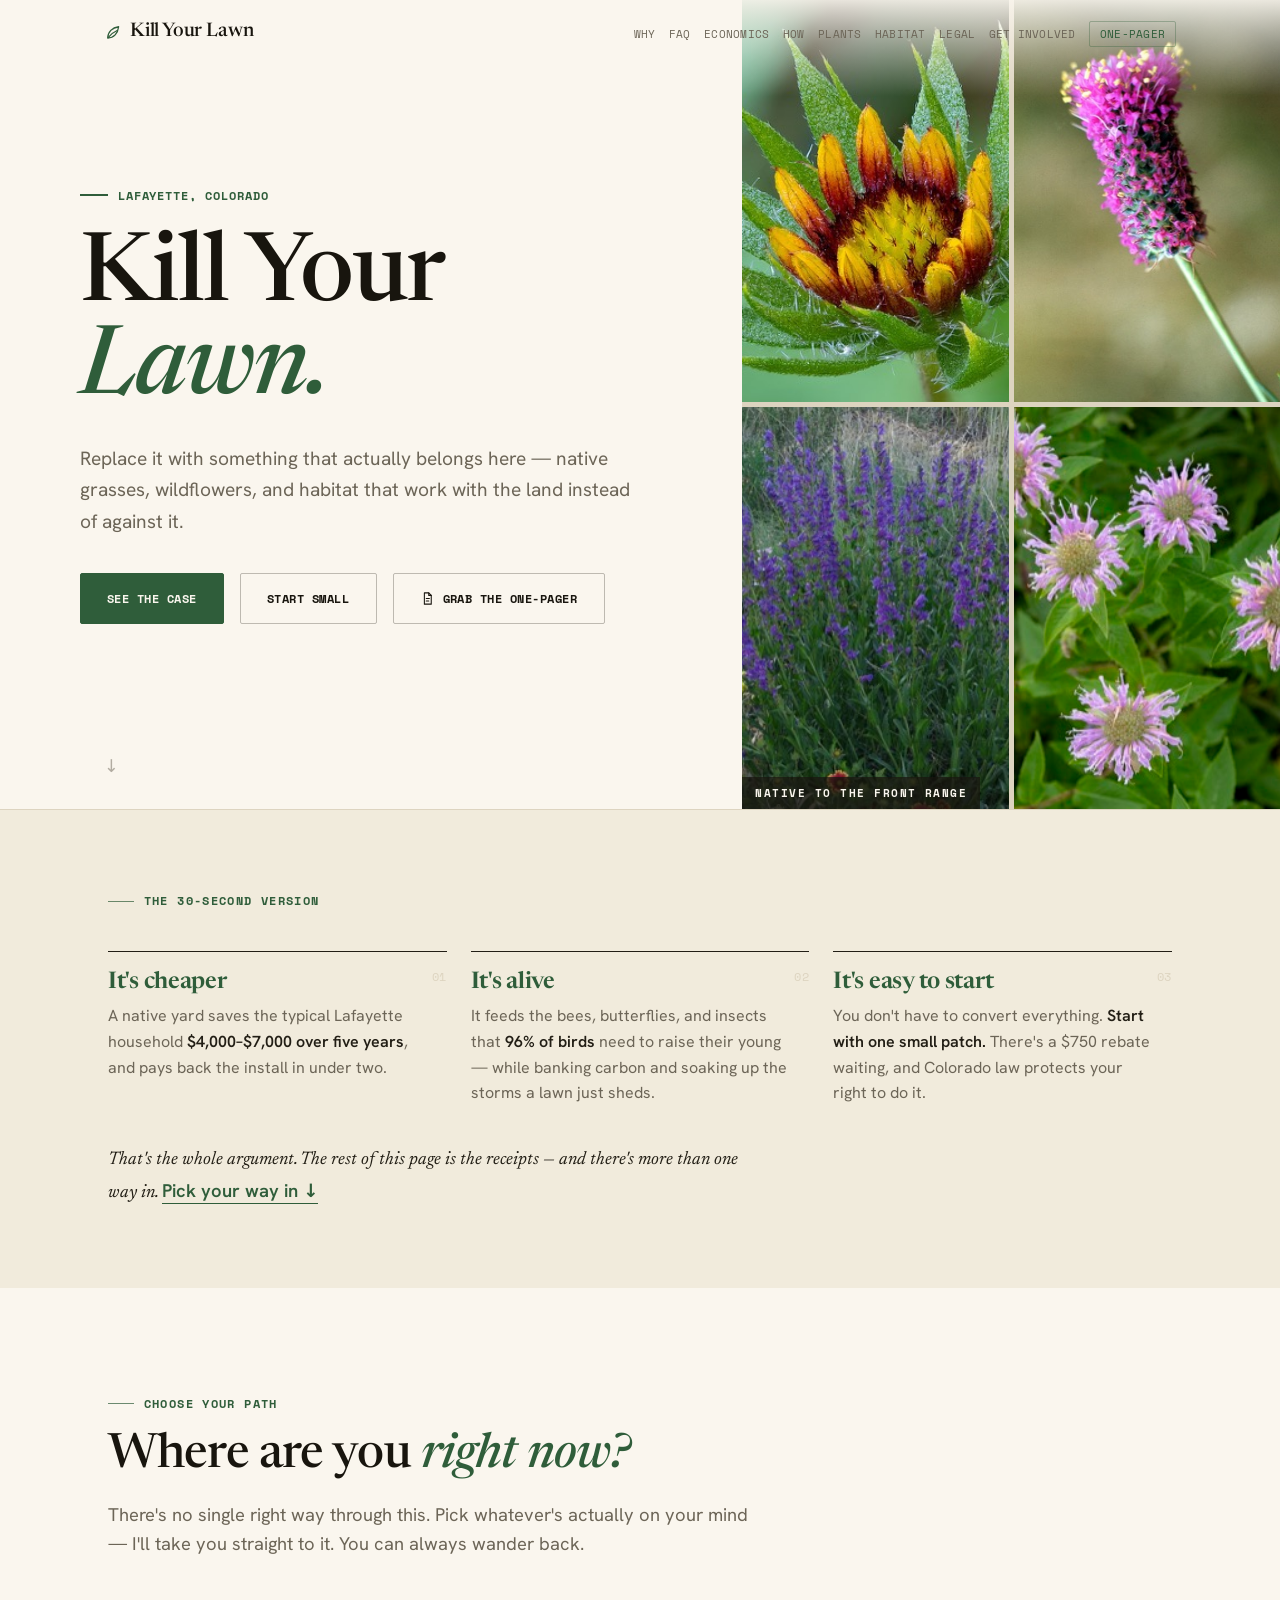
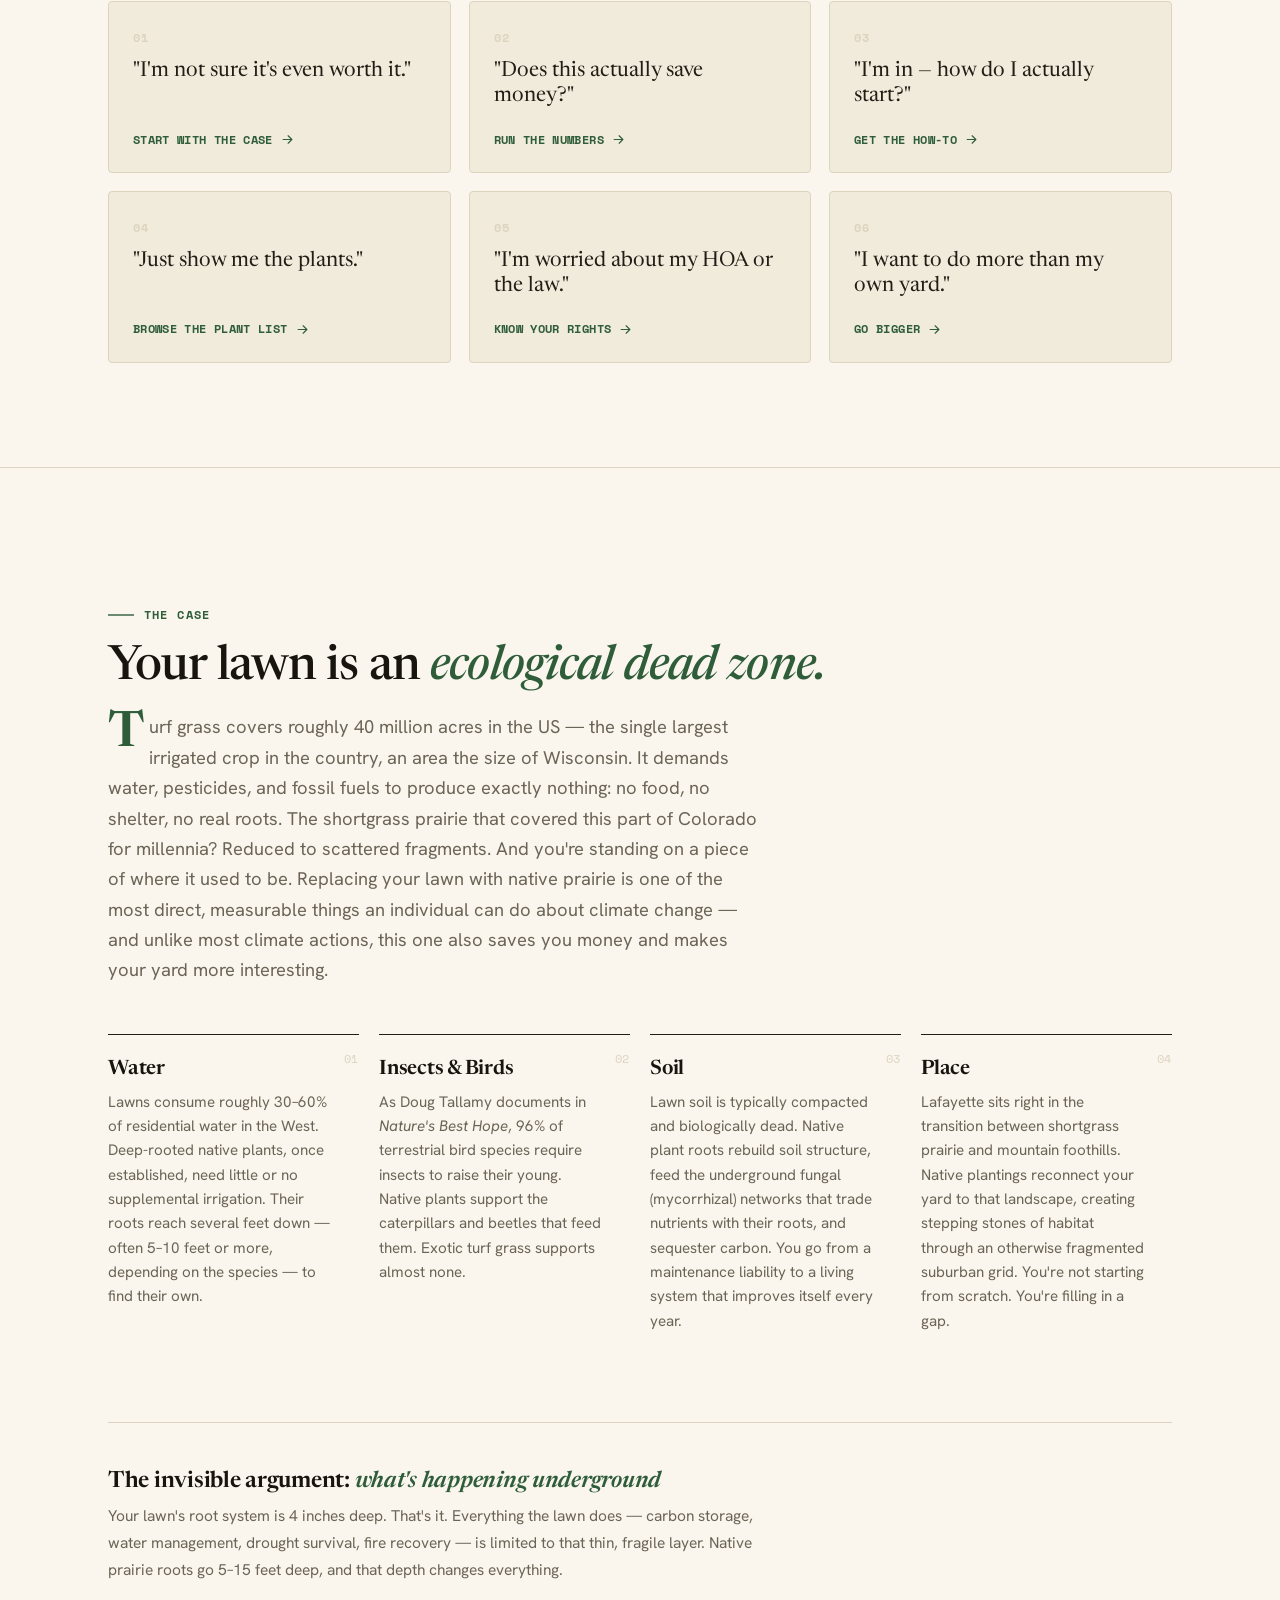
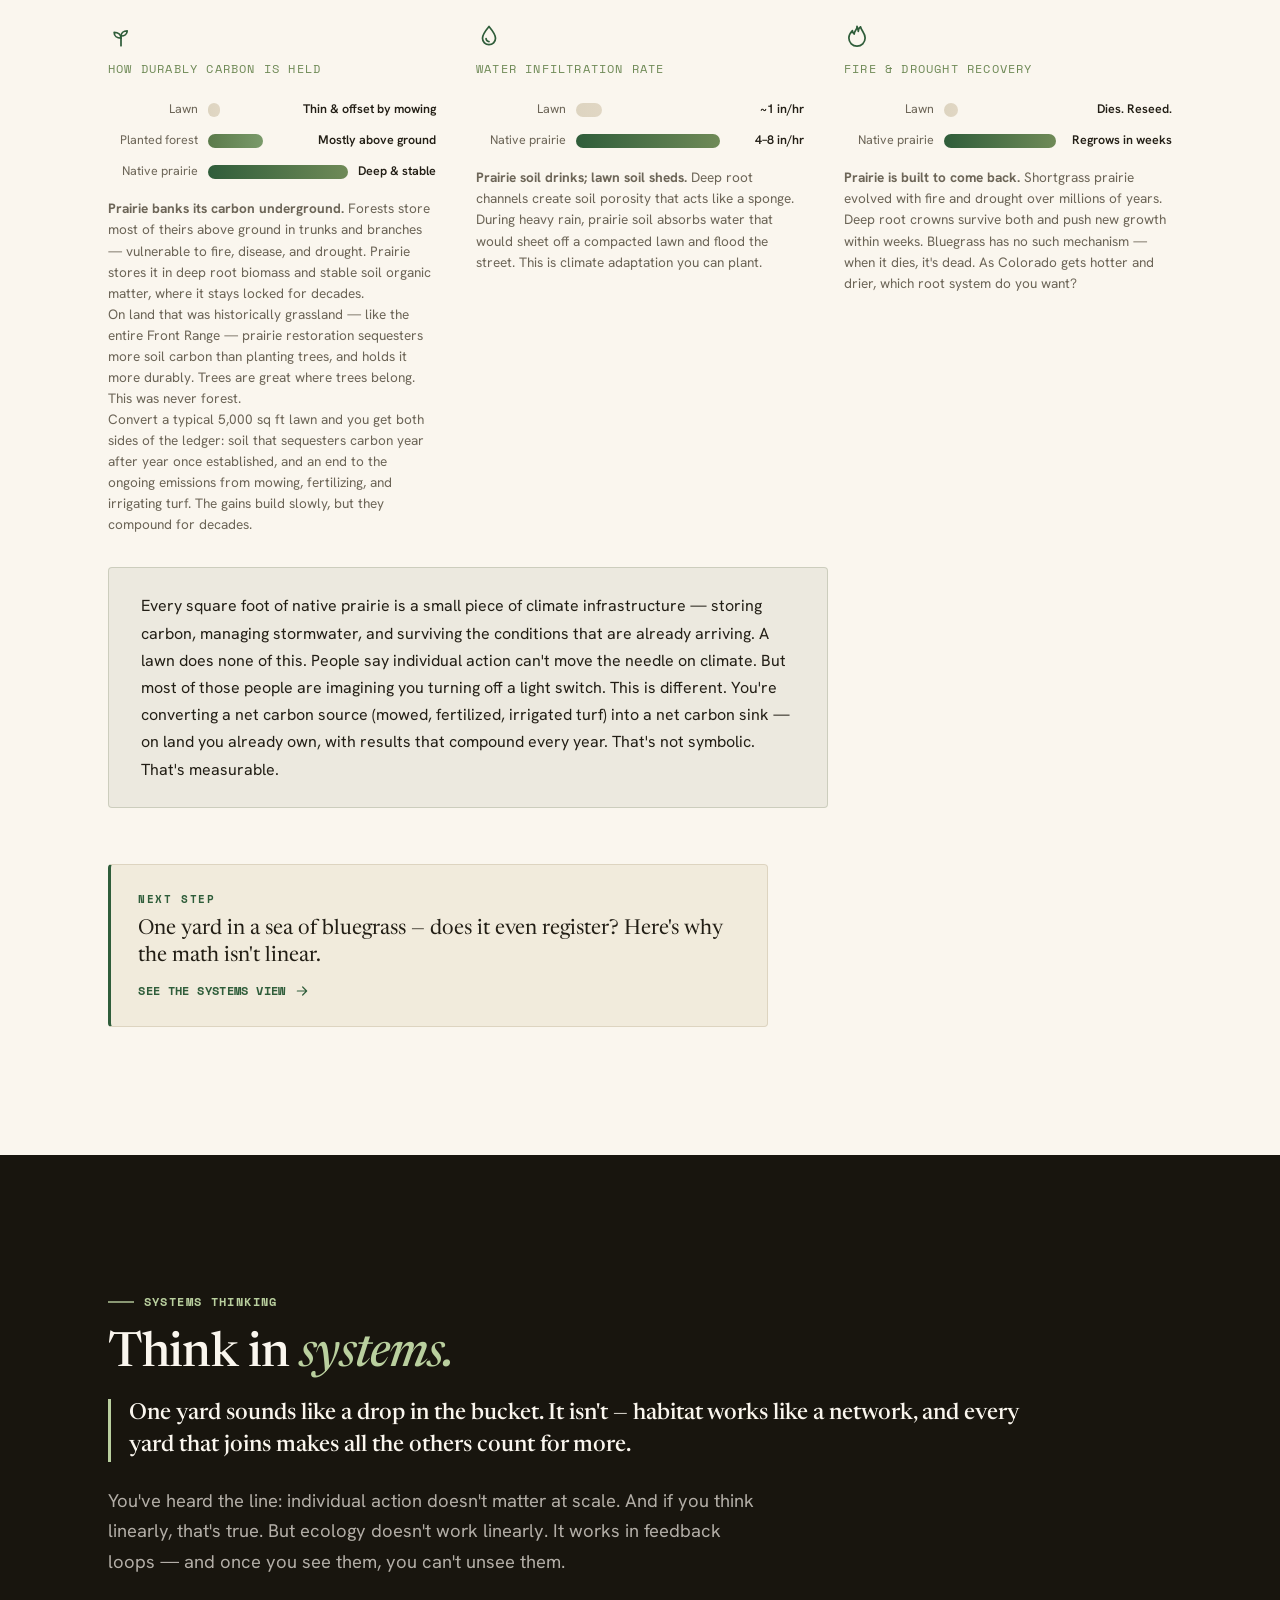
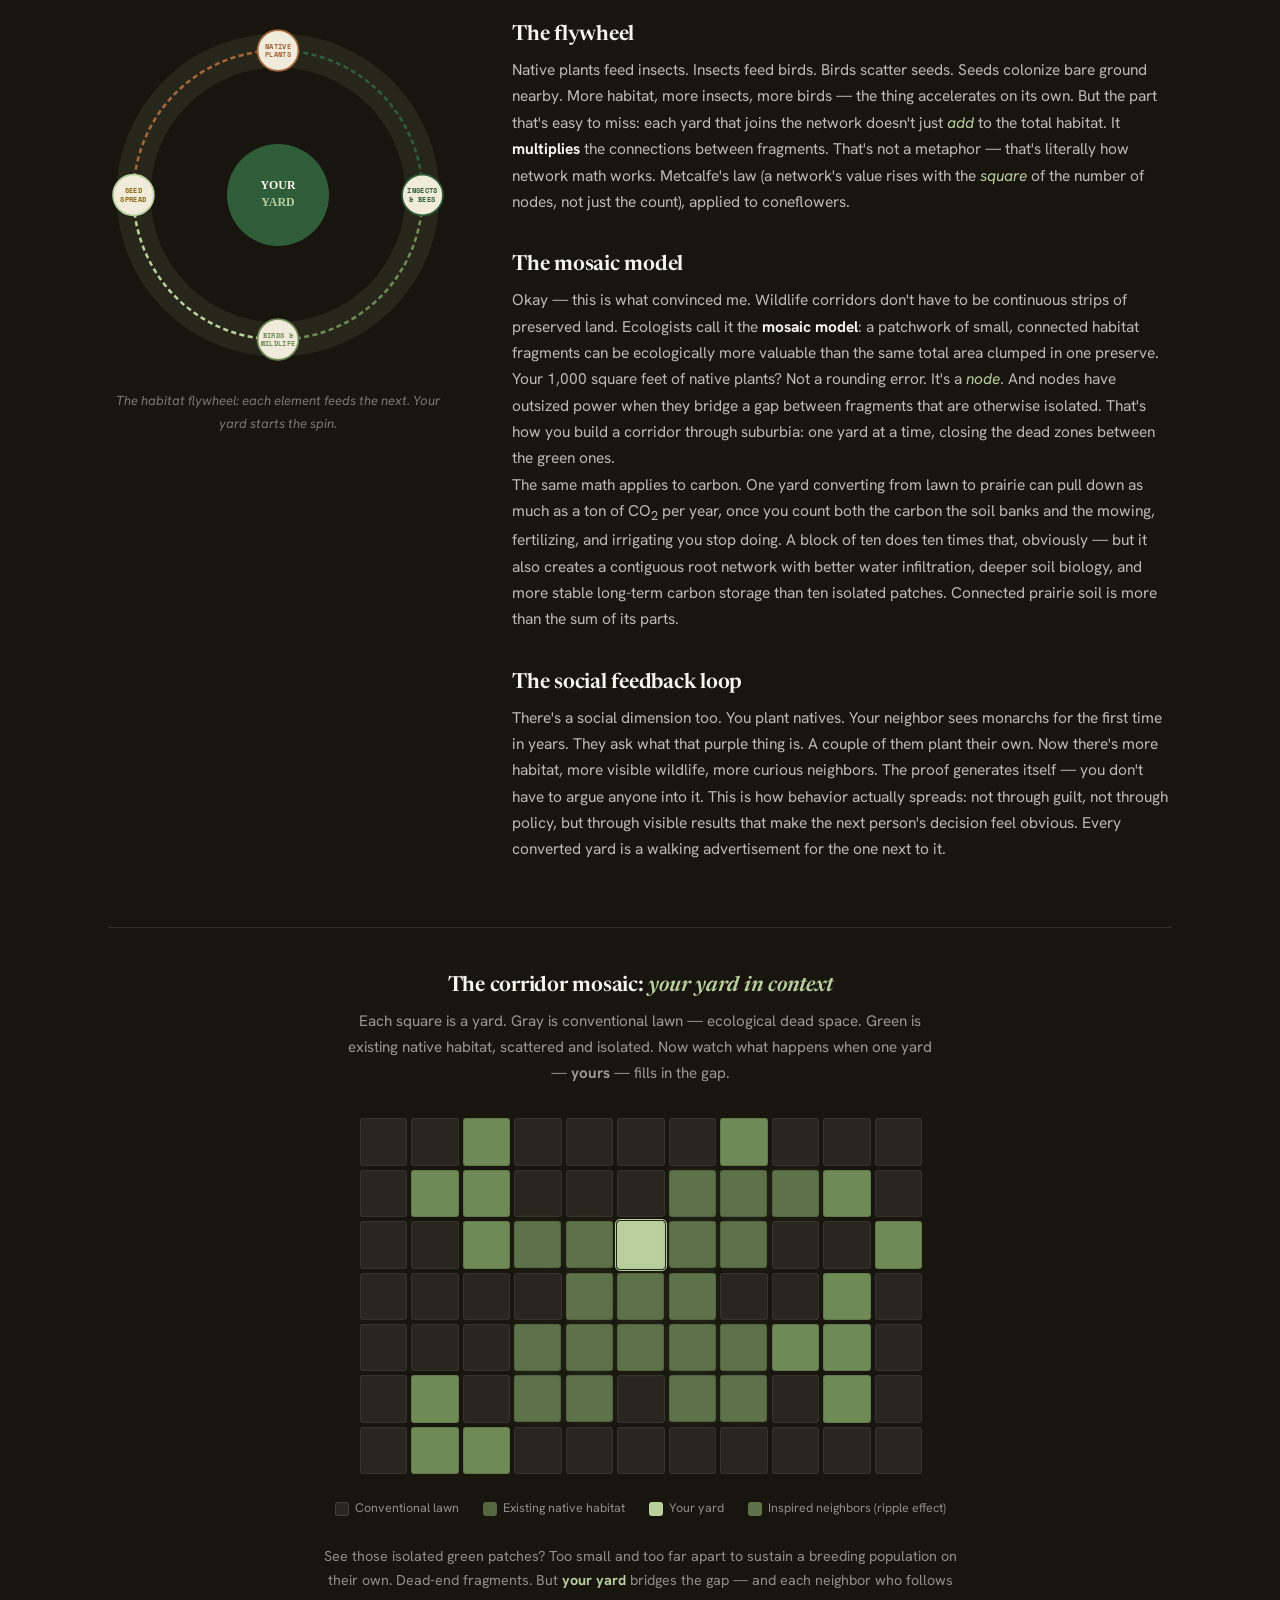
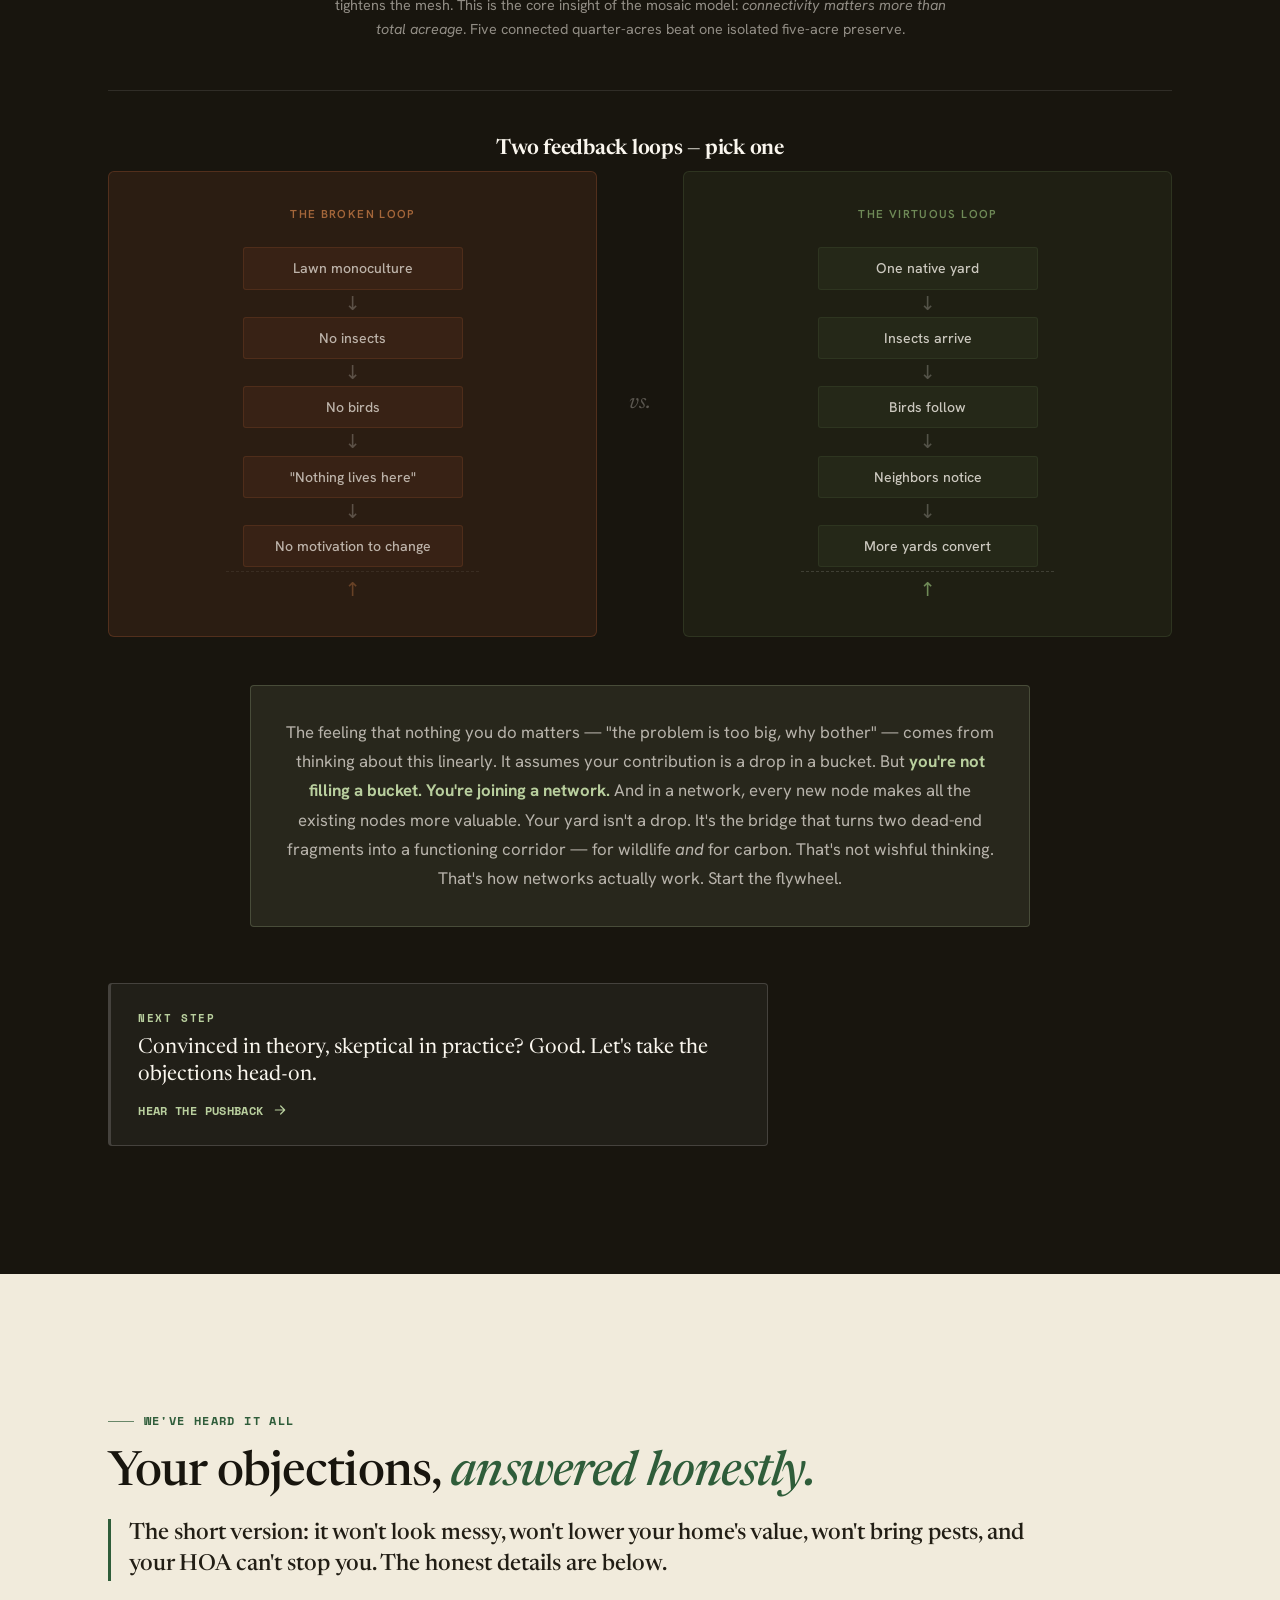
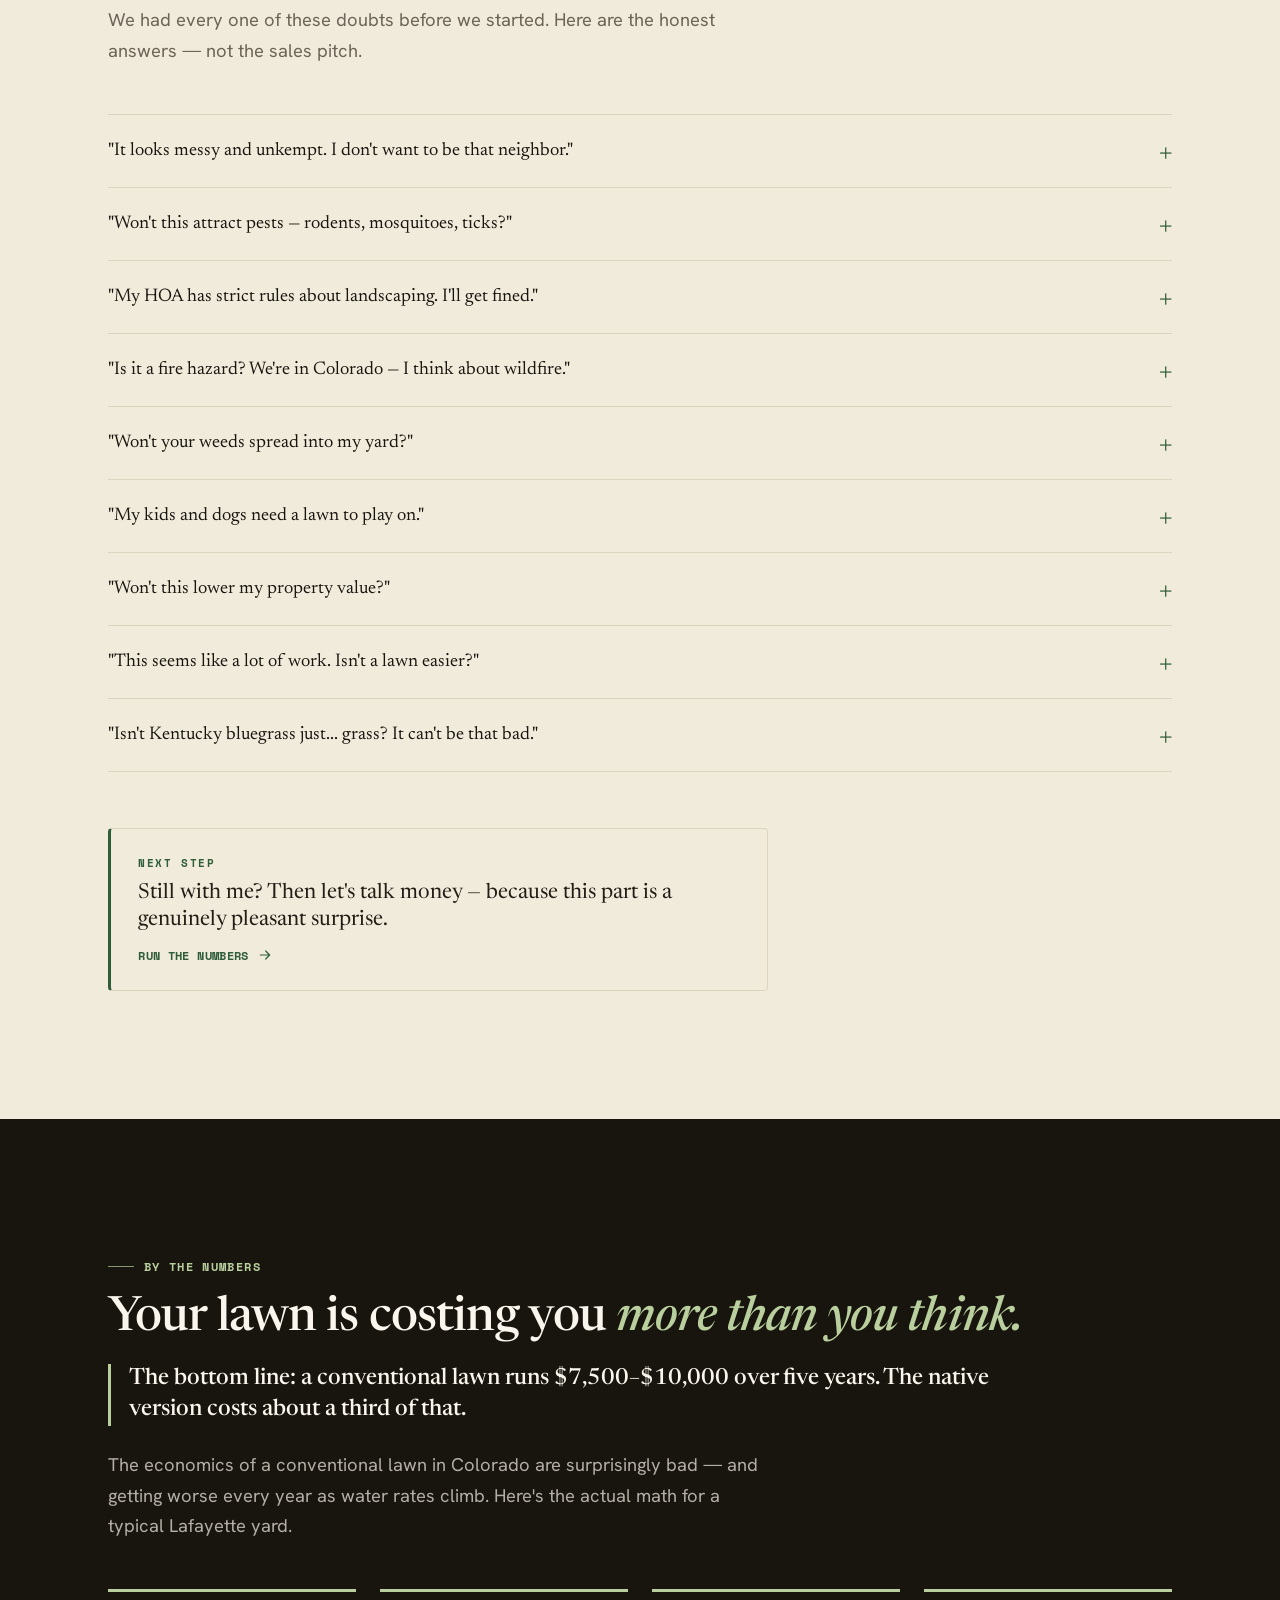
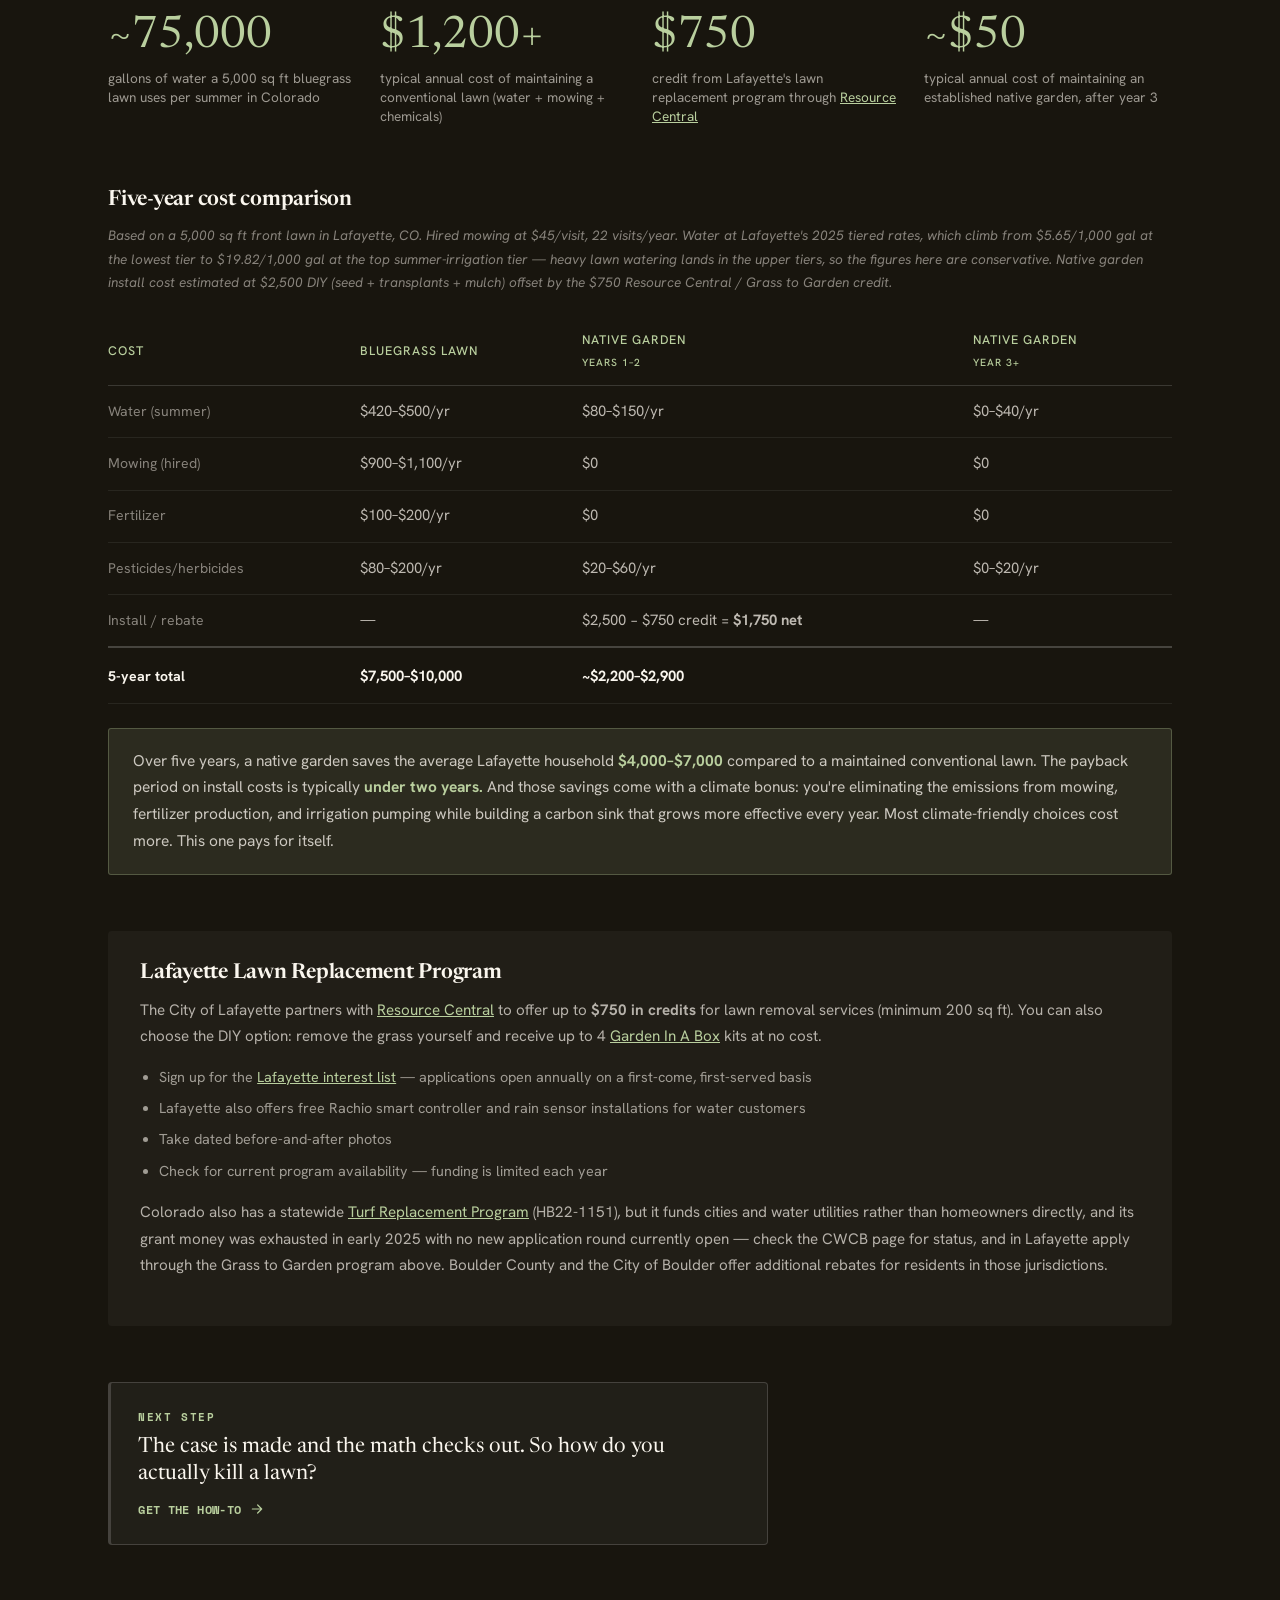
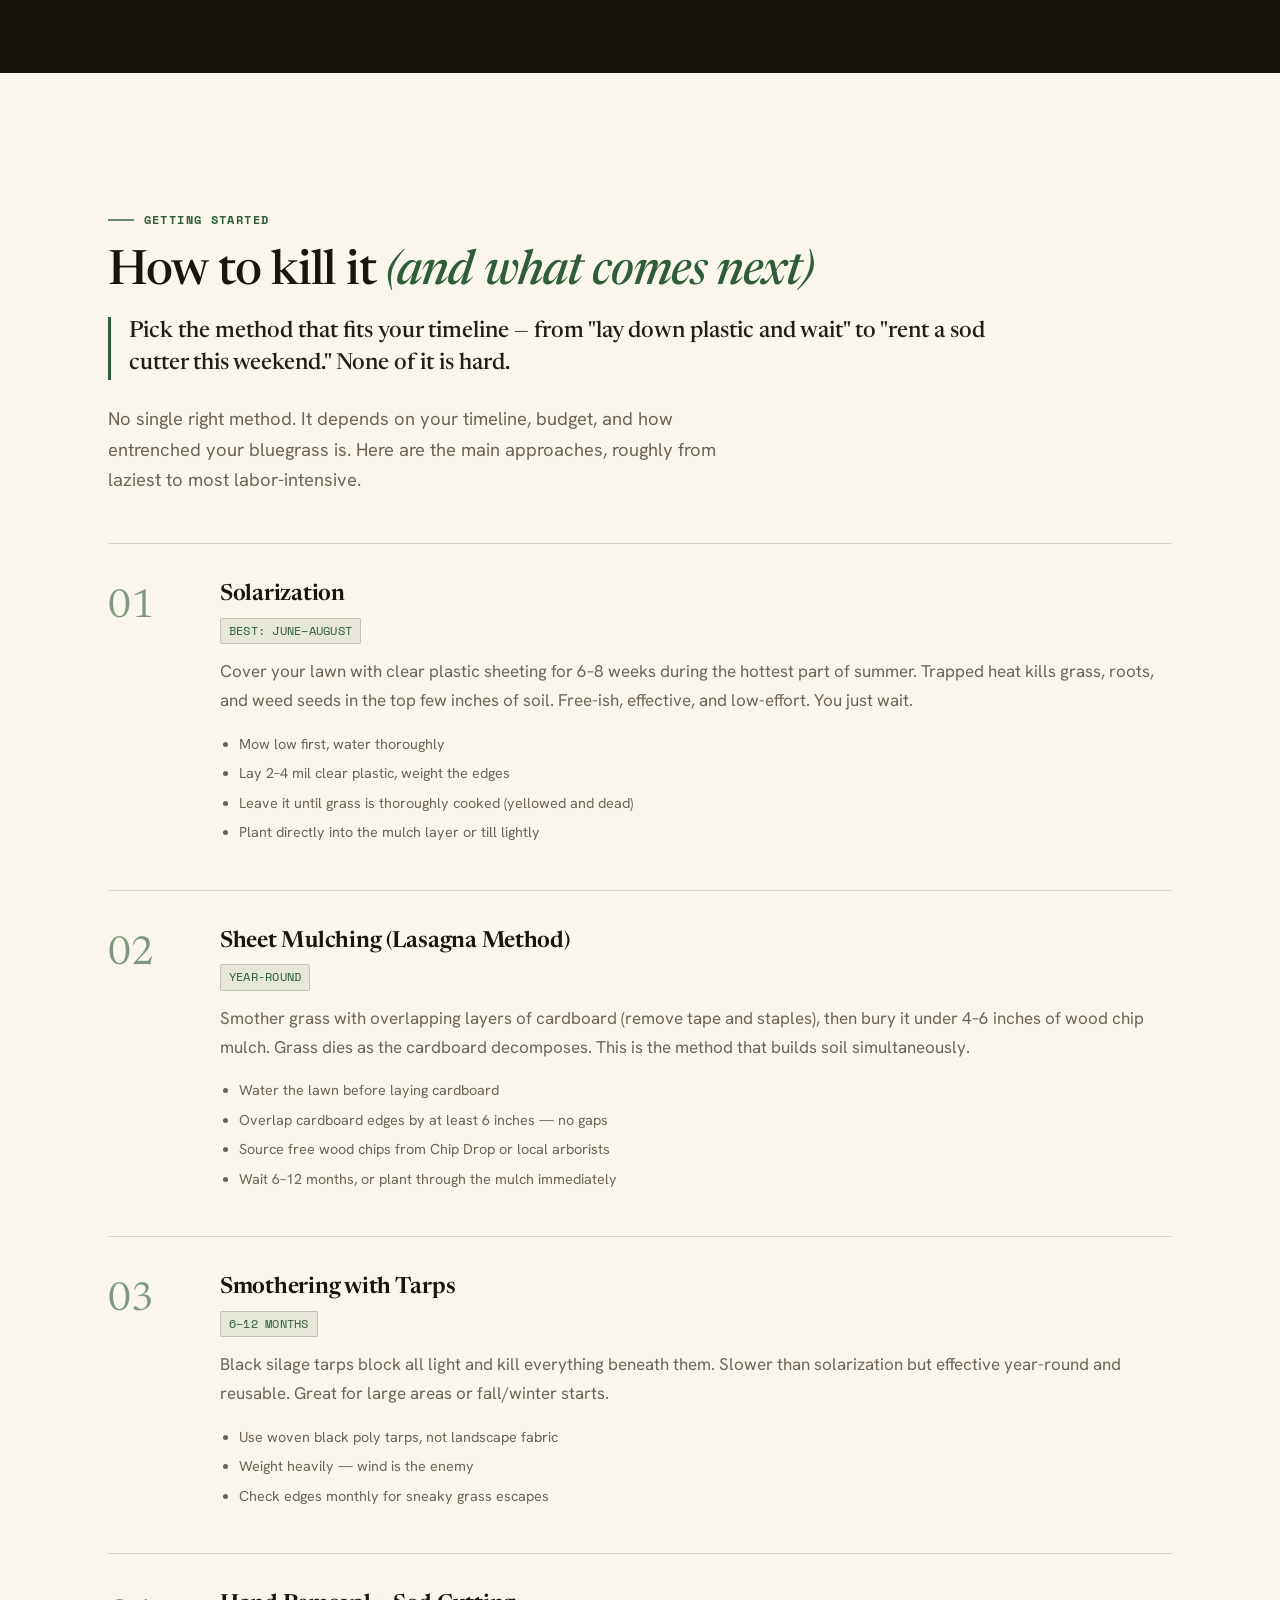
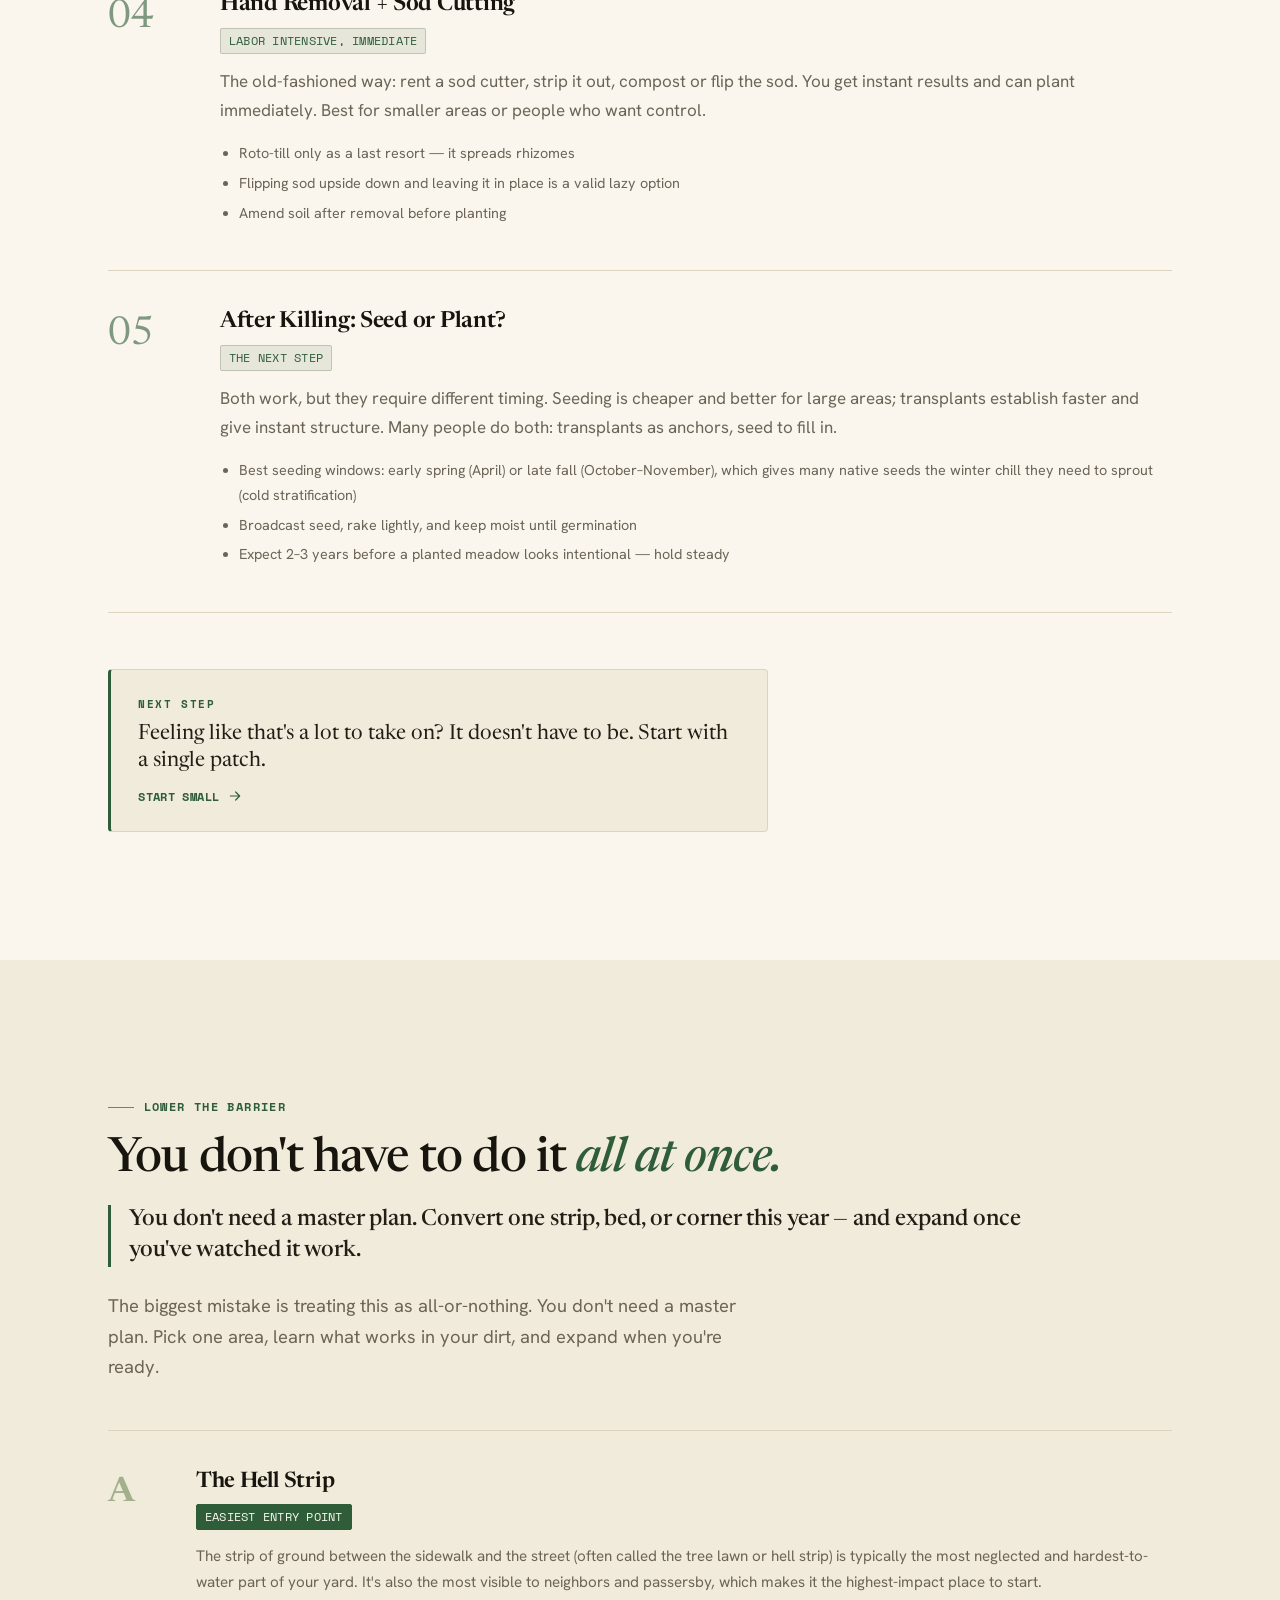
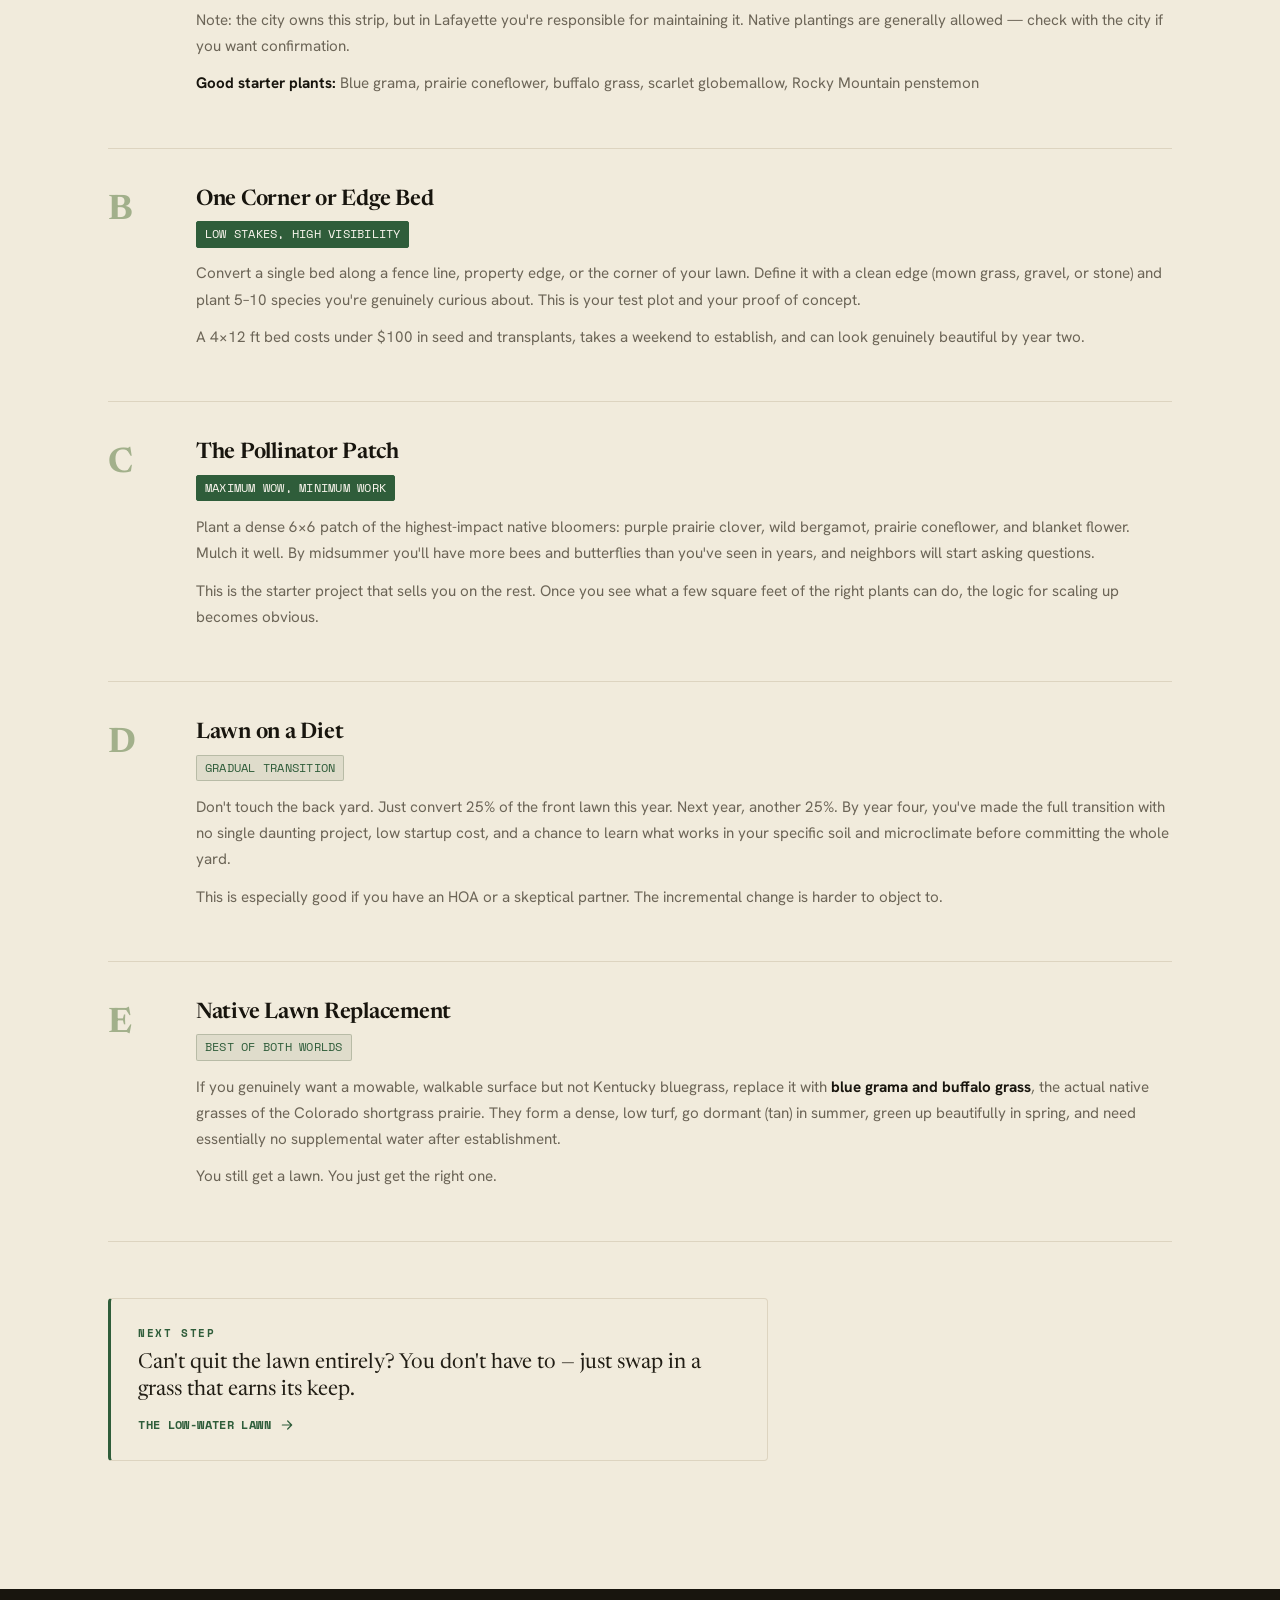
<file: index.html>
<!DOCTYPE html>
<html lang="en">
<head>
  <meta charset="UTF-8" />
  <meta name="viewport" content="width=device-width, initial-scale=1.0" />
  <meta name="description" content="Replace your Kentucky bluegrass with native prairie plants in Lafayette, Colorado. Practical guides, plant lists, legal info, and economics for lawn conversion." />
  <link rel="canonical" href="https://alexbnewhouse.github.io/Kill-Your-Lawn/" />
  <meta property="og:title" content="Kill Your Lawn — Lafayette, CO" />
  <meta property="og:description" content="Replace your lawn with native grasses, wildflowers, and habitat. Guides, plant lists, legal rights, and economics for Lafayette, Colorado homeowners." />
  <meta property="og:type" content="website" />
  <meta property="og:url" content="https://alexbnewhouse.github.io/Kill-Your-Lawn/" />
  <meta property="og:site_name" content="Kill Your Lawn" />
  <meta property="og:image" content="https://alexbnewhouse.github.io/Kill-Your-Lawn/og-image.jpg" />
  <meta property="og:image:type" content="image/jpeg" />
  <meta property="og:image:width" content="1200" />
  <meta property="og:image:height" content="630" />
  <meta property="og:image:alt" content="Kill Your Lawn — Lafayette, Colorado. Replace it with native prairie." />
  <meta name="twitter:card" content="summary_large_image" />
  <meta name="twitter:title" content="Kill Your Lawn — Lafayette, CO" />
  <meta name="twitter:description" content="Replace your lawn with native grasses, wildflowers, and habitat. A practical guide for Lafayette, Colorado homeowners." />
  <meta name="twitter:image" content="https://alexbnewhouse.github.io/Kill-Your-Lawn/og-image.jpg" />
  <meta name="twitter:image:alt" content="Kill Your Lawn — Lafayette, Colorado. Replace it with native prairie." />
  <meta name="theme-color" content="#2f5d3a" />
  <title>Kill Your Lawn — Lafayette, CO</title>
  <!-- SVG Favicon -->
  <link rel="icon" type="image/svg+xml" href="data:image/svg+xml,%3Csvg xmlns='http://www.w3.org/2000/svg' viewBox='0 0 32 32'%3E%3Crect width='32' height='32' rx='4' fill='%234a5c3a'/%3E%3Cpath d='M16 4c-2 6-8 10-8 16 0 4 3.6 8 8 8s8-4 8-8c0-6-6-10-8-16z' fill='%237a9169' opacity='0.8'/%3E%3Cpath d='M16 8c-1.5 4.5-5.5 7.5-5.5 12.5 0 3 2.5 5.5 5.5 5.5s5.5-2.5 5.5-5.5c0-5-4-8-5.5-12.5z' fill='%23c9992a' opacity='0.6'/%3E%3C/svg%3E" />
  <link rel="stylesheet" href="styles.css?v=20260618" />
  <link rel="preconnect" href="https://fonts.googleapis.com" />
  <link rel="preconnect" href="https://fonts.gstatic.com" crossorigin />
  <link href="https://fonts.googleapis.com/css2?family=Newsreader:ital,opsz,wght@0,6..72,400;0,6..72,500;0,6..72,600;0,6..72,700;1,6..72,400;1,6..72,500;1,6..72,600&family=Hanken+Grotesk:wght@400;500;600;700&family=Space+Mono:wght@400;700&display=swap" rel="stylesheet" />
  <!-- Analytics: uncomment and replace with your domain when deployed -->
  <!-- <script defer data-domain="yourdomain.com" src="https://plausible.io/js/script.js"></script> -->
</head>
<body>
  <!-- Skip to content for accessibility -->
  <a href="#main" class="skip-link">Skip to main content</a>

  <!-- NAV -->
  <nav id="nav">
    <div class="nav-inner">
      <a href="#hero" class="nav-logo"><svg viewBox="0 0 24 24" fill="none" stroke="currentColor" stroke-width="1.7" stroke-linecap="round" stroke-linejoin="round" aria-hidden="true"><path d="M5 20c0-8 6-14 14.5-15C18.5 14 13 20 5 20Z"/><path d="M5.5 19.5C9 15 13 12 17.5 10"/></svg>Kill Your Lawn</a>
      <button class="nav-toggle" aria-label="Toggle menu" aria-expanded="false">&#9776;</button>
      <ul class="nav-links">
        <li><a href="#why">Why</a></li>
        <li><a href="#objections">FAQ</a></li>
        <li><a href="#economics">Economics</a></li>
        <li><a href="#how">How</a></li>
        <li><a href="#plants">Plants</a></li>
        <li><a href="#habitat">Habitat</a></li>
        <li><a href="#legal">Legal</a></li>
        <li><a href="#get-involved">Get Involved</a></li>
        <li><a href="printable.html" target="_blank" class="nav-print">One-Pager</a></li>
      </ul>
    </div>
  </nav>

  <main id="main" tabindex="-1">

  <!-- HERO -->
  <section id="hero">
    <div class="hero-content">
      <p class="hero-eyebrow">Lafayette, Colorado</p>
      <h1>Kill Your <em>Lawn.</em></h1>
      <p class="hero-sub">Replace it with something that actually belongs here — native grasses, wildflowers, and habitat that work with the land instead of against it.</p>
      <div class="hero-ctas">
        <a href="#why" class="btn btn-primary">See the Case</a>
        <a href="#how" class="btn btn-ghost">Start Small</a>
        <a href="printable.html" target="_blank" class="btn btn-ghost"><svg viewBox="0 0 24 24" fill="none" stroke="currentColor" stroke-width="1.7" stroke-linecap="round" stroke-linejoin="round" aria-hidden="true"><path d="M7 3h7l4 4v14H7z"/><path d="M14 3v4h4"/><path d="M10 12h5M10 16h4"/></svg>Grab the One-Pager</a>
      </div>
    </div>
    <div class="hero-photos">
      <div class="hero-photo"><img src="images/plants/blanket_flower.jpg" width="480" height="360" alt="Blanket flower in bloom — fiery orange and red petals" fetchpriority="high" /></div>
      <div class="hero-photo"><img src="images/plants/purple_prairie_clover.jpg" width="326" height="480" alt="Purple prairie clover with a magenta flower spike" /></div>
      <div class="hero-photo"><img src="images/plants/rocky_mountain_penstemon.jpg" width="480" height="321" alt="Rocky Mountain penstemon — violet-blue flower stalks" /></div>
      <div class="hero-photo"><img src="images/plants/wild_bergamot.jpg" width="480" height="320" alt="Wild bergamot with lavender-pink blooms" /></div>
      <p class="hero-photos-caption">Native to the Front Range</p>
    </div>
    <div class="hero-scroll-hint">&#8595;</div>
  </section>

  <!-- 30-SECOND SUMMARY: fast on-ramp for skimmers -->
  <section id="tldr" aria-label="The case in 30 seconds">
    <div class="tldr-inner">
      <div class="section-label">The 30-Second Version</div>
      <div class="tldr-grid">
        <div class="tldr-item">
          <h3>It's cheaper</h3>
          <p>A native yard saves the typical Lafayette household <strong>$4,000–$7,000 over five years</strong>, and pays back the install in under two.</p>
        </div>
        <div class="tldr-item">
          <h3>It's alive</h3>
          <p>It feeds the bees, butterflies, and insects that <strong>96% of birds</strong> need to raise their young — while banking carbon and soaking up the storms a lawn just sheds.</p>
        </div>
        <div class="tldr-item">
          <h3>It's easy to start</h3>
          <p>You don't have to convert everything. <strong>Start with one small patch.</strong> There's a $750 rebate waiting, and Colorado law protects your right to do it.</p>
        </div>
      </div>
      <p class="tldr-foot">That's the whole argument. The rest of this page is the receipts — and there's more than one way in. <a href="#choose-path">Pick your way in&nbsp;↓</a></p>
    </div>
  </section>

  <!-- CHOOSE YOUR PATH — branching entry -->
  <section id="choose-path" aria-label="Choose your path">
    <div class="path-inner">
      <div class="section-label">Choose Your Path</div>
      <h2>Where are you <em>right now?</em></h2>
      <p class="path-intro">There's no single right way through this. Pick whatever's actually on your mind — I'll take you straight to it. You can always wander back.</p>
      <div class="path-grid">
        <a class="path-card" href="#why">
          <span class="path-num">01</span>
          <span class="path-q">"I'm not sure it's even worth it."</span>
          <span class="path-go">Start with the case <svg viewBox="0 0 24 24" fill="none" stroke="currentColor" stroke-width="1.8" stroke-linecap="round" stroke-linejoin="round" aria-hidden="true"><path d="M5 12h14M13 6l6 6-6 6"/></svg></span>
        </a>
        <a class="path-card" href="#economics">
          <span class="path-num">02</span>
          <span class="path-q">"Does this actually save money?"</span>
          <span class="path-go">Run the numbers <svg viewBox="0 0 24 24" fill="none" stroke="currentColor" stroke-width="1.8" stroke-linecap="round" stroke-linejoin="round" aria-hidden="true"><path d="M5 12h14M13 6l6 6-6 6"/></svg></span>
        </a>
        <a class="path-card" href="#how">
          <span class="path-num">03</span>
          <span class="path-q">"I'm in — how do I actually start?"</span>
          <span class="path-go">Get the how-to <svg viewBox="0 0 24 24" fill="none" stroke="currentColor" stroke-width="1.8" stroke-linecap="round" stroke-linejoin="round" aria-hidden="true"><path d="M5 12h14M13 6l6 6-6 6"/></svg></span>
        </a>
        <a class="path-card" href="#plants">
          <span class="path-num">04</span>
          <span class="path-q">"Just show me the plants."</span>
          <span class="path-go">Browse the plant list <svg viewBox="0 0 24 24" fill="none" stroke="currentColor" stroke-width="1.8" stroke-linecap="round" stroke-linejoin="round" aria-hidden="true"><path d="M5 12h14M13 6l6 6-6 6"/></svg></span>
        </a>
        <a class="path-card" href="#legal">
          <span class="path-num">05</span>
          <span class="path-q">"I'm worried about my HOA or the law."</span>
          <span class="path-go">Know your rights <svg viewBox="0 0 24 24" fill="none" stroke="currentColor" stroke-width="1.8" stroke-linecap="round" stroke-linejoin="round" aria-hidden="true"><path d="M5 12h14M13 6l6 6-6 6"/></svg></span>
        </a>
        <a class="path-card" href="#get-involved">
          <span class="path-num">06</span>
          <span class="path-q">"I want to do more than my own yard."</span>
          <span class="path-go">Go bigger <svg viewBox="0 0 24 24" fill="none" stroke="currentColor" stroke-width="1.8" stroke-linecap="round" stroke-linejoin="round" aria-hidden="true"><path d="M5 12h14M13 6l6 6-6 6"/></svg></span>
        </a>
      </div>
    </div>
  </section>

  <!-- WHY SECTION -->
  <section id="why">
    <div class="section-inner">
      <div class="section-label">The Case</div>
      <h2>Your lawn is an <em>ecological dead zone.</em></h2>
      <p class="section-intro">Turf grass covers roughly 40 million acres in the US — the single largest irrigated crop in the country, an area the size of Wisconsin. It demands water, pesticides, and fossil fuels to produce exactly nothing: no food, no shelter, no real roots. The shortgrass prairie that covered this part of Colorado for millennia? Reduced to scattered fragments. And you're standing on a piece of where it used to be. Replacing your lawn with native prairie is one of the most direct, measurable things an individual can do about climate change — and unlike most climate actions, this one also saves you money and makes your yard more interesting.</p>

      <div class="cards">
        <div class="card">
          <div class="card-icon"><svg viewBox="0 0 24 24" fill="none" stroke="currentColor" stroke-width="1.6" stroke-linecap="round" stroke-linejoin="round" aria-hidden="true"><path d="M12 3.2c3.6 4.3 6 7.6 6 10.8a6 6 0 0 1-12 0c0-3.2 2.4-6.5 6-10.8Z"/><path d="M9.3 14.4a2.7 2.7 0 0 0 2.7 2.7"/></svg></div>
          <h3>Water</h3>
          <p>Lawns consume roughly 30–60% of residential water in the West. Deep-rooted native plants, once established, need little or no supplemental irrigation. Their roots reach several feet down — often 5–10 feet or more, depending on the species — to find their own.</p>
        </div>
        <div class="card">
          <div class="card-icon"><svg viewBox="0 0 24 24" fill="none" stroke="currentColor" stroke-width="1.6" stroke-linecap="round" stroke-linejoin="round" aria-hidden="true"><path d="M12 7v11"/><path d="M12 8.5C9.5 3.5 3 4.5 3.5 9c.4 3.4 4 4.3 8.5 3"/><path d="M12 8.5c2.5-5 9-4 8.5.5-.4 3.4-4 4.3-8.5 3"/><path d="M12 11.5c-1.2 4-5.5 5.5-7.5 2.3"/><path d="M12 11.5c1.2 4 5.5 5.5 7.5 2.3"/><path d="M12 7l-1.5-2M12 7l1.5-2"/></svg></div>
          <h3>Insects &amp; Birds</h3>
          <p>As Doug Tallamy documents in <em>Nature's Best Hope</em>, 96% of terrestrial bird species require insects to raise their young. Native plants support the caterpillars and beetles that feed them. Exotic turf grass supports almost none.</p>
        </div>
        <div class="card">
          <div class="card-icon"><svg viewBox="0 0 24 24" fill="none" stroke="currentColor" stroke-width="1.6" stroke-linecap="round" stroke-linejoin="round" aria-hidden="true"><path d="M3 10h18M3 15h18M3 20h18"/><path d="M12 10V6"/><path d="M12 6.5C10.6 6.5 9.5 5.4 9.5 4 11 4 12 5 12 6.5Z"/><path d="M12 6.5C13.4 6.5 14.5 5.4 14.5 4 13 4 12 5 12 6.5Z"/></svg></div>
          <h3>Soil</h3>
          <p>Lawn soil is typically compacted and biologically dead. Native plant roots rebuild soil structure, feed the underground fungal (mycorrhizal) networks that trade nutrients with their roots, and sequester carbon. You go from a maintenance liability to a living system that improves itself every year.</p>
        </div>
        <div class="card">
          <div class="card-icon"><svg viewBox="0 0 24 24" fill="none" stroke="currentColor" stroke-width="1.6" stroke-linecap="round" stroke-linejoin="round" aria-hidden="true"><path d="M12 21s-6.4-5.6-6.4-10.4a6.4 6.4 0 0 1 12.8 0C18.4 15.4 12 21 12 21Z"/><circle cx="12" cy="10.4" r="2.3"/></svg></div>
          <h3>Place</h3>
          <p>Lafayette sits right in the transition between shortgrass prairie and mountain foothills. Native plantings reconnect your yard to that landscape, creating stepping stones of habitat through an otherwise fragmented suburban grid. You're not starting from scratch. You're filling in a gap.</p>
        </div>
      </div>

      <!-- CLIMATE RESILIENCE COMPARISON -->
      <div class="resilience-compare">
        <h3>The invisible argument: <em>what's happening underground</em></h3>
        <p class="resilience-intro">Your lawn's root system is 4 inches deep. That's it. Everything the lawn does — carbon storage, water management, drought survival, fire recovery — is limited to that thin, fragile layer. Native prairie roots go 5–15 feet deep, and that depth changes everything.</p>

        <div class="resilience-grid">
          <div class="resilience-metric">
            <div class="resilience-icon"><svg viewBox="0 0 24 24" fill="none" stroke="currentColor" stroke-width="1.6" stroke-linecap="round" stroke-linejoin="round" aria-hidden="true"><path d="M12 21v-9"/><path d="M12 14c0-3.2-2.6-5.3-6.3-5.3 0 3.2 2.6 5.3 6.3 5.3Z"/><path d="M12 12c0-2.7 2.3-4.7 5.7-4.7C17.7 10 15.4 12 12 12Z"/></svg></div>
            <div class="resilience-label">How durably carbon is held</div>
            <div class="resilience-vs">
              <div class="resilience-bar-group">
                <div class="resilience-bar-label">Lawn</div>
                <div class="resilience-bar resilience-bar-lawn" style="--pct: 15%"></div>
                <span class="resilience-val">Thin &amp; offset by mowing</span>
              </div>
              <div class="resilience-bar-group">
                <div class="resilience-bar-label">Planted forest</div>
                <div class="resilience-bar resilience-bar-forest" style="--pct: 55%"></div>
                <span class="resilience-val">Mostly above ground</span>
              </div>
              <div class="resilience-bar-group">
                <div class="resilience-bar-label">Native prairie</div>
                <div class="resilience-bar resilience-bar-native" style="--pct: 100%"></div>
                <span class="resilience-val">Deep &amp; stable</span>
              </div>
            </div>
            <p class="resilience-note"><strong>Prairie banks its carbon underground.</strong> Forests store most of theirs above ground in trunks and branches — vulnerable to fire, disease, and drought. Prairie stores it in deep root biomass and stable soil organic matter, where it stays locked for decades.</p>
            <p class="resilience-note">On land that was historically grassland — like the entire Front Range — prairie restoration sequesters more soil carbon than planting trees, and holds it more durably. Trees are great where trees belong. This was never forest.</p>
            <p class="resilience-note">Convert a typical 5,000 sq ft lawn and you get both sides of the ledger: soil that sequesters carbon year after year once established, and an end to the ongoing emissions from mowing, fertilizing, and irrigating turf. The gains build slowly, but they compound for decades.</p>
          </div>

          <div class="resilience-metric">
            <div class="resilience-icon"><svg viewBox="0 0 24 24" fill="none" stroke="currentColor" stroke-width="1.6" stroke-linecap="round" stroke-linejoin="round" aria-hidden="true"><path d="M12 3.2c3.6 4.3 6 7.6 6 10.8a6 6 0 0 1-12 0c0-3.2 2.4-6.5 6-10.8Z"/><path d="M9.3 14.4a2.7 2.7 0 0 0 2.7 2.7"/></svg></div>
            <div class="resilience-label">Water infiltration rate</div>
            <div class="resilience-vs">
              <div class="resilience-bar-group">
                <div class="resilience-bar-label">Lawn</div>
                <div class="resilience-bar resilience-bar-lawn" style="--pct: 15%"></div>
                <span class="resilience-val">~1 in/hr</span>
              </div>
              <div class="resilience-bar-group">
                <div class="resilience-bar-label">Native prairie</div>
                <div class="resilience-bar resilience-bar-native" style="--pct: 85%"></div>
                <span class="resilience-val">4–8 in/hr</span>
              </div>
            </div>
            <p class="resilience-note"><strong>Prairie soil drinks; lawn soil sheds.</strong> Deep root channels create soil porosity that acts like a sponge. During heavy rain, prairie soil absorbs water that would sheet off a compacted lawn and flood the street. This is climate adaptation you can plant.</p>
          </div>

          <div class="resilience-metric">
            <div class="resilience-icon"><svg viewBox="0 0 24 24" fill="none" stroke="currentColor" stroke-width="1.6" stroke-linecap="round" stroke-linejoin="round" aria-hidden="true"><path d="M12 3c.6 3-2.6 4.2-2.6 7.2 0 0-1.5-1-1.6-3.1-2 2-3.3 4.2-3.3 6.8a7.5 7.5 0 0 0 15 0c0-4.6-3.6-6.8-4.2-10.4-1.5 1-2.1 2.6-2.1 4.2 0-2.6-1.2-3.7-1.2-4.7Z"/></svg></div>
            <div class="resilience-label">Fire &amp; drought recovery</div>
            <div class="resilience-vs">
              <div class="resilience-bar-group">
                <div class="resilience-bar-label">Lawn</div>
                <div class="resilience-bar resilience-bar-lawn" style="--pct: 10%"></div>
                <span class="resilience-val">Dies. Reseed.</span>
              </div>
              <div class="resilience-bar-group">
                <div class="resilience-bar-label">Native prairie</div>
                <div class="resilience-bar resilience-bar-native" style="--pct: 95%"></div>
                <span class="resilience-val">Regrows in weeks</span>
              </div>
            </div>
            <p class="resilience-note"><strong>Prairie is built to come back.</strong> Shortgrass prairie evolved with fire and drought over millions of years. Deep root crowns survive both and push new growth within weeks. Bluegrass has no such mechanism — when it dies, it's dead. As Colorado gets hotter and drier, which root system do you want?</p>
          </div>
        </div>

        <p class="resilience-kicker">Every square foot of native prairie is a small piece of climate infrastructure — storing carbon, managing stormwater, and surviving the conditions that are already arriving. A lawn does none of this. People say individual action can't move the needle on climate. But most of those people are imagining you turning off a light switch. This is different. You're converting a net carbon source (mowed, fertilized, irrigated turf) into a net carbon sink — on land you already own, with results that compound every year. That's not symbolic. That's measurable.</p>
      </div>

      <a class="next-step" href="#systems">
        <span class="next-step-label">Next step</span>
        <span class="next-step-text">One yard in a sea of bluegrass — does it even register? Here's why the math isn't linear.</span>
        <span class="next-step-cta">See the systems view <svg viewBox="0 0 24 24" fill="none" stroke="currentColor" stroke-width="1.8" stroke-linecap="round" stroke-linejoin="round" aria-hidden="true"><path d="M5 12h14M13 6l6 6-6 6"/></svg></span>
      </a>

    </div>
  </section>

  <!-- SYSTEMS / FLYWHEEL SECTION -->
  <section id="systems">
    <div class="section-inner">
      <div class="section-label">Systems Thinking</div>
      <h2>Think in <em>systems.</em></h2>
      <p class="section-takeaway">One yard sounds like a drop in the bucket. It isn't — habitat works like a network, and every yard that joins makes all the others count for more.</p>
      <p class="section-intro">You've heard the line: individual action doesn't matter at scale. And if you think linearly, that's true. But ecology doesn't work linearly. It works in feedback loops — and once you see them, you can't unsee them.</p>

      <div class="systems-layout">

        <!-- Flywheel diagram -->
        <div class="flywheel-wrap">
          <svg class="flywheel-svg" viewBox="0 0 400 400" aria-label="Habitat flywheel diagram showing reinforcing feedback loops">
            <!-- Outer ring -->
            <circle cx="200" cy="200" r="170" fill="none" stroke="rgba(122,145,105,0.15)" stroke-width="40" />

            <!-- Animated rotating arrows -->
            <g class="flywheel-spin">
              <!-- Arrow arcs -->
              <path d="M200,30 A170,170 0 0,1 370,200" fill="none" stroke="var(--olive)" stroke-width="3" stroke-dasharray="6,4" />
              <path d="M370,200 A170,170 0 0,1 200,370" fill="none" stroke="var(--sage)" stroke-width="3" stroke-dasharray="6,4" />
              <path d="M200,370 A170,170 0 0,1 30,200" fill="none" stroke="var(--gold)" stroke-width="3" stroke-dasharray="6,4" />
              <path d="M30,200 A170,170 0 0,1 200,30" fill="none" stroke="var(--rust)" stroke-width="3" stroke-dasharray="6,4" />

              <!-- Arrow heads -->
              <polygon points="365,190 375,200 365,210" fill="var(--olive)" />
              <polygon points="210,365 200,375 190,365" fill="var(--sage)" />
              <polygon points="35,210 25,200 35,190" fill="var(--gold)" />
              <polygon points="190,35 200,25 210,35" fill="var(--rust)" />
            </g>

            <!-- Center -->
            <circle cx="200" cy="200" r="60" fill="var(--olive)" />
            <text x="200" y="193" text-anchor="middle" fill="var(--off-white)" font-family="'Fraunces', Georgia, serif" font-size="14" font-weight="700">YOUR</text>
            <text x="200" y="213" text-anchor="middle" fill="var(--gold)" font-family="'Fraunces', Georgia, serif" font-size="14" font-weight="700">YARD</text>

            <!-- Node circles -->
            <circle cx="200" cy="30" r="24" fill="var(--cream)" stroke="var(--rust)" stroke-width="2" />
            <text x="200" y="28" text-anchor="middle" fill="var(--rust)" font-family="'Space Mono', monospace" font-size="8" font-weight="600" letter-spacing="0.05em">NATIVE</text>
            <text x="200" y="38" text-anchor="middle" fill="var(--rust)" font-family="'Space Mono', monospace" font-size="8" font-weight="600" letter-spacing="0.05em">PLANTS</text>

            <circle cx="370" cy="200" r="24" fill="var(--cream)" stroke="var(--olive)" stroke-width="2" />
            <text x="370" y="198" text-anchor="middle" fill="var(--olive)" font-family="'Space Mono', monospace" font-size="8" font-weight="600" letter-spacing="0.05em">INSECTS</text>
            <text x="370" y="208" text-anchor="middle" fill="var(--olive)" font-family="'Space Mono', monospace" font-size="8" font-weight="600" letter-spacing="0.05em">&amp; BEES</text>

            <circle cx="200" cy="370" r="24" fill="var(--cream)" stroke="var(--sage)" stroke-width="2" />
            <text x="200" y="368" text-anchor="middle" fill="var(--sage)" font-family="'Space Mono', monospace" font-size="8" font-weight="600" letter-spacing="0.05em">BIRDS &amp;</text>
            <text x="200" y="378" text-anchor="middle" fill="var(--sage)" font-family="'Space Mono', monospace" font-size="8" font-weight="600" letter-spacing="0.05em">WILDLIFE</text>

            <circle cx="30" cy="200" r="24" fill="var(--cream)" stroke="var(--gold)" stroke-width="2" />
            <text x="30" y="198" text-anchor="middle" fill="#8a6a10" font-family="'Space Mono', monospace" font-size="8" font-weight="600" letter-spacing="0.05em">SEED</text>
            <text x="30" y="208" text-anchor="middle" fill="#8a6a10" font-family="'Space Mono', monospace" font-size="8" font-weight="600" letter-spacing="0.05em">SPREAD</text>
          </svg>
          <p class="flywheel-caption">The habitat flywheel: each element feeds the next. Your yard starts the spin.</p>
        </div>

        <!-- Text content -->
        <div class="systems-content">

          <div class="system-block">
            <h3>The flywheel</h3>
            <p>Native plants feed insects. Insects feed birds. Birds scatter seeds. Seeds colonize bare ground nearby. More habitat, more insects, more birds — the thing accelerates on its own. But the part that's easy to miss: each yard that joins the network doesn't just <em>add</em> to the total habitat. It <strong>multiplies</strong> the connections between fragments. That's not a metaphor — that's literally how network math works. Metcalfe's law (a network's value rises with the <em>square</em> of the number of nodes, not just the count), applied to coneflowers.</p>
          </div>

          <div class="system-block">
            <h3>The mosaic model</h3>
            <p>Okay — this is what convinced me. Wildlife corridors don't have to be continuous strips of preserved land. Ecologists call it the <strong>mosaic model</strong>: a patchwork of small, connected habitat fragments can be ecologically more valuable than the same total area clumped in one preserve. Your 1,000 square feet of native plants? Not a rounding error. It's a <em>node</em>. And nodes have outsized power when they bridge a gap between fragments that are otherwise isolated. That's how you build a corridor through suburbia: one yard at a time, closing the dead zones between the green ones.</p>
            <p>The same math applies to carbon. One yard converting from lawn to prairie can pull down as much as a ton of CO<sub>2</sub> per year, once you count both the carbon the soil banks and the mowing, fertilizing, and irrigating you stop doing. A block of ten does ten times that, obviously — but it also creates a contiguous root network with better water infiltration, deeper soil biology, and more stable long-term carbon storage than ten isolated patches. Connected prairie soil is more than the sum of its parts.</p>
          </div>

          <div class="system-block">
            <h3>The social feedback loop</h3>
            <p>There's a social dimension too. You plant natives. Your neighbor sees monarchs for the first time in years. They ask what that purple thing is. A couple of them plant their own. Now there's more habitat, more visible wildlife, more curious neighbors. The proof generates itself — you don't have to argue anyone into it. This is how behavior actually spreads: not through guilt, not through policy, but through visible results that make the next person's decision feel obvious. Every converted yard is a walking advertisement for the one next to it.</p>
          </div>

        </div>
      </div>

      <!-- Mosaic corridor visualization -->
      <div class="mosaic-section">
        <h3>The corridor mosaic: <em>your yard in context</em></h3>
        <p class="mosaic-intro">Each square is a yard. Gray is conventional lawn — ecological dead space. Green is existing native habitat, scattered and isolated. Now watch what happens when one yard — <strong>yours</strong> — fills in the gap.</p>

        <div class="mosaic-grid" id="mosaic-grid">
          <!-- Row 1 -->
          <div class="m-cell m-lawn"></div>
          <div class="m-cell m-lawn"></div>
          <div class="m-cell m-native m-existing" style="--d:0"></div>
          <div class="m-cell m-lawn"></div>
          <div class="m-cell m-lawn"></div>
          <div class="m-cell m-lawn"></div>
          <div class="m-cell m-lawn"></div>
          <div class="m-cell m-native m-existing" style="--d:0"></div>
          <div class="m-cell m-lawn"></div>
          <div class="m-cell m-lawn"></div>
          <div class="m-cell m-lawn"></div>
          <!-- Row 2 -->
          <div class="m-cell m-lawn"></div>
          <div class="m-cell m-native m-existing" style="--d:0"></div>
          <div class="m-cell m-native m-existing" style="--d:0"></div>
          <div class="m-cell m-lawn"></div>
          <div class="m-cell m-lawn"></div>
          <div class="m-cell m-lawn"></div>
          <div class="m-cell m-lawn m-wave" style="--d:1"></div>
          <div class="m-cell m-lawn m-wave" style="--d:1"></div>
          <div class="m-cell m-lawn m-wave" style="--d:1"></div>
          <div class="m-cell m-native m-existing" style="--d:0"></div>
          <div class="m-cell m-lawn"></div>
          <!-- Row 3 -->
          <div class="m-cell m-lawn"></div>
          <div class="m-cell m-lawn"></div>
          <div class="m-cell m-native m-existing" style="--d:0"></div>
          <div class="m-cell m-lawn m-wave" style="--d:1"></div>
          <div class="m-cell m-lawn m-wave" style="--d:1"></div>
          <div class="m-cell m-you" id="m-you"></div>
          <div class="m-cell m-lawn m-wave" style="--d:1"></div>
          <div class="m-cell m-lawn m-wave" style="--d:1"></div>
          <div class="m-cell m-lawn"></div>
          <div class="m-cell m-lawn"></div>
          <div class="m-cell m-native m-existing" style="--d:0"></div>
          <!-- Row 4 -->
          <div class="m-cell m-lawn"></div>
          <div class="m-cell m-lawn"></div>
          <div class="m-cell m-lawn"></div>
          <div class="m-cell m-lawn"></div>
          <div class="m-cell m-lawn m-wave" style="--d:1"></div>
          <div class="m-cell m-lawn m-wave" style="--d:1"></div>
          <div class="m-cell m-lawn m-wave" style="--d:1"></div>
          <div class="m-cell m-lawn"></div>
          <div class="m-cell m-lawn"></div>
          <div class="m-cell m-native m-existing" style="--d:0"></div>
          <div class="m-cell m-lawn"></div>
          <!-- Row 5 -->
          <div class="m-cell m-lawn"></div>
          <div class="m-cell m-lawn"></div>
          <div class="m-cell m-lawn"></div>
          <div class="m-cell m-lawn m-wave" style="--d:2"></div>
          <div class="m-cell m-lawn m-wave" style="--d:2"></div>
          <div class="m-cell m-lawn m-wave" style="--d:2"></div>
          <div class="m-cell m-lawn m-wave" style="--d:2"></div>
          <div class="m-cell m-lawn m-wave" style="--d:2"></div>
          <div class="m-cell m-native m-existing" style="--d:0"></div>
          <div class="m-cell m-native m-existing" style="--d:0"></div>
          <div class="m-cell m-lawn"></div>
          <!-- Row 6 -->
          <div class="m-cell m-lawn"></div>
          <div class="m-cell m-native m-existing" style="--d:0"></div>
          <div class="m-cell m-lawn"></div>
          <div class="m-cell m-lawn m-wave" style="--d:3"></div>
          <div class="m-cell m-lawn m-wave" style="--d:3"></div>
          <div class="m-cell m-lawn"></div>
          <div class="m-cell m-lawn m-wave" style="--d:3"></div>
          <div class="m-cell m-lawn m-wave" style="--d:3"></div>
          <div class="m-cell m-lawn"></div>
          <div class="m-cell m-native m-existing" style="--d:0"></div>
          <div class="m-cell m-lawn"></div>
          <!-- Row 7 -->
          <div class="m-cell m-lawn"></div>
          <div class="m-cell m-native m-existing" style="--d:0"></div>
          <div class="m-cell m-native m-existing" style="--d:0"></div>
          <div class="m-cell m-lawn"></div>
          <div class="m-cell m-lawn"></div>
          <div class="m-cell m-lawn"></div>
          <div class="m-cell m-lawn"></div>
          <div class="m-cell m-lawn"></div>
          <div class="m-cell m-lawn"></div>
          <div class="m-cell m-lawn"></div>
          <div class="m-cell m-lawn"></div>
        </div>

        <div class="mosaic-legend">
          <span class="ml-item"><span class="ml-swatch ml-s-lawn"></span> Conventional lawn</span>
          <span class="ml-item"><span class="ml-swatch ml-s-native"></span> Existing native habitat</span>
          <span class="ml-item"><span class="ml-swatch ml-s-you"></span> Your yard</span>
          <span class="ml-item"><span class="ml-swatch ml-s-wave"></span> Inspired neighbors (ripple effect)</span>
        </div>
        <p class="mosaic-note">See those isolated green patches? Too small and too far apart to sustain a breeding population on their own. Dead-end fragments. But <strong>your yard</strong> bridges the gap — and each neighbor who follows tightens the mesh. This is the core insight of the mosaic model: <em>connectivity matters more than total acreage</em>. Five connected quarter-acres beat one isolated five-acre preserve.</p>
      </div>

      <!-- Network visualization -->
      <div class="network-section">
        <h3>Two feedback loops — pick one</h3>
        <div class="loops-grid">
          <div class="loop loop-broken">
            <div class="loop-label">The broken loop</div>
            <div class="loop-diagram">
              <div class="loop-node ln-1">Lawn monoculture</div>
              <div class="loop-arrow">&darr;</div>
              <div class="loop-node ln-2">No insects</div>
              <div class="loop-arrow">&darr;</div>
              <div class="loop-node ln-3">No birds</div>
              <div class="loop-arrow">&darr;</div>
              <div class="loop-node ln-4">"Nothing lives here"</div>
              <div class="loop-arrow">&darr;</div>
              <div class="loop-node ln-5">No motivation to change</div>
              <div class="loop-arrow loop-arrow-back">&uarr;</div>
            </div>
          </div>
          <div class="loop-vs">vs.</div>
          <div class="loop loop-virtuous">
            <div class="loop-label">The virtuous loop</div>
            <div class="loop-diagram">
              <div class="loop-node ln-1">One native yard</div>
              <div class="loop-arrow">&darr;</div>
              <div class="loop-node ln-2">Insects arrive</div>
              <div class="loop-arrow">&darr;</div>
              <div class="loop-node ln-3">Birds follow</div>
              <div class="loop-arrow">&darr;</div>
              <div class="loop-node ln-4">Neighbors notice</div>
              <div class="loop-arrow">&darr;</div>
              <div class="loop-node ln-5">More yards convert</div>
              <div class="loop-arrow loop-arrow-back">&uarr;</div>
            </div>
          </div>
        </div>
        <p class="systems-kicker">The feeling that nothing you do matters — "the problem is too big, why bother" — comes from thinking about this linearly. It assumes your contribution is a drop in a bucket. But <strong>you're not filling a bucket. You're joining a network.</strong> And in a network, every new node makes all the existing nodes more valuable. Your yard isn't a drop. It's the bridge that turns two dead-end fragments into a functioning corridor — for wildlife <em>and</em> for carbon. That's not wishful thinking. That's how networks actually work. Start the flywheel.</p>
      </div>

      <a class="next-step" href="#objections">
        <span class="next-step-label">Next step</span>
        <span class="next-step-text">Convinced in theory, skeptical in practice? Good. Let's take the objections head-on.</span>
        <span class="next-step-cta">Hear the pushback <svg viewBox="0 0 24 24" fill="none" stroke="currentColor" stroke-width="1.8" stroke-linecap="round" stroke-linejoin="round" aria-hidden="true"><path d="M5 12h14M13 6l6 6-6 6"/></svg></span>
      </a>

    </div>
  </section>

  <!-- OBJECTIONS SECTION -->
  <section id="objections">
    <div class="section-inner">
      <div class="section-label">We've heard it all</div>
      <h2>Your objections, <em>answered honestly.</em></h2>
      <p class="section-takeaway">The short version: it won't look messy, won't lower your home's value, won't bring pests, and your HOA can't stop you. The honest details are below.</p>
      <p class="section-intro">We had every one of these doubts before we started. Here are the honest answers — not the sales pitch.</p>

      <div class="faq-list">

        <div class="faq-item">
          <button class="faq-question" aria-expanded="false">
            <span>"It looks messy and unkempt. I don't want to be that neighbor."</span>
            <span class="faq-icon">+</span>
          </button>
          <div class="faq-answer">
            <p>This is the most common concern — and the most understandable. The difference between a native garden and an abandoned lot is <strong>design and intention</strong>. Edges matter enormously: a clean mown border, a defined path, a few boulders, or a simple sign signals to passersby that this is deliberate, not neglect. Thomas Rainer and Claudia West's <em>Planting in a Post-Wild World</em> is essentially a manual for making ecologically-driven gardens look unmistakably intentional.</p>
            <p>It also takes time. Year one looks sparse. Year two looks promising. Year three looks like something. The neighbors who laughed often become the ones asking what that purple flower is. We've seen this happen on our own block.</p>
            <p>And honestly: Kentucky bluegrass in July in Colorado looks like beige carpet. There's a low baseline here.</p>
          </div>
        </div>

        <div class="faq-item">
          <button class="faq-question" aria-expanded="false">
            <span>"Won't this attract pests — rodents, mosquitoes, ticks?"</span>
            <span class="faq-icon">+</span>
          </button>
          <div class="faq-answer">
            <p>The opposite is closer to true. Conventional lawns are actually prime pest habitat, and the data on this for Colorado is striking.</p>
            <p><strong>Japanese beetles.</strong> Popillia japonica was first detected in Colorado in the mid-1990s and has spread rapidly across the Front Range ever since. The reason: irrigated Kentucky bluegrass lawns are their perfect breeding ground. Female beetles lay eggs in moist, well-watered turf; the larvae (white grubs) spend months underground eating grass roots before emerging as adults. Over-irrigated suburban lawns are essentially beetle nurseries. Reducing or eliminating lawn irrigation directly reduces Japanese beetle populations — this is now standard advice from CSU Extension. A dry, native grass planting offers dramatically less attractive breeding habitat.</p>
            <p><strong>Grubs, skunks, and raccoons.</strong> Skunks and raccoons tear up lawns specifically to eat those grubs. If you've had your lawn dug up overnight, thank the grub population your irrigation schedule created. Remove the grubs' habitat and you remove the animals digging for them.</p>
            <p><strong>Mosquitoes</strong> breed in standing water, not in plants. A rain garden or bioswale (a shallow, planted dip that catches and drains runoff) can actually <em>reduce</em> mosquito habitat by draining standing water faster. Native plantings also support predatory insects (dragonflies, parasitic wasps, ground beetles) that keep pest populations in check naturally.</p>
            <p>Ticks in Colorado are much less of an issue than in the humid East, and they're not associated with native gardens specifically. Keep mown edges at entry points if you're concerned.</p>
          </div>
        </div>

        <div class="faq-item">
          <button class="faq-question" aria-expanded="false">
            <span>"My HOA has strict rules about landscaping. I'll get fined."</span>
            <span class="faq-icon">+</span>
          </button>
          <div class="faq-answer">
            <p><strong>Colorado law has your back.</strong> HB 21-1229 (2021) and the stronger SB 23-178 (2023) explicitly prohibit HOAs from banning drought-tolerant or native plant landscaping. An HOA can still set reasonable standards around maintenance appearance, but they cannot require you to maintain traditional turf grass or prohibit xeriscape and native plantings outright. HOAs of single-family homes must now offer at least three pre-approved water-wise landscaping designs.</p>
            <p>If you get pushback, cite SB 23-178 directly. You can also engage your HOA proactively: bring photos of finished native gardens, show them the water savings data, and frame it as an amenity, not a rebellion. We have a sample letter in the <a href="#legal">Legal section</a> below.</p>
          </div>
        </div>

        <div class="faq-item">
          <button class="faq-question" aria-expanded="false">
            <span>"Is it a fire hazard? We're in Colorado — I think about wildfire."</span>
            <span class="faq-icon">+</span>
          </button>
          <div class="faq-answer">
            <p>This is a genuinely important question in Colorado, and the answer is nuanced. A well-designed native garden can actually be <strong>more fire-resistant</strong> than a conventional lawn in several ways:</p>
            <ul>
              <li>Native forbs (broadleaf wildflowers) have high water content and burn poorly compared to dried grass</li>
              <li>Native gardens typically include gravel mulch, decomposed granite, and stone — all non-combustible</li>
              <li>Blue grama and buffalo grass, our native shortgrass prairie species, grow short and sparse — very different from the tall, continuous fuel beds of unmown ornamental grasses</li>
              <li>A dead, drought-stressed bluegrass lawn in August is actually quite flammable</li>
            </ul>
            <p>The key is <strong>zone design</strong>: keep the area immediately adjacent to your house (within 5 feet) clear of combustible plants. Use rock mulch near foundations. CSU Extension has excellent fire-wise native plant guidance specific to the Front Range.</p>
          </div>
        </div>

        <div class="faq-item">
          <button class="faq-question" aria-expanded="false">
            <span>"Won't your weeds spread into my yard?"</span>
            <span class="faq-icon">+</span>
          </button>
          <div class="faq-answer">
            <p>Worth unpacking what "weed" means here. Kentucky bluegrass, the standard Colorado lawn grass, is native to <strong>Europe and Asia</strong>. It spreads aggressively by rhizome into natural areas, outcompeting native grasses. It is, by the ecological definition, an invasive weed. The same is true of most conventional lawn species.</p>
            <p>True native plants evolved in community with each other and with local insects and fungi. They don't typically behave invasively in their home region. Some do spread by rhizome (Maximilian sunflower, for example) or self-seed freely (coneflowers, gaillardia), but this is easily managed by mowing at the edges or pulling volunteers.</p>
            <p>If you're worried about a specific plant spreading, ask us. We're happy to choose species that stay in their lane.</p>
          </div>
        </div>

        <div class="faq-item">
          <button class="faq-question" aria-expanded="false">
            <span>"My kids and dogs need a lawn to play on."</span>
            <span class="faq-icon">+</span>
          </button>
          <div class="faq-answer">
            <p>Totally valid, and compatible with going native. Nobody is saying eliminate every blade of grass. The approach most families take is to <strong>keep a small functional turf area</strong> (back yard, side yard, wherever play happens) and convert the front lawn and less-used areas to natives. A 400 sq ft patch of buffalo grass handles most backyard play needs, uses a fraction of the water of a full bluegrass lawn, and can be mown short.</p>
            <p>Kids who grow up with a native garden also get something a mown lawn can't offer: bugs to observe, flowers to pick, caterpillars to find, birds to watch. The yard becomes genuinely interesting. We'd argue that's worth more than a flat green surface.</p>
          </div>
        </div>

        <div class="faq-item">
          <button class="faq-question" aria-expanded="false">
            <span>"Won't this lower my property value?"</span>
            <span class="faq-icon">+</span>
          </button>
          <div class="faq-answer">
            <p>The evidence actually points the other way, especially in the West. Water costs are real money in Colorado home calculations now, and a mature native garden that requires zero irrigation is a legit selling point. Front Range buyers increasingly expect water-wise landscaping — it's not the novelty it was ten years ago.</p>
            <p>Studies of xeriscape conversions in the arid West — including University of Nevada research on residential xeriscape — have found neutral-to-positive effects on property value, with no measurable reduction and often a modest premium, largely because buyers factor in lower ongoing maintenance and water costs.</p>
            <p>Also: a well-designed native garden photographs beautifully for listings, especially in spring and fall when lawns look like beige carpet and natives are peaking.</p>
          </div>
        </div>

        <div class="faq-item">
          <button class="faq-question" aria-expanded="false">
            <span>"This seems like a lot of work. Isn't a lawn easier?"</span>
            <span class="faq-icon">+</span>
          </button>
          <div class="faq-answer">
            <p>A lawn is <em>constant</em> low-grade work: mowing weekly, watering on a schedule, fertilizing, reseeding bare patches, treating for grubs. It never stops. A native garden is <em>front-loaded</em>: there's real effort in year one to establish plants and control weeds while things are getting roots down. Years two and three you're troubleshooting and filling in gaps. By year four, you're mostly just watching.</p>
            <p>The long-term math is unambiguous. No mowing. No irrigation schedule. No fertilizer. A few hours a year of editing: removing unwanted volunteers, cutting back dead stalks in spring (which provide overwintering habitat for solitary bees). That's it.</p>
            <p>The transition is the hard part. Once you're through it, the garden largely runs itself.</p>
          </div>
        </div>

        <div class="faq-item">
          <button class="faq-question" aria-expanded="false">
            <span>"Isn't Kentucky bluegrass just... grass? It can't be that bad."</span>
            <span class="faq-icon">+</span>
          </button>
          <div class="faq-answer">
            <p>Kentucky bluegrass is native to the steppes of Europe and Central Asia. It was imported in the 1600s and has since spread across most of North America, outcompeting native grasses in disturbed areas. In Colorado, it escapes lawn edges into riparian corridors (the green ribbons of habitat along streams) and grassland remnants where it displaces native species.</p>
            <p>More importantly: it supports almost no native insects. Native oaks (Quercus) support over 500 species of caterpillar. Native goldenrod supports 115 species. Kentucky bluegrass supports functionally none. It didn't co-evolve with anything here. A biological desert that happens to look green for about three months of the year.</p>
            <p>Doug Tallamy's research frames this starkly: every square foot of exotic monoculture is a square foot that produces no food for the insects that feed birds, that feed larger predators. The cumulative effect of 40 million acres of lawn is a wildlife catastrophe in slow motion.</p>
          </div>
        </div>

      </div>

      <a class="next-step" href="#economics">
        <span class="next-step-label">Next step</span>
        <span class="next-step-text">Still with me? Then let's talk money — because this part is a genuinely pleasant surprise.</span>
        <span class="next-step-cta">Run the numbers <svg viewBox="0 0 24 24" fill="none" stroke="currentColor" stroke-width="1.8" stroke-linecap="round" stroke-linejoin="round" aria-hidden="true"><path d="M5 12h14M13 6l6 6-6 6"/></svg></span>
      </a>
    </div>
  </section>

  <!-- ECONOMICS SECTION -->
  <section id="economics">
    <div class="section-inner">
      <div class="section-label">By the Numbers</div>
      <h2>Your lawn is costing you <em>more than you think.</em></h2>
      <p class="section-takeaway">The bottom line: a conventional lawn runs $7,500–$10,000 over five years. The native version costs about a third of that.</p>
      <p class="section-intro">The economics of a conventional lawn in Colorado are surprisingly bad — and getting worse every year as water rates climb. Here's the actual math for a typical Lafayette yard.</p>

      <div class="econ-big-numbers">
        <div class="econ-stat">
          <div class="econ-number">~75,000</div>
          <div class="econ-label">gallons of water a 5,000 sq ft bluegrass lawn uses per summer in Colorado</div>
        </div>
        <div class="econ-stat">
          <div class="econ-number">$1,200+</div>
          <div class="econ-label">typical annual cost of maintaining a conventional lawn (water + mowing + chemicals)</div>
        </div>
        <div class="econ-stat">
          <div class="econ-number">$750</div>
          <div class="econ-label">credit from Lafayette's lawn replacement program through <a href="https://resourcecentral.org/lawn/" target="_blank" rel="noopener" style="color:var(--gold);text-decoration:underline;">Resource Central</a></div>
        </div>
        <div class="econ-stat">
          <div class="econ-number">~$50</div>
          <div class="econ-label">typical annual cost of maintaining an established native garden, after year 3</div>
        </div>
      </div>

      <div class="econ-compare">
        <h3>Five-year cost comparison</h3>
        <p class="econ-note">Based on a 5,000 sq ft front lawn in Lafayette, CO. Hired mowing at $45/visit, 22 visits/year. Water at Lafayette's 2025 tiered rates, which climb from $5.65/1,000 gal at the lowest tier to $19.82/1,000 gal at the top summer-irrigation tier — heavy lawn watering lands in the upper tiers, so the figures here are conservative. Native garden install cost estimated at $2,500 DIY (seed + transplants + mulch) offset by the $750 Resource Central / Grass to Garden credit.</p>
        <div class="compare-table-wrap">
          <table class="compare-table">
            <thead>
              <tr>
                <th>Cost</th>
                <th>Bluegrass Lawn</th>
                <th>Native Garden<br/><small>Years 1–2</small></th>
                <th>Native Garden<br/><small>Year 3+</small></th>
              </tr>
            </thead>
            <tbody>
              <tr>
                <td>Water (summer)</td>
                <td>$420–$500/yr</td>
                <td>$80–$150/yr</td>
                <td>$0–$40/yr</td>
              </tr>
              <tr>
                <td>Mowing (hired)</td>
                <td>$900–$1,100/yr</td>
                <td>$0</td>
                <td>$0</td>
              </tr>
              <tr>
                <td>Fertilizer</td>
                <td>$100–$200/yr</td>
                <td>$0</td>
                <td>$0</td>
              </tr>
              <tr>
                <td>Pesticides/herbicides</td>
                <td>$80–$200/yr</td>
                <td>$20–$60/yr</td>
                <td>$0–$20/yr</td>
              </tr>
              <tr>
                <td>Install / rebate</td>
                <td>—</td>
                <td>$2,500 − $750 credit = <strong>$1,750 net</strong></td>
                <td>—</td>
              </tr>
              <tr class="compare-total">
                <td><strong>5-year total</strong></td>
                <td><strong>$7,500–$10,000</strong></td>
                <td colspan="2"><strong>~$2,200–$2,900</strong></td>
              </tr>
            </tbody>
          </table>
        </div>
        <p class="econ-callout">Over five years, a native garden saves the average Lafayette household <strong>$4,000–$7,000</strong> compared to a maintained conventional lawn. The payback period on install costs is typically <strong>under two years.</strong> And those savings come with a climate bonus: you're eliminating the emissions from mowing, fertilizer production, and irrigation pumping while building a carbon sink that grows more effective every year. Most climate-friendly choices cost more. This one pays for itself.</p>
      </div>

      <div class="econ-rebate">
        <h3>Lafayette Lawn Replacement Program</h3>
        <p>The City of Lafayette partners with <a href="https://resourcecentral.org/lawn/" target="_blank" rel="noopener" style="color:var(--gold);text-decoration:underline;">Resource Central</a> to offer up to <strong>$750 in credits</strong> for lawn removal services (minimum 200 sq ft). You can also choose the DIY option: remove the grass yourself and receive up to 4 <a href="https://resourcecentral.org/garden-in-a-box/" target="_blank" rel="noopener" style="color:var(--gold);text-decoration:underline;">Garden In A Box</a> kits at no cost.</p>
        <ul>
          <li>Sign up for the <a href="https://www.lafayetteco.gov/3849/Outdoor-Water-Efficiency-Rebates" target="_blank" rel="noopener" style="color:var(--gold);text-decoration:underline;">Lafayette interest list</a> — applications open annually on a first-come, first-served basis</li>
          <li>Lafayette also offers free Rachio smart controller and rain sensor installations for water customers</li>
          <li>Take dated before-and-after photos</li>
          <li>Check for current program availability — funding is limited each year</li>
        </ul>
        <p>Colorado also has a statewide <a href="https://cwcb.colorado.gov/turf" target="_blank" rel="noopener" style="color:var(--gold);text-decoration:underline;">Turf Replacement Program</a> (HB22-1151), but it funds cities and water utilities rather than homeowners directly, and its grant money was exhausted in early 2025 with no new application round currently open — check the CWCB page for status, and in Lafayette apply through the Grass to Garden program above. Boulder County and the City of Boulder offer additional rebates for residents in those jurisdictions.</p>
      </div>

      <a class="next-step" href="#how">
        <span class="next-step-label">Next step</span>
        <span class="next-step-text">The case is made and the math checks out. So how do you actually kill a lawn?</span>
        <span class="next-step-cta">Get the how-to <svg viewBox="0 0 24 24" fill="none" stroke="currentColor" stroke-width="1.8" stroke-linecap="round" stroke-linejoin="round" aria-hidden="true"><path d="M5 12h14M13 6l6 6-6 6"/></svg></span>
      </a>

    </div>
  </section>

  <!-- HOW / METHODS SECTION -->
  <section id="how">
    <div class="section-inner">
      <div class="section-label">Getting Started</div>
      <h2>How to kill it <em>(and what comes next)</em></h2>
      <p class="section-takeaway">Pick the method that fits your timeline — from "lay down plastic and wait" to "rent a sod cutter this weekend." None of it is hard.</p>
      <p class="section-intro">No single right method. It depends on your timeline, budget, and how entrenched your bluegrass is. Here are the main approaches, roughly from laziest to most labor-intensive.</p>

      <div class="methods">

        <div class="method">
          <div class="method-num">01</div>
          <div class="method-body">
            <h3>Solarization</h3>
            <span class="tag">Best: June–August</span>
            <p>Cover your lawn with clear plastic sheeting for 6–8 weeks during the hottest part of summer. Trapped heat kills grass, roots, and weed seeds in the top few inches of soil. Free-ish, effective, and low-effort. You just wait.</p>
            <ul>
              <li>Mow low first, water thoroughly</li>
              <li>Lay 2–4 mil clear plastic, weight the edges</li>
              <li>Leave it until grass is thoroughly cooked (yellowed and dead)</li>
              <li>Plant directly into the mulch layer or till lightly</li>
            </ul>
          </div>
        </div>

        <div class="method">
          <div class="method-num">02</div>
          <div class="method-body">
            <h3>Sheet Mulching (Lasagna Method)</h3>
            <span class="tag">Year-round</span>
            <p>Smother grass with overlapping layers of cardboard (remove tape and staples), then bury it under 4–6 inches of wood chip mulch. Grass dies as the cardboard decomposes. This is the method that builds soil simultaneously.</p>
            <ul>
              <li>Water the lawn before laying cardboard</li>
              <li>Overlap cardboard edges by at least 6 inches — no gaps</li>
              <li>Source free wood chips from <a href="https://getchipdrop.com" target="_blank" rel="noopener">Chip Drop</a> or local arborists</li>
              <li>Wait 6–12 months, or plant through the mulch immediately</li>
            </ul>
          </div>
        </div>

        <div class="method">
          <div class="method-num">03</div>
          <div class="method-body">
            <h3>Smothering with Tarps</h3>
            <span class="tag">6–12 months</span>
            <p>Black silage tarps block all light and kill everything beneath them. Slower than solarization but effective year-round and reusable. Great for large areas or fall/winter starts.</p>
            <ul>
              <li>Use woven black poly tarps, not landscape fabric</li>
              <li>Weight heavily — wind is the enemy</li>
              <li>Check edges monthly for sneaky grass escapes</li>
            </ul>
          </div>
        </div>

        <div class="method">
          <div class="method-num">04</div>
          <div class="method-body">
            <h3>Hand Removal + Sod Cutting</h3>
            <span class="tag">Labor intensive, immediate</span>
            <p>The old-fashioned way: rent a sod cutter, strip it out, compost or flip the sod. You get instant results and can plant immediately. Best for smaller areas or people who want control.</p>
            <ul>
              <li>Roto-till only as a last resort — it spreads rhizomes</li>
              <li>Flipping sod upside down and leaving it in place is a valid lazy option</li>
              <li>Amend soil after removal before planting</li>
            </ul>
          </div>
        </div>

        <div class="method">
          <div class="method-num">05</div>
          <div class="method-body">
            <h3>After Killing: Seed or Plant?</h3>
            <span class="tag">The next step</span>
            <p>Both work, but they require different timing. Seeding is cheaper and better for large areas; transplants establish faster and give instant structure. Many people do both: transplants as anchors, seed to fill in.</p>
            <ul>
              <li>Best seeding windows: early spring (April) or late fall (October–November), which gives many native seeds the winter chill they need to sprout (cold stratification)</li>
              <li>Broadcast seed, rake lightly, and keep moist until germination</li>
              <li>Expect 2–3 years before a planted meadow looks intentional — hold steady</li>
            </ul>
          </div>
        </div>

      </div>

      <a class="next-step" href="#start-small">
        <span class="next-step-label">Next step</span>
        <span class="next-step-text">Feeling like that's a lot to take on? It doesn't have to be. Start with a single patch.</span>
        <span class="next-step-cta">Start small <svg viewBox="0 0 24 24" fill="none" stroke="currentColor" stroke-width="1.8" stroke-linecap="round" stroke-linejoin="round" aria-hidden="true"><path d="M5 12h14M13 6l6 6-6 6"/></svg></span>
      </a>
    </div>
  </section>

  <!-- START SMALL SECTION -->
  <section id="start-small">
    <div class="section-inner">
      <div class="section-label">Lower the Barrier</div>
      <h2>You don't have to do it <em>all at once.</em></h2>
      <p class="section-takeaway">You don't need a master plan. Convert one strip, bed, or corner this year — and expand once you've watched it work.</p>
      <p class="section-intro">The biggest mistake is treating this as all-or-nothing. You don't need a master plan. Pick one area, learn what works in your dirt, and expand when you're ready.</p>

      <div class="start-grid">

        <div class="start-option">
          <div class="start-num">A</div>
          <div class="start-content">
            <h3>The Hell Strip</h3>
            <span class="tag tag-easy">Easiest entry point</span>
            <p>The strip of ground between the sidewalk and the street (often called the tree lawn or hell strip) is typically the most neglected and hardest-to-water part of your yard. It's also the most visible to neighbors and passersby, which makes it the highest-impact place to start.</p>
            <p>Note: the city owns this strip, but in Lafayette you're responsible for maintaining it. Native plantings are generally allowed — check with the city if you want confirmation.</p>
            <p><strong>Good starter plants:</strong> Blue grama, prairie coneflower, buffalo grass, scarlet globemallow, Rocky Mountain penstemon</p>
          </div>
        </div>

        <div class="start-option">
          <div class="start-num">B</div>
          <div class="start-content">
            <h3>One Corner or Edge Bed</h3>
            <span class="tag tag-easy">Low stakes, high visibility</span>
            <p>Convert a single bed along a fence line, property edge, or the corner of your lawn. Define it with a clean edge (mown grass, gravel, or stone) and plant 5–10 species you're genuinely curious about. This is your test plot and your proof of concept.</p>
            <p>A 4×12 ft bed costs under $100 in seed and transplants, takes a weekend to establish, and can look genuinely beautiful by year two.</p>
          </div>
        </div>

        <div class="start-option">
          <div class="start-num">C</div>
          <div class="start-content">
            <h3>The Pollinator Patch</h3>
            <span class="tag tag-easy">Maximum wow, minimum work</span>
            <p>Plant a dense 6×6 patch of the highest-impact native bloomers: purple prairie clover, wild bergamot, prairie coneflower, and blanket flower. Mulch it well. By midsummer you'll have more bees and butterflies than you've seen in years, and neighbors will start asking questions.</p>
            <p>This is the starter project that sells you on the rest. Once you see what a few square feet of the right plants can do, the logic for scaling up becomes obvious.</p>
          </div>
        </div>

        <div class="start-option">
          <div class="start-num">D</div>
          <div class="start-content">
            <h3>Lawn on a Diet</h3>
            <span class="tag">Gradual transition</span>
            <p>Don't touch the back yard. Just convert 25% of the front lawn this year. Next year, another 25%. By year four, you've made the full transition with no single daunting project, low startup cost, and a chance to learn what works in your specific soil and microclimate before committing the whole yard.</p>
            <p>This is especially good if you have an HOA or a skeptical partner. The incremental change is harder to object to.</p>
          </div>
        </div>

        <div class="start-option">
          <div class="start-num">E</div>
          <div class="start-content">
            <h3>Native Lawn Replacement</h3>
            <span class="tag">Best of both worlds</span>
            <p>If you genuinely want a mowable, walkable surface but not Kentucky bluegrass, replace it with <strong>blue grama and buffalo grass</strong>, the actual native grasses of the Colorado shortgrass prairie. They form a dense, low turf, go dormant (tan) in summer, green up beautifully in spring, and need essentially no supplemental water after establishment.</p>
            <p>You still get a lawn. You just get the right one.</p>
          </div>
        </div>

      </div>

      <a class="next-step" href="#native-lawn">
        <span class="next-step-label">Next step</span>
        <span class="next-step-text">Can't quit the lawn entirely? You don't have to — just swap in a grass that earns its keep.</span>
        <span class="next-step-cta">The low-water lawn <svg viewBox="0 0 24 24" fill="none" stroke="currentColor" stroke-width="1.8" stroke-linecap="round" stroke-linejoin="round" aria-hidden="true"><path d="M5 12h14M13 6l6 6-6 6"/></svg></span>
      </a>
    </div>
  </section>

  <!-- NATIVE LAWN SECTION -->
  <section id="native-lawn">
    <div class="section-inner">
      <div class="section-label">For the Lawn Insistent</div>
      <h2>You can keep a lawn. <em>Just use the right grass.</em></h2>
      <p class="section-takeaway">Want something mowable and walkable? Blue grama and buffalo grass give you a real lawn on almost no water — the grasses that grew here first.</p>
      <p class="section-intro">If you genuinely need a mowable surface (kids, dogs, HOA optics), you don't have to use Kentucky bluegrass. The shortgrass prairie that once covered this exact ground was, in fact, a low-growing lawn. Here's what it was made of, and what it can do for you.</p>

      <!-- WHAT YOU'VE GOT -->
      <div class="turf-id-section">
        <h3>First: identify what you're actually dealing with</h3>
        <p class="root-chart-intro">Most Colorado yards have one of four grasses, often in a mix. Knowing which one matters because they differ in how hard they are to kill, how deep their roots go, and how much water they demand.</p>
        <div class="turf-id-grid">

          <div class="turf-card turf-bad">
            <div class="turf-card-header">
              <div class="turf-dot" style="background:#7a9169"></div>
              <div>
                <h4>Kentucky Bluegrass</h4>
                <em>Poa pratensis</em> — Eurasia
              </div>
            </div>
            <ul>
              <li><strong>ID:</strong> Fine, boat-shaped leaf tip; deep blue-green color; spreads by underground rhizomes to form dense sod</li>
              <li><strong>Roots:</strong> 2–6 inches — cannot reach water without irrigation</li>
              <li><strong>Water demand:</strong> Extremely high — needs 1–1.5" per week in summer</li>
              <li><strong>Japanese beetles:</strong> Primary host grass in Colorado — female beetles strongly prefer moist bluegrass for egg-laying</li>
              <li><strong>Kill difficulty:</strong> Hard. Rhizomes survive most surface treatments; solarization or repeated smothering required</li>
            </ul>
          </div>

          <div class="turf-card turf-mediocre">
            <div class="turf-card-header">
              <div class="turf-dot" style="background:#c9992a"></div>
              <div>
                <h4>Tall Fescue</h4>
                <em>Festuca arundinacea</em> — Eurasia
              </div>
            </div>
            <div class="turf-tier-badge tier-mediocre">Less bad — not good</div>
            <ul>
              <li><strong>ID:</strong> Coarse, wide leaf blades; clumpy growth; lighter green than bluegrass; no rhizomes — grows in bunches</li>
              <li><strong>Roots:</strong> 2–3 feet — meaningfully deeper than bluegrass (4") or ryegrass (6"), and this difference is real. But context: native shortgrass prairie grasses root at 5–7 feet. Fescue reaches roughly 15–25% of what evolved here.</li>
              <li><strong>Water demand:</strong> Moderate — a genuine step up from bluegrass. In a typical Colorado summer, fescue needs ~0.5–0.75" per week versus bluegrass's 1–1.5". That's a real reduction. But "significantly less thirsty than bluegrass" is not the same as "drought tolerant" — established native grasses need essentially zero supplemental irrigation.</li>
              <li><strong>Japanese beetles:</strong> Moderate host — less preferred than bluegrass but still supports egg-laying when irrigated</li>
              <li><strong>Native insects:</strong> Supports essentially zero. Fescue evolved in Eurasia. It co-evolved with Eurasian insects, not Colorado ones. Better roots do not improve ecological function.</li>
              <li><strong>Kill difficulty:</strong> Moderate. No rhizomes, so sheet mulching and solarization work well. Clumps can be dug out</li>
            </ul>
            <div class="fescue-callout">A step up from bluegrass on water. Still at zero on ecology.</div>
          </div>

          <div class="turf-card turf-bad">
            <div class="turf-card-header">
              <div class="turf-dot" style="background:#a0b07a"></div>
              <div>
                <h4>Perennial Ryegrass</h4>
                <em>Lolium perenne</em> — Europe
              </div>
            </div>
            <ul>
              <li><strong>ID:</strong> Shiny underside of leaf blade; fine texture; germinates very fast (7–10 days); often mixed with bluegrass seed</li>
              <li><strong>Roots:</strong> 4–6 inches — extremely shallow; the shallowest of common lawn grasses</li>
              <li><strong>Water demand:</strong> Very high. Wilts and browns first in drought</li>
              <li><strong>Kill difficulty:</strong> Easy. Shallow roots die quickly under any smothering method. Often the first to go in a conversion</li>
              <li><strong>Note:</strong> Doesn't overwinter reliably on its own in CO — usually a component of a seed mix rather than a pure stand</li>
            </ul>
          </div>

          <div class="turf-card turf-bad">
            <div class="turf-card-header">
              <div class="turf-dot" style="background:#c8a060"></div>
              <div>
                <h4>Bermuda Grass</h4>
                <em>Cynodon dactylon</em> — Africa/Asia
              </div>
            </div>
            <ul>
              <li><strong>ID:</strong> Gray-green, fine-textured; spreads aggressively by both rhizomes AND stolons (above-ground runners); goes straw-tan in fall and stays that way until late spring</li>
              <li><strong>Roots:</strong> 6+ feet — surprisingly deep for how much water it demands</li>
              <li><strong>Water demand:</strong> Moderate when established; higher when actively growing. Becoming more common in southern CO as temperatures rise</li>
              <li><strong>Kill difficulty:</strong> Very hard. One of the most persistent lawn grasses — rhizomes and stolons regenerate from small fragments. May require multiple solarization cycles or repeated smothering over 1–2 seasons</li>
              <li><strong>Note:</strong> If you have Bermuda, expect the conversion to take longer. Don't skip steps.</li>
            </ul>
          </div>

        </div>

        <!-- Water use comparison -->
        <div class="water-use-compare">
          <h4>Weekly summer water needs — in context</h4>
          <p class="water-compare-note">Tall fescue is genuinely less water-hungry than bluegrass. The question is whether that's the right benchmark.</p>
          <div class="water-bars">
            <div class="water-bar-row">
              <span class="water-grass-name">Kentucky bluegrass</span>
              <div class="water-bar-track"><div class="water-bar wb-bad" style="--wpct: 100%"></div></div>
              <span class="water-val">1.0–1.5 in/week</span>
            </div>
            <div class="water-bar-row">
              <span class="water-grass-name">Perennial ryegrass</span>
              <div class="water-bar-track"><div class="water-bar wb-bad" style="--wpct: 82%"></div></div>
              <span class="water-val">0.9–1.2 in/week</span>
            </div>
            <div class="water-bar-row water-bar-row-highlight">
              <span class="water-grass-name">Tall fescue ↑</span>
              <div class="water-bar-track"><div class="water-bar wb-mediocre" style="--wpct: 50%"></div></div>
              <span class="water-val">0.5–0.75 in/week</span>
            </div>
            <div class="water-bar-row">
              <span class="water-grass-name">Bermuda grass</span>
              <div class="water-bar-track"><div class="water-bar wb-bad" style="--wpct: 42%"></div></div>
              <span class="water-val">0.4–0.8 in/week</span>
            </div>
            <div class="water-bar-row">
              <span class="water-grass-name">Blue grama / buffalo grass</span>
              <div class="water-bar-track"><div class="water-bar wb-good" style="--wpct: 1%"></div></div>
              <span class="water-val">~0 (established)</span>
            </div>
          </div>
          <p class="water-context-note">On a 5,000 sq ft lawn over a 20-week Colorado summer: fescue saves roughly 25,000–35,000 gallons versus bluegrass — real money. A native grass planting saves nearly all of it — on the order of 75,000 gallons. Fescue is better than bluegrass. It is not a replacement for native grasses.</p>
        </div>

        <!-- Insect support comparison -->
        <div class="insect-support-compare">
          <h4>Native insect species supported</h4>
          <p class="insect-compare-note">Root depth addresses water. It does nothing for wildlife. Here fescue's advantage over bluegrass essentially disappears.</p>
          <div class="insect-bars">
            <div class="insect-bar-row">
              <span class="insect-plant-name">Kentucky bluegrass</span>
              <div class="insect-bar-track"><div class="insect-bar ib-bad" style="--ipct: 1%"></div></div>
              <span class="insect-val">~0 caterpillar species</span>
            </div>
            <div class="insect-bar-row insect-row-highlight">
              <span class="insect-plant-name">Tall fescue ↑</span>
              <div class="insect-bar-track"><div class="insect-bar ib-mediocre" style="--ipct: 2%"></div></div>
              <span class="insect-val">~2–5 specialist moths</span>
            </div>
            <div class="insect-bar-row">
              <span class="insect-plant-name">Blue grama (native grass)</span>
              <div class="insect-bar-track"><div class="insect-bar ib-good" style="--ipct: 22%"></div></div>
              <span class="insect-val">20+ native insect species</span>
            </div>
            <div class="insect-bar-row">
              <span class="insect-plant-name">Purple prairie clover</span>
              <div class="insect-bar-track"><div class="insect-bar ib-good" style="--ipct: 45%"></div></div>
              <span class="insect-val">40+ bee visitor species</span>
            </div>
            <div class="insect-bar-row">
              <span class="insect-plant-name">Native goldenrod (Solidago)</span>
              <div class="insect-bar-track"><div class="insect-bar ib-good" style="--ipct: 100%"></div></div>
              <span class="insect-val">115 caterpillar species (Tallamy)</span>
            </div>
          </div>
        </div>

      </div>

      <!-- ROOT DEPTH CHART -->
      <div class="root-chart-section">
        <h3>Why root depth matters</h3>
        <p class="root-chart-intro">Roots determine everything: drought tolerance, soil health, carbon storage, and water infiltration. This is what's happening underground in your lawn right now, versus what could be. Each bar represents root depth to scale.</p>

        <div class="root-chart" aria-label="Root depth comparison chart">

          <!-- Ground line -->
          <div class="ground-line">
            <span class="ground-label">Ground level</span>
          </div>

          <div class="root-columns">

            <div class="root-col" data-depth="4" data-above="3">
              <div class="above-ground" style="--above-in: 3;">
                <div class="shoot-label">Kentucky<br/>bluegrass</div>
                <div class="shoot-bar shoot-alien"></div>
              </div>
              <div class="root-bar-wrap">
                <div class="root-bar root-alien" style="--depth-in: 4;">
                  <span class="depth-label">4"</span>
                </div>
              </div>
              <div class="grass-name alien-name">Exotic — Eurasia</div>
            </div>

            <div class="root-col" data-depth="6" data-above="6">
              <div class="above-ground" style="--above-in: 6;">
                <div class="shoot-label">Perennial<br/>ryegrass</div>
                <div class="shoot-bar shoot-alien"></div>
              </div>
              <div class="root-bar-wrap">
                <div class="root-bar root-alien" style="--depth-in: 6;">
                  <span class="depth-label">6"</span>
                </div>
              </div>
              <div class="grass-name alien-name">Exotic — Europe</div>
            </div>

            <div class="root-col" data-depth="30" data-above="12">
              <div class="above-ground" style="--above-in: 12;">
                <div class="shoot-label">Tall<br/>fescue</div>
                <div class="shoot-bar shoot-alien"></div>
              </div>
              <div class="root-bar-wrap">
                <div class="root-bar root-alien" style="--depth-in: 30;">
                  <span class="depth-label">2.5 ft</span>
                </div>
              </div>
              <div class="grass-name alien-name">Exotic — Eurasia</div>
            </div>

            <div class="root-col" data-depth="60" data-above="8">
              <div class="above-ground" style="--above-in: 8;">
                <div class="shoot-label">Blue grama</div>
                <div class="shoot-bar shoot-native"></div>
              </div>
              <div class="root-bar-wrap">
                <div class="root-bar root-native-1" style="--depth-in: 60;">
                  <span class="depth-label">5 ft</span>
                </div>
              </div>
              <div class="grass-name native-name">Native — Colorado shortgrass prairie</div>
            </div>

            <div class="root-col" data-depth="72" data-above="4">
              <div class="above-ground" style="--above-in: 4;">
                <div class="shoot-label">Buffalo<br/>grass</div>
                <div class="shoot-bar shoot-native"></div>
              </div>
              <div class="root-bar-wrap">
                <div class="root-bar root-native-2" style="--depth-in: 72;">
                  <span class="depth-label">6 ft</span>
                </div>
              </div>
              <div class="grass-name native-name">Native — Colorado shortgrass prairie</div>
            </div>

            <div class="root-col" data-depth="72" data-above="18">
              <div class="above-ground" style="--above-in: 18;">
                <div class="shoot-label">Side-oats<br/>grama</div>
                <div class="shoot-bar shoot-native"></div>
              </div>
              <div class="root-bar-wrap">
                <div class="root-bar root-native-3" style="--depth-in: 72;">
                  <span class="depth-label">6 ft</span>
                </div>
              </div>
              <div class="grass-name native-name">Native — Texas state grass; also native to CO</div>
            </div>

            <div class="root-col" data-depth="48" data-above="12">
              <div class="above-ground" style="--above-in: 12;">
                <div class="shoot-label">Prairie<br/>dropseed</div>
                <div class="shoot-bar shoot-native"></div>
              </div>
              <div class="root-bar-wrap">
                <div class="root-bar root-native-4" style="--depth-in: 48;">
                  <span class="depth-label">4 ft</span>
                </div>
              </div>
              <div class="grass-name native-name">Native — prairie &amp; plains</div>
            </div>

          </div>

          <div class="root-scale">
            <div class="scale-mark" style="--mark-pos: 0%"><span>0</span></div>
            <div class="scale-mark" style="--mark-pos: 14.3%"><span>1 ft</span></div>
            <div class="scale-mark" style="--mark-pos: 28.6%"><span>2 ft</span></div>
            <div class="scale-mark" style="--mark-pos: 42.9%"><span>3 ft</span></div>
            <div class="scale-mark" style="--mark-pos: 57.1%"><span>4 ft</span></div>
            <div class="scale-mark" style="--mark-pos: 71.4%"><span>5 ft</span></div>
            <div class="scale-mark" style="--mark-pos: 85.7%"><span>6 ft</span></div>
            <div class="scale-mark" style="--mark-pos: 100%"><span>7 ft</span></div>
          </div>
        </div>

        <p class="root-chart-note">Kentucky bluegrass roots at 4 inches cannot survive Colorado's summers without constant irrigation. Tall fescue's 2.5-foot roots are a genuine improvement — but in a chart that goes to 7 feet, that still puts fescue at roughly 15–25% of native depth. The shortgrass prairie roots shown here reach their own water table, which is why they've survived here for millions of years without your sprinkler system.</p>
      </div>

      <!-- NATIVE LAWN PROFILES -->
      <div class="native-lawn-profiles">
        <h3>The native lawn grasses, in detail</h3>

        <div class="lawn-profile">
          <div class="lawn-profile-header">
            <div class="lawn-chip chip-blue-grama"></div>
            <div>
              <h4>Blue grama <em>(Bouteloua gracilis)</em></h4>
              <span class="lawn-tag">Best all-around native lawn</span>
            </div>
          </div>
          <div class="lawn-profile-body">
            <div class="lawn-profile-stats">
              <div class="lawn-stat"><span class="ls-val">4–6"</span><span class="ls-key">Mown height</span></div>
              <div class="lawn-stat"><span class="ls-val">5 ft</span><span class="ls-key">Root depth</span></div>
              <div class="lawn-stat"><span class="ls-val">Near zero</span><span class="ls-key">Irrigation (est.)</span></div>
              <div class="lawn-stat"><span class="ls-val">Warm season</span><span class="ls-key">Growth type</span></div>
            </div>
            <p>The defining grass of the Colorado shortgrass prairie. Forms a fine-textured, dense turf that can be mown or left to its natural height of 6–10 inches. Goes dormant (tan/bronze) in winter and green in spring. The distinctive eyelash-shaped seed heads are beautiful left standing. Extremely drought tolerant once established — in an established prairie, it receives no supplemental water.</p>
            <p><strong>Establishment:</strong> Slow from seed — expect 2 years to fill in. Germination is best with soil temps above 60°F (late May–June in Lafayette). Can be overseeded into dying bluegrass. Plugs establish faster. Does not tolerate heavy shade.</p>
            <p><strong>Mowing:</strong> Optional. Can be mown to 3–4" as a low-maintenance turf, or left at natural height. No mowing needed after October. Cut dead growth in early spring before green-up.</p>
          </div>
        </div>

        <div class="lawn-profile">
          <div class="lawn-profile-header">
            <div class="lawn-chip chip-buffalo"></div>
            <div>
              <h4>Buffalo grass <em>(Bouteloua dactyloides)</em></h4>
              <span class="lawn-tag">Lowest-maintenance native turf</span>
            </div>
          </div>
          <div class="lawn-profile-body">
            <div class="lawn-profile-stats">
              <div class="lawn-stat"><span class="ls-val">3–5"</span><span class="ls-key">Mown height</span></div>
              <div class="lawn-stat"><span class="ls-val">~6 ft</span><span class="ls-key">Root depth</span></div>
              <div class="lawn-stat"><span class="ls-val">Near zero</span><span class="ls-key">Irrigation (est.)</span></div>
              <div class="lawn-stat"><span class="ls-val">Warm season</span><span class="ls-key">Growth type</span></div>
            </div>
            <p>Buffalo grass forms a dense, fine-textured sod that spreads by stolons (above-ground runners) to fill in over time. Historically the dominant grass of the Great Plains, it is the grass that fed the bison herds. Dioecious — male and female plants are separate. Stays very low (3–5") without mowing, making it the most truly no-mow native lawn option.</p>
            <p>Goes dormant and gray-tan in summer heat and winter cold; greens up reliably in spring. The dormancy is often alarming to new growers — it's not dead, it's resting.</p>
            <p><strong>Establishment:</strong> Slow and requires patience. Female-only cultivars (Prestige, Bison, Cody) are available as plugs or sod and establish more quickly than seed. Plant plugs 12–18" apart; they'll knit together within 2–3 seasons.</p>
            <p><strong>Best for:</strong> Low-traffic areas where the no-mow aesthetic is acceptable. Less wear-tolerant than blue grama under heavy foot traffic.</p>
          </div>
        </div>

        <div class="lawn-profile">
          <div class="lawn-profile-header">
            <div class="lawn-chip chip-blend"></div>
            <div>
              <h4>The Blend: Blue Grama + Buffalo Grass</h4>
              <span class="lawn-tag">Recommended for most Front Range yards</span>
            </div>
          </div>
          <div class="lawn-profile-body">
            <div class="lawn-profile-stats">
              <div class="lawn-stat"><span class="ls-val">3–6"</span><span class="ls-key">Height range</span></div>
              <div class="lawn-stat"><span class="ls-val">5–6 ft</span><span class="ls-key">Root depth</span></div>
              <div class="lawn-stat"><span class="ls-val">Minimal</span><span class="ls-key">Irrigation (est.)</span></div>
              <div class="lawn-stat"><span class="ls-val">Both</span><span class="ls-key">Traffic tolerance</span></div>
            </div>
            <p>Mixing blue grama and buffalo grass in a 60/40 or 50/50 ratio mimics the actual shortgrass prairie community and produces a more resilient, varied turf than either alone. Blue grama handles wear and variation better; buffalo grass fills in bare spots via stolons. Together they cover the full range of Front Range conditions.</p>
            <p>Pre-mixed seed blends are available from Wildflower Farm, Native American Seed, and Prairie Moon Nursery. Seed in late May or early June for best germination. Water until established (first season), then largely leave it alone.</p>
          </div>
        </div>
      </div>

      <!-- CONVERSION TIPS -->
      <div class="native-lawn-tips">
        <h3>Converting to native turf: the practical steps</h3>
        <ol class="conversion-steps">
          <li>
            <span class="step-num">1</span>
            <div>
              <strong>Kill the bluegrass thoroughly.</strong> Don't skip this. Kentucky bluegrass rhizomes are tenacious — any survivor will be back. Solarize in summer or sheet mulch over winter. One incomplete kill means starting over.
            </div>
          </li>
          <li>
            <span class="step-num">2</span>
            <div>
              <strong>Amend soil minimally.</strong> Native grasses evolved in lean, alkaline, well-drained soils — exactly what most Colorado yards have. Don't add compost or fertilizer before seeding; it encourages weeds. Rake the soil surface lightly.
            </div>
          </li>
          <li>
            <span class="step-num">3</span>
            <div>
              <strong>Seed or plug in late spring.</strong> Blue grama and buffalo grass are warm-season grasses — they need soil temps above 60°F to germinate. In Lafayette that means mid-May through June. Broadcast seed at 1–2 lbs per 1,000 sq ft; rake in lightly; keep moist for 2–3 weeks.
            </div>
          </li>
          <li>
            <span class="step-num">4</span>
            <div>
              <strong>Manage weeds aggressively in year one.</strong> The hardest part. Hand-pull or spot-treat anything that isn't your grass. Native grasses are slow to establish and will lose to weeds if you don't intervene. This is temporary — by year two the turf will suppress most weeds on its own.
            </div>
          </li>
          <li>
            <span class="step-num">5</span>
            <div>
              <strong>Water year one only.</strong> Supplemental irrigation during establishment (first growing season) gives your grasses a head start. After that, let them be. If you water established native turf like bluegrass, you'll actually push it back into dormancy stress and invite weeds.
            </div>
          </li>
          <li>
            <span class="step-num">6</span>
            <div>
              <strong>Mow once in early spring, then let it go.</strong> Cut dead growth to 2–3" in March before green-up. After that: nothing. Or mow once mid-summer to 4" if you want it tidier. The rest of the year, the grass manages itself.
            </div>
          </li>
        </ol>
      </div>

      <a class="next-step" href="#plants">
        <span class="next-step-label">Next step</span>
        <span class="next-step-text">Alright — the fun part. Let's pick what actually grows out here.</span>
        <span class="next-step-cta">Browse the plants <svg viewBox="0 0 24 24" fill="none" stroke="currentColor" stroke-width="1.8" stroke-linecap="round" stroke-linejoin="round" aria-hidden="true"><path d="M5 12h14M13 6l6 6-6 6"/></svg></span>
      </a>

    </div>
  </section>

  <!-- PLANTS SECTION -->
  <section id="plants">
    <div class="section-inner">
      <div class="section-label">What to Grow</div>
      <h2>Natives for the <em>Front Range shortgrass prairie</em></h2>
      <p class="section-intro">These plants evolved here. They're adapted to our alkaline clay, our dry summers, our late frosts, and our intense sun. Once established, they handle themselves — and they handle everything else, too.</p>

      <div class="plant-grid">

        <div class="plant-category">
          <h3>Grasses &amp; Sedges</h3>
          <ul class="plant-list">
            <li>
              <img class="plant-thumb" width="72" height="72" src="images/plants/blue_grama.jpg" alt="Blue grama grass with eyelash-shaped seed heads" loading="lazy" />
              <div class="plant-info">
                <strong>Blue grama</strong> <em>(Bouteloua gracilis)</em>
                <span>The signature grass of the Colorado shortgrass prairie. Stunning eyelash seed heads, drought-proof, and provides critical habitat for prairie birds. Can be used as a low-mow lawn alternative.</span>
              </div>
            </li>
            <li>
              <img class="plant-thumb" width="72" height="72" src="images/plants/buffalo_grass.jpg" alt="Buffalo grass forming dense low turf" loading="lazy" />
              <div class="plant-info">
                <strong>Buffalo grass</strong> <em>(Bouteloua dactyloides)</em>
                <span>Dense, low-growing, and truly native turf. Goes dormant and tan in summer, green in spring. Zero irrigation once established. Slow to spread from seed but worth it.</span>
              </div>
            </li>
            <li>
              <img class="plant-thumb" width="72" height="72" src="images/plants/sideoats_grama.jpg" alt="Side-oats grama with oat-like seeds hanging from the stem" loading="lazy" />
              <div class="plant-info">
                <strong>Side-oats grama</strong> <em>(Bouteloua curtipendula)</em>
                <span>Taller than blue grama, with striking oat-like seeds hanging from one side of the stem. The official state grass of Texas, but native throughout the Front Range. Beautiful in fall.</span>
              </div>
            </li>
            <li>
              <img class="plant-thumb" width="72" height="72" src="images/plants/inland_saltgrass.jpg" alt="Inland saltgrass growing in dense mats" loading="lazy" />
              <div class="plant-info">
                <strong>Inland saltgrass</strong> <em>(Distichlis spicata)</em>
                <span>Extremely tough, tolerant of alkaline and even salty soils. Spreads by rhizome to form dense mats. Good for problem areas.</span>
              </div>
            </li>
            <li>
              <img class="plant-thumb" width="72" height="72" src="images/plants/prairie_dropseed.jpg" alt="Prairie dropseed mounding grass" loading="lazy" />
              <div class="plant-info">
                <strong>Prairie dropseed</strong> <em>(Sporobolus heterolepis)</em>
                <span>Elegant mounding grass with a faint fragrance. Excellent wildlife value, beautiful texture. Slow to establish but long-lived.</span>
              </div>
            </li>
          </ul>
        </div>

        <div class="plant-category">
          <h3>Wildflowers — Forbs</h3>
          <ul class="plant-list">
            <li>
              <img class="plant-thumb" width="72" height="72" src="images/plants/purple_prairie_clover.jpg" alt="Purple prairie clover with magenta flower spikes" loading="lazy" />
              <div class="plant-info">
                <strong>Purple prairie clover</strong> <em>(Dalea purpurea)</em>
                <span>Magenta-pink flower spikes from June–August. Fixes nitrogen. One of the best native plants for bees and butterflies on the Front Range.</span>
              </div>
            </li>
            <li>
              <img class="plant-thumb" width="72" height="72" src="images/plants/rocky_mountain_penstemon.jpg" alt="Rocky Mountain penstemon with vivid violet-blue flowers" loading="lazy" />
              <div class="plant-info">
                <strong>Rocky Mountain penstemon</strong> <em>(Penstemon strictus)</em>
                <span>Vivid violet-blue tubes from June into August. A magnet for native bees — bumble, mason, and digger bees — with the occasional hummingbird visit. Long-lived, extremely drought tolerant, and absolutely stunning en masse.</span>
              </div>
            </li>
            <li>
              <img class="plant-thumb" width="72" height="72" src="images/plants/prairie_coneflower.jpg" alt="Prairie coneflower with yellow and maroon petals" loading="lazy" />
              <div class="plant-info">
                <strong>Prairie coneflower</strong> <em>(Ratibida columnifera)</em>
                <span>Cheerful yellow-and-maroon cones that bloom for months. Self-seeds prolifically. Easy from seed, beloved by goldfinches who eat the heads.</span>
              </div>
            </li>
            <li>
              <img class="plant-thumb" width="72" height="72" src="images/plants/maximilian_sunflower.jpg" alt="Maximilian sunflower with tall golden blooms" loading="lazy" />
              <div class="plant-info">
                <strong>Maximilian sunflower</strong> <em>(Helianthus maximiliani)</em>
                <span>Tall, late-season gold (August–October). Spreads by rhizome to form colonies. A critical fall fuel source for migrating monarchs and goldfinches.</span>
              </div>
            </li>
            <li>
              <img class="plant-thumb" width="72" height="72" src="images/plants/blanket_flower.jpg" alt="Blanket flower with fiery red and yellow petals" loading="lazy" />
              <div class="plant-info">
                <strong>Blanket flower</strong> <em>(Gaillardia aristata)</em>
                <span>Fiery red-and-yellow blooms all summer. One of the easiest natives to establish from seed. Excellent for pollinators.</span>
              </div>
            </li>
            <li>
              <img class="plant-thumb" width="72" height="72" src="images/plants/prairie_smoke.jpg" alt="Prairie smoke with feathery pink seed heads" loading="lazy" />
              <div class="plant-info">
                <strong>Prairie smoke</strong> <em>(Geum triflorum)</em>
                <span>One of the first to bloom in spring. Feathery pink seed heads look like wisps of smoke. Short, ground-hugging, and distinctive.</span>
              </div>
            </li>
            <li>
              <img class="plant-thumb" width="72" height="72" src="images/plants/wild_bergamot.jpg" alt="Wild bergamot with lavender-pink flowers" loading="lazy" />
              <div class="plant-info">
                <strong>Wild bergamot</strong> <em>(Monarda fistulosa)</em>
                <span>Lavender-pink flowers with incredible fragrance. Spreads slowly by rhizome. Beloved by native bees and hummingbird moths.</span>
              </div>
            </li>
            <li>
              <img class="plant-thumb" width="72" height="72" src="images/plants/scarlet_globemallow.jpg" alt="Scarlet globemallow with brilliant orange-red blooms" loading="lazy" />
              <div class="plant-info">
                <strong>Scarlet globemallow</strong> <em>(Sphaeralcea coccinea)</em>
                <span>Brilliant orange-red blooms on drought-hardened plants. Thrives in poor, gravelly, alkaline soils where other plants struggle.</span>
              </div>
            </li>
            <li>
              <img class="plant-thumb" width="72" height="72" src="images/plants/narrowleaf_yucca.jpg" alt="Narrowleaf yucca with dramatic structural form" loading="lazy" />
              <div class="plant-info">
                <strong>Narrowleaf yucca</strong> <em>(Yucca glauca)</em>
                <span>Structural, dramatic, and essential. Its relationship with the yucca moth is one of the most remarkable mutualisms in the plant kingdom.</span>
              </div>
            </li>
            <li>
              <img class="plant-thumb" width="72" height="72" src="images/plants/golden_aster.jpg" alt="Golden aster with bright yellow flowers" loading="lazy" />
              <div class="plant-info">
                <strong>Golden aster</strong> <em>(Heterotheca villosa)</em>
                <span>Cheerful late-season yellow blooms. Very drought tolerant, long-blooming, and excellent for native bees when little else is flowering.</span>
              </div>
            </li>
          </ul>
        </div>

        <div class="plant-category">
          <h3>Shrubs &amp; Structure</h3>
          <ul class="plant-list">
            <li>
              <img class="plant-thumb" width="72" height="72" src="images/plants/apache_plume.jpg" alt="Apache plume with feathery pink seed heads" loading="lazy" />
              <div class="plant-info">
                <strong>Apache plume</strong> <em>(Fallugia paradoxa)</em>
                <span>White rose-like flowers followed by spectacular feathery pink seed heads. Extremely drought tolerant. Structure year-round. Native to southern Colorado and the Southwest — not local to the Front Range, but a well-adapted xeric shrub here.</span>
              </div>
            </li>
            <li>
              <img class="plant-thumb" width="72" height="72" src="images/plants/rabbitbrush.jpg" alt="Rabbitbrush with golden late-season blooms" loading="lazy" />
              <div class="plant-info">
                <strong>Rabbitbrush</strong> <em>(Ericameria nauseosa)</em>
                <span>Late-season gold (September–October) when almost nothing else blooms. Critical fall refueling stop for monarchs and countless other insects.</span>
              </div>
            </li>
            <li>
              <img class="plant-thumb" width="72" height="72" src="images/plants/threeleaf_sumac.jpg" alt="Three-leaf sumac with brilliant fall color" loading="lazy" />
              <div class="plant-info">
                <strong>Three-leaf sumac</strong> <em>(Rhus trilobata)</em>
                <span>Brilliant fall color — orange, red, burgundy. Drought tolerant, spreads to form thickets. Excellent wildlife value.</span>
              </div>
            </li>
            <li>
              <img class="plant-thumb" width="72" height="72" src="images/plants/leadplant.jpg" alt="Leadplant with purple flower spikes and orange anthers" loading="lazy" />
              <div class="plant-info">
                <strong>Leadplant</strong> <em>(Amorpha canescens)</em>
                <span>Deep roots (up to ~15 feet) — a true prairie indicator species. Purple flower spikes with orange anthers in July. Fixes nitrogen.</span>
              </div>
            </li>
          </ul>
        </div>

      </div>


      <!-- Pollinator lab: hover a plant → the real visitors that pollinate it -->
      <div class="pollinator-lab" id="pollinator-lab" hidden>
        <div class="pl-head">
          <div class="section-label">Interactive</div>
          <h3>Who shows up</h3>
          <p class="pl-sub">Every native plant is a dinner invitation. Hover — or tap — a plant to meet the pollinators that actually visit it on the Front Range.</p>
        </div>
        <div class="pl-body">
          <div class="pl-plants" role="tablist" aria-label="Choose a native plant"></div>
          <div class="pl-stage" aria-live="polite"></div>
        </div>
      </div>

      <!-- Bloom season calendar -->
      <div class="bloom-calendar">
        <h3>Bloom season calendar</h3>
        <p class="bloom-intro">Something in bloom from April through October — if you choose right. Overlap your selections to ensure continuous color and continuous food for pollinators.</p>
        <div class="bloom-table-wrap">
          <div class="bloom-table">
            <div class="bloom-header">
              <div class="bloom-header-spacer"></div>
              <div class="bloom-header-months">
                <span class="bloom-month-label">Apr</span>
                <span class="bloom-month-label">May</span>
                <span class="bloom-month-label">Jun</span>
                <span class="bloom-month-label">Jul</span>
                <span class="bloom-month-label">Aug</span>
                <span class="bloom-month-label">Sep</span>
                <span class="bloom-month-label">Oct</span>
              </div>
            </div>
            <!-- left/width positions: 7 months, each = 1/7 = 14.29% -->
            <div class="bloom-row">
              <div class="bloom-plant-label">Prairie smoke<em>Geum triflorum</em></div>
              <div class="bloom-track"><div class="bloom-bar-fill bc-spring" style="--bl: 0%; --bw: 28.6%"></div></div>
            </div>
            <div class="bloom-row">
              <div class="bloom-plant-label">Rocky Mtn penstemon<em>Penstemon strictus</em></div>
              <div class="bloom-track"><div class="bloom-bar-fill bc-summer" style="--bl: 28.6%; --bw: 42.9%"></div></div>
            </div>
            <div class="bloom-row">
              <div class="bloom-plant-label">Scarlet globemallow<em>Sphaeralcea coccinea</em></div>
              <div class="bloom-track"><div class="bloom-bar-fill bc-long" style="--bl: 14.3%; --bw: 71.4%"></div></div>
            </div>
            <div class="bloom-row">
              <div class="bloom-plant-label">Leadplant<em>Amorpha canescens</em></div>
              <div class="bloom-track"><div class="bloom-bar-fill bc-early" style="--bl: 28.6%; --bw: 28.6%"></div></div>
            </div>
            <div class="bloom-row">
              <div class="bloom-plant-label">Purple prairie clover<em>Dalea purpurea</em></div>
              <div class="bloom-track"><div class="bloom-bar-fill bc-summer" style="--bl: 28.6%; --bw: 42.9%"></div></div>
            </div>
            <div class="bloom-row">
              <div class="bloom-plant-label">Prairie coneflower<em>Ratibida columnifera</em></div>
              <div class="bloom-track"><div class="bloom-bar-fill bc-summer" style="--bl: 28.6%; --bw: 42.9%"></div></div>
            </div>
            <div class="bloom-row">
              <div class="bloom-plant-label">Blanket flower<em>Gaillardia aristata</em></div>
              <div class="bloom-track"><div class="bloom-bar-fill bc-long" style="--bl: 28.6%; --bw: 57.1%"></div></div>
            </div>
            <div class="bloom-row">
              <div class="bloom-plant-label">Wild bergamot<em>Monarda fistulosa</em></div>
              <div class="bloom-track"><div class="bloom-bar-fill bc-summer" style="--bl: 42.9%; --bw: 28.6%"></div></div>
            </div>
            <div class="bloom-row">
              <div class="bloom-plant-label">Golden aster<em>Heterotheca villosa</em></div>
              <div class="bloom-track"><div class="bloom-bar-fill bc-fall" style="--bl: 42.9%; --bw: 57.1%"></div></div>
            </div>
            <div class="bloom-row">
              <div class="bloom-plant-label">Maximilian sunflower<em>Helianthus maximiliani</em></div>
              <div class="bloom-track"><div class="bloom-bar-fill bc-fall" style="--bl: 57.1%; --bw: 42.9%"></div></div>
            </div>
            <div class="bloom-row">
              <div class="bloom-plant-label">Rabbitbrush<em>Ericameria nauseosa</em></div>
              <div class="bloom-track"><div class="bloom-bar-fill bc-fall" style="--bl: 71.4%; --bw: 28.6%"></div></div>
            </div>
          </div>
        </div>
      </div>

      <div class="plant-tip">
        <p><strong>Sourcing tip:</strong> Buy local ecotype seed and plants whenever possible. Colorado-grown natives are adapted to our specific climate patterns. Check out <strong><a href="https://www.wildflowerfarm.com" target="_blank" rel="noopener" style="color:var(--gold);text-decoration:underline;">Wildflower Farm</a></strong> in Erie, <strong><a href="https://www.echters.com" target="_blank" rel="noopener" style="color:var(--gold);text-decoration:underline;">Echter's</a></strong> native section, <strong><a href="https://www.tagawagardens.com" target="_blank" rel="noopener" style="color:var(--gold);text-decoration:underline;">Tagawa Gardens</a></strong>, or order seeds from <strong><a href="https://www.highcountrygardens.com" target="_blank" rel="noopener" style="color:var(--gold);text-decoration:underline;">High Country Gardens</a></strong> or <strong><a href="https://www.prairiemoon.com" target="_blank" rel="noopener" style="color:var(--gold);text-decoration:underline;">Prairie Moon Nursery</a></strong>.</p>
      </div>
      <p class="plant-photo-credit">Plant photos via <a href="https://commons.wikimedia.org" target="_blank" rel="noopener">Wikimedia Commons</a>, used under Creative Commons licenses.</p>

      <a class="next-step" href="#habitat">
        <span class="next-step-label">Next step</span>
        <span class="next-step-text">Flowers are the start. Real habitat needs structure — the shrubs and trees that hold it together.</span>
        <span class="next-step-cta">Add the structure layer <svg viewBox="0 0 24 24" fill="none" stroke="currentColor" stroke-width="1.8" stroke-linecap="round" stroke-linejoin="round" aria-hidden="true"><path d="M5 12h14M13 6l6 6-6 6"/></svg></span>
      </a>
    </div>
  </section>

  <!-- HABITAT: shrubs & trees and the wildlife they bring -->
  <section id="habitat">
    <div class="section-inner">
      <div class="section-label">The Structure Layer</div>
      <h2>Shrubs and trees, and <em>who comes with them.</em></h2>
      <p class="section-intro">Wildflowers feed the pollinators; woody plants build the house. Shrubs and trees are the structure of a yard's food web — nesting sites, winter cover, berries when nothing else is fruiting, and the caterpillar biomass that 96% of backyard birds need to raise their young. Skip the developer's default — Siberian elm, silver maple, Bradford pear — and plant a few natives that actually feed something. Add them, and the guest list changes.</p>

      <div class="wild-legend" aria-hidden="true">
        <span class="wild-tag wt-bee">Pollinators</span>
        <span class="wild-tag wt-bird">Birds</span>
        <span class="wild-tag wt-flutter">Butterflies &amp; moths</span>
        <span class="wild-tag wt-mammal">Mammals</span>
      </div>

      <div class="woody-group">
        <h3 class="woody-head">Shrubs that earn their space</h3>
        <ul class="tree-list">
          <li>
            <img class="woody-thumb" src="images/plants/serviceberry.jpg" alt="Serviceberry" width="80" height="80" loading="lazy">
            <div class="tree-name">Serviceberry <em>(Amelanchier alnifolia)</em></div>
            <p>Clouds of white bloom in April, then sweet blue-purple berries by midsummer — one of the highest-value wildlife shrubs you can plant.</p>
            <div class="wild-tags">
              <span class="wild-tag wt-bee">Native bees</span>
              <span class="wild-tag wt-bird">Cedar waxwings</span>
              <span class="wild-tag wt-bird">Robins &amp; thrushes</span>
              <span class="wild-tag wt-mammal">Foxes &amp; black bears</span>
            </div>
          </li>
          <li>
            <img class="woody-thumb" src="images/plants/golden_currant.jpg" alt="Golden currant" width="80" height="80" loading="lazy">
            <div class="tree-name">Golden currant <em>(Ribes aureum)</em></div>
            <p>Clove-scented yellow flowers in spring, translucent berries by summer. Tidy enough for a front yard, generous enough for the birds.</p>
            <div class="wild-tags">
              <span class="wild-tag wt-bird">Hummingbirds</span>
              <span class="wild-tag wt-flutter">Sphinx moths</span>
              <span class="wild-tag wt-bird">Orioles &amp; robins</span>
            </div>
          </li>
          <li>
            <img class="woody-thumb" src="images/plants/wild_plum.jpg" alt="Wild plum" width="80" height="80" loading="lazy">
            <div class="tree-name">Wild plum <em>(Prunus americana)</em></div>
            <p>Suckering thickets of fragrant white spring flowers and tart red plums. The dense cover alone makes it worth a back corner.</p>
            <div class="wild-tags">
              <span class="wild-tag wt-bee">Spring bees</span>
              <span class="wild-tag wt-flutter">Swallowtails — host</span>
              <span class="wild-tag wt-bird">Nesting thrashers &amp; catbirds</span>
              <span class="wild-tag wt-mammal">Foxes &amp; coyotes</span>
            </div>
          </li>
          <li>
            <img class="woody-thumb" src="images/plants/western_snowberry.jpg" alt="Western snowberry" width="80" height="80" loading="lazy">
            <div class="tree-name">Western snowberry <em>(Symphoricarpos occidentalis)</em></div>
            <p>Pink summer bells, then waxy white berries that hang on through winter when little else is left on the table.</p>
            <div class="wild-tags">
              <span class="wild-tag wt-flutter">Clearwing &amp; sphinx moths</span>
              <span class="wild-tag wt-bird">Grouse &amp; waxwings</span>
              <span class="wild-tag wt-mammal">Cottontails — cover</span>
            </div>
          </li>
          <li>
            <img class="woody-thumb" src="images/plants/threeleaf_sumac.jpg" alt="Three-leaf sumac" width="80" height="80" loading="lazy">
            <div class="tree-name">Three-leaf sumac <em>(Rhus trilobata)</em></div>
            <p>Early pollen, tart red "lemonade" berries, and dense low cover — with brilliant orange-red fall color thrown in.</p>
            <div class="wild-tags">
              <span class="wild-tag wt-bee">Early native bees</span>
              <span class="wild-tag wt-bird">Robins, towhees &amp; thrashers</span>
              <span class="wild-tag wt-mammal">Quail &amp; cottontails — cover</span>
            </div>
          </li>
          <li>
            <img class="woody-thumb" src="images/plants/rabbitbrush.jpg" alt="Rabbitbrush" width="80" height="80" loading="lazy">
            <div class="tree-name">Rabbitbrush <em>(Ericameria nauseosa)</em></div>
            <p>Late-season gold when almost nothing else blooms — the single most important fall nectar source on the prairie.</p>
            <div class="wild-tags">
              <span class="wild-tag wt-flutter">Migrating monarchs</span>
              <span class="wild-tag wt-flutter">Painted ladies</span>
              <span class="wild-tag wt-bee">Native bees</span>
              <span class="wild-tag wt-bird">Seed-eating finches</span>
            </div>
          </li>
        </ul>
      </div>

      <div class="woody-group">
        <h3 class="woody-head">Trees, where there's room</h3>
        <ul class="tree-list">
          <li>
            <img class="woody-thumb" src="images/plants/bur_oak.jpg" alt="Bur oak" width="80" height="80" loading="lazy">
            <div class="tree-name">Bur oak <em>(Quercus macrocarpa)</em></div>
            <p>The keystone — built for open savannah, deep-rooted and good for a century. No tree feeds more caterpillars, and caterpillars are what baby birds eat. <strong>Plant instead of a Norway maple.</strong></p>
            <div class="wild-tags">
              <span class="wild-tag wt-flutter">Hundreds of caterpillars</span>
              <span class="wild-tag wt-bird">Jays &amp; woodpeckers — acorns</span>
              <span class="wild-tag wt-mammal">Squirrels &amp; deer</span>
            </div>
          </li>
          <li>
            <img class="woody-thumb" src="images/plants/gambel_oak.jpg" alt="Gambel oak" width="80" height="80" loading="lazy">
            <div class="tree-name">Gambel oak <em>(Quercus gambelii)</em></div>
            <p>The foothills' own thicket-forming oak. A wild, layered edge instead of a clipped privacy hedge.</p>
            <div class="wild-tags">
              <span class="wild-tag wt-flutter">Caterpillar host</span>
              <span class="wild-tag wt-bird">Scrub-jays &amp; wild turkey</span>
              <span class="wild-tag wt-mammal">Mule deer &amp; black bears</span>
            </div>
          </li>
          <li>
            <img class="woody-thumb" src="images/plants/chokecherry.jpg" alt="Chokecherry" width="80" height="80" loading="lazy">
            <div class="tree-name">Chokecherry <em>(Prunus virginiana)</em></div>
            <p>Small tree, enormous value — a caterpillar keystone like the oaks, with spring flowers and summer fruit. <strong>Plant instead of a Bradford pear.</strong></p>
            <div class="wild-tags">
              <span class="wild-tag wt-bee">Spring pollinators</span>
              <span class="wild-tag wt-flutter">Swallowtails &amp; hairstreaks</span>
              <span class="wild-tag wt-bird">Waxwings &amp; robins</span>
              <span class="wild-tag wt-mammal">Black bears</span>
            </div>
          </li>
          <li>
            <img class="woody-thumb" src="images/plants/netleaf_hackberry.jpg" alt="Netleaf hackberry" width="80" height="80" loading="lazy">
            <div class="tree-name">Netleaf hackberry <em>(Celtis reticulata)</em></div>
            <p>Tough, overlooked, and excellent — it shrugs off heat, wind, and lousy alkaline soil while feeding a surprising crowd.</p>
            <div class="wild-tags">
              <span class="wild-tag wt-flutter">Hackberry emperor &amp; snout — host</span>
              <span class="wild-tag wt-flutter">Mourning cloak</span>
              <span class="wild-tag wt-bird">Berry-eating birds</span>
            </div>
          </li>
          <li>
            <img class="woody-thumb" src="images/plants/plains_cottonwood.jpg" alt="Plains cottonwood" width="80" height="80" loading="lazy">
            <div class="tree-name">Plains cottonwood <em>(Populus deltoides)</em></div>
            <p>The signature giant of the plains rivers — and a five-star host. Big and genuinely thirsty, so right only with a low, damp spot and real room.</p>
            <div class="wild-tags">
              <span class="wild-tag wt-flutter">Viceroy &amp; swallowtails — host</span>
              <span class="wild-tag wt-bird">Owls &amp; woodpeckers — cavities</span>
              <span class="wild-tag wt-bird">Eagles &amp; hawks — nest trees</span>
            </div>
          </li>
          <li>
            <img class="woody-thumb" src="images/plants/rocky_mountain_juniper.jpg" alt="Rocky Mountain juniper" width="80" height="80" loading="lazy">
            <div class="tree-name">Rocky Mountain juniper <em>(Juniperus scopulorum)</em></div>
            <p>Native evergreen for screening and winter cover. A real alternative to the overplanted, disease-prone Austrian pine.</p>
            <div class="wild-tags">
              <span class="wild-tag wt-bird">Cedar waxwings &amp; bluebirds</span>
              <span class="wild-tag wt-flutter">Juniper hairstreak — host</span>
              <span class="wild-tag wt-mammal">Winter roost &amp; cover</span>
            </div>
          </li>
        </ul>
      </div>

      <p class="woody-foot">Right tree, right place: this was never forest, so think scattered savannah and creekside copses — not a wall of shade. Pick one or two, give them room, and let them grow into the neighborhood. A single oak outlives all of us, and feeds the block the whole time.</p>

      <a class="next-step" href="#bees">
        <span class="next-step-label">Next step</span>
        <span class="next-step-text">Plant it and they come. Let's meet who actually shows up.</span>
        <span class="next-step-cta">Meet the neighbors <svg viewBox="0 0 24 24" fill="none" stroke="currentColor" stroke-width="1.8" stroke-linecap="round" stroke-linejoin="round" aria-hidden="true"><path d="M5 12h14M13 6l6 6-6 6"/></svg></span>
      </a>
    </div>
  </section>

  <!-- NATIVE BEES SECTION -->
  <section id="bees">
    <div class="section-inner">
      <div class="section-label">Meet Your Neighbors</div>
      <h2>These are <em>bees</em>, not wasps.</h2>
      <p class="section-takeaway">The insects that move into a native garden are gentle, mostly solitary, and have zero interest in you or your picnic — nothing like the yellowjackets at a barbecue.</p>
      <p class="section-intro">Everyone on the Front Range has a legitimate grievance with yellowjackets. But the insects that move into a native garden are a completely different story. Colorado is home to roughly <strong>950 native bee species</strong> — and almost none of them want anything to do with you, your picnic, or your soda can.</p>

      <div class="bee-grid">

        <div class="bee-card">
          <img class="bee-photo" width="140" height="140" src="images/bees/mining_bee.jpg" alt="Mining bee collecting pollen on a yellow flower" loading="lazy" />
          <div class="bee-info">
            <h4>Mining bees <em>(Andrena)</em></h4>
            <div class="bee-tags">
              <span class="bee-tag">Solitary</span>
              <span class="bee-tag">Ground-nesting</span>
              <span class="bee-tag bee-tag-safe">Rarely stings</span>
            </div>
            <p>Small, fuzzy, and completely docile. They nest in bare soil — the little volcano-shaped mounds you see in spring are theirs. They're among the first bees active each year and are critical pollinators for early-blooming native plants. No hive to defend means no reason to sting.</p>
          </div>
        </div>

        <div class="bee-card">
          <img class="bee-photo" width="140" height="140" src="images/bees/sweat_bee.jpg" alt="Metallic green sweat bee on a leaf" loading="lazy" />
          <div class="bee-info">
            <h4>Sweat bees <em>(Agapostemon)</em></h4>
            <div class="bee-tags">
              <span class="bee-tag">Solitary</span>
              <span class="bee-tag">Tiny</span>
              <span class="bee-tag bee-tag-safe">Virtually stingless</span>
            </div>
            <p>Yes — that iridescent green jewel is a bee. Agapostemon sweat bees are among the most beautiful insects in Colorado and among the most effective pollinators of native wildflowers. Sweat bees as a family got the name from being drawn to perspiration (the brilliant green Agapostemon less so than their smaller cousins), and their sting is so mild most people don't even feel it.</p>
          </div>
        </div>

        <div class="bee-card">
          <img class="bee-photo" width="140" height="140" src="images/bees/bumble_bee.jpg" alt="Western bumble bee on a yellow flower" loading="lazy" />
          <div class="bee-info">
            <h4>Bumble bees <em>(Bombus)</em></h4>
            <div class="bee-tags">
              <span class="bee-tag">Social (small colonies)</span>
              <span class="bee-tag bee-tag-safe">Docile unless grabbed</span>
            </div>
            <p>The big fuzzy ones. Colorado has ~24 native bumble bee species, several now in decline. They nest in abandoned rodent burrows and old bunchgrass clumps — exactly the kind of habitat a native garden provides. They're gentle, slow-moving, and critical for buzz-pollinating plants like tomatoes and peppers.</p>
          </div>
        </div>

        <div class="bee-card">
          <img class="bee-photo" width="140" height="140" src="images/bees/mason_bee.jpg" alt="Blue orchard mason bee on a surface" loading="lazy" />
          <div class="bee-info">
            <h4>Mason bees <em>(Osmia)</em></h4>
            <div class="bee-tags">
              <span class="bee-tag">Solitary</span>
              <span class="bee-tag">Cavity-nesting</span>
              <span class="bee-tag bee-tag-safe">Non-aggressive</span>
            </div>
            <p>Dark, metallic blue-black bees that nest in hollow stems and beetle holes. A single mason bee pollinates as effectively as 100 honeybees. They're active in early spring when fruit trees bloom. You can support them by leaving dead plant stems standing through winter — that's where they overwinter.</p>
          </div>
        </div>

        <div class="bee-card">
          <img class="bee-photo" width="140" height="140" src="images/bees/leafcutter_bee.jpg" alt="Leafcutter bee with distinctive cut leaf pieces" loading="lazy" />
          <div class="bee-info">
            <h4>Leafcutter bees <em>(Megachile)</em></h4>
            <div class="bee-tags">
              <span class="bee-tag">Solitary</span>
              <span class="bee-tag">Carry pollen on belly</span>
              <span class="bee-tag bee-tag-safe">Very gentle</span>
            </div>
            <p>If you see perfect little circles cut from a leaf, that's a leafcutter — she's using them to wallpaper her nest cells. They carry pollen on their furry bellies instead of their legs, which makes them exceptionally efficient pollinators. Completely non-aggressive.</p>
          </div>
        </div>

      </div>

      <div class="bee-vs-wasp">
        <h3>So what about the yellowjackets?</h3>
        <p>Yellowjackets and paper wasps are <strong>not bees</strong> — they're a completely different branch of Hymenoptera, the insect order that also includes ants. They're attracted to human food (especially protein and sugar), which is why they show up at barbecues. Native bees have zero interest in your hamburger. They want pollen and nectar from flowers — specifically, the native flowers they co-evolved with.</p>
        <p>So a native garden won't manufacture a yellowjacket problem — those are scavengers after your barbecue, not your flowers. And the wasps it <em>does</em> host are mostly predators, hunting the caterpillars and flies that would otherwise chew through it. They're part of the same working ecosystem, not a sign that something has gone wrong.</p>
      </div>

      <p class="bee-photo-credit">Bee photos via <a href="https://commons.wikimedia.org" target="_blank" rel="noopener">Wikimedia Commons</a>, used under Creative Commons licenses.</p>

      <a class="next-step" href="#legal">
        <span class="next-step-label">Next step</span>
        <span class="next-step-text">Worried a neighbor or the HOA will give you grief? Know exactly where you stand.</span>
        <span class="next-step-cta">Know your rights <svg viewBox="0 0 24 24" fill="none" stroke="currentColor" stroke-width="1.8" stroke-linecap="round" stroke-linejoin="round" aria-hidden="true"><path d="M5 12h14M13 6l6 6-6 6"/></svg></span>
      </a>
    </div>
  </section>


  <!-- LEGAL SECTION -->
  <section id="legal">
    <div class="section-inner">
      <div class="section-label">Know Your Rights</div>
      <h2>Colorado law is <em>on your side.</em></h2>
      <p class="section-takeaway">Two state laws (2021 and 2023) bar your HOA from forcing you to keep turf or banning native landscaping — and let you take them to court if they try.</p>
      <p class="section-intro">You have way more legal protection for native landscaping than most people realize. Here's what you need to know before your HOA sends a letter — and exactly what to do when they do.</p>

      <div class="legal-grid">

        <div class="legal-item">
          <div class="legal-badge">Colorado Law</div>
          <h3>HB 21-1229 (2021) &amp; SB 23-178 (2023)</h3>
          <p>Two laws now explicitly limit HOA authority over landscaping. <a href="https://leg.colorado.gov/bills/hb21-1229" target="_blank" rel="noopener" style="color:var(--olive);text-decoration:underline;">HB 21-1229</a> (2021) established initial protections; <a href="https://leg.colorado.gov/bills/sb23-178" target="_blank" rel="noopener" style="color:var(--olive);text-decoration:underline;">SB 23-178</a> (2023) significantly strengthened them. Key provisions:</p>
          <ul>
            <li>HOAs <strong>cannot prohibit</strong> drought-tolerant or native plant landscaping ("xeriscaping")</li>
            <li>HOAs <strong>cannot require</strong> homeowners to maintain traditional turf grass</li>
            <li>HOAs <strong>must allow</strong> an option of at least 80% drought-tolerant plantings and <strong>cannot prohibit vegetable gardens</strong></li>
            <li>HOAs of detached single-family homes <strong>must offer at least three pre-approved water-wise landscaping designs</strong></li>
            <li>HOAs <strong>can</strong> still set reasonable maintenance and aesthetic standards — but they can't mandate grass specifically</li>
            <li>If your HOA wrongfully prohibits or penalizes xeriscape or native landscaping, SB23-178 lets you take the association to court and recover the greater of $500 or your actual damages — after you give written notice and a 45-day period to cure. (Separately, an HOA that ignores a written request for its governing documents faces a $50/day penalty up to $500, which is useful if you need those records.)</li>
          </ul>
          <p>Both bills passed with bipartisan support. They were a direct response to HOAs fining homeowners for converting lawns during drought years.</p>
        </div>

        <div class="legal-item">
          <div class="legal-badge">City of Lafayette</div>
          <h3>Local Ordinances and Weed Codes</h3>
          <p>Lafayette's municipal code includes a "nuisance vegetation" ordinance, but it targets genuinely noxious and invasive weeds, not native plants. Key points:</p>
          <ul>
            <li>State-listed noxious weeds (Canada thistle, puncturevine, bindweed, etc.) must be controlled regardless of your landscaping choice</li>
            <li>Native plants are not classified as noxious weeds under Colorado or Lafayette municipal code</li>
            <li>Maintaining a defined, mown edge at the sidewalk and property line significantly reduces the chance of complaints or code enforcement inquiries</li>
            <li>A simple sign explaining the native garden (or a QR code to this site) is a highly effective way to preempt neighbor concerns</li>
          </ul>
          <p>If you receive a notice from the city, contact Lafayette Public Works to clarify that your plantings are native species, not noxious weeds. This typically resolves the issue.</p>
        </div>

        <div class="legal-item">
          <div class="legal-badge">Template</div>
          <h3>HOA Response Letter</h3>
          <p>If your HOA sends a violation notice, use this as a starting point:</p>
          <div class="letter-template">
            <p>Dear [HOA Board / Property Manager],</p>
            <p>I am writing in response to the landscaping notice dated [date]. The plantings in question are drought-tolerant native species selected for water conservation and habitat value, consistent with xeriscape principles.</p>
            <p>I want to call your attention to <strong>Colorado House Bill 21-1229</strong> (2021) and <strong>Senate Bill 23-178</strong> (2023), which prohibit HOAs from banning or penalizing drought-tolerant or native plant landscaping. Under these laws, the HOA may set reasonable maintenance and aesthetic standards but may not require the maintenance of traditional turf grass or prohibit xeriscape landscaping outright.</p>
            <p>I am committed to maintaining the planting in a tidy, well-edged condition. I am happy to meet with the board to discuss the planting plan and address any specific aesthetic concerns within the bounds of what the law allows.</p>
            <p>I look forward to resolving this cooperatively.</p>
            <p>Sincerely,<br/>[Your name]</p>
          </div>
        </div>

        <div class="legal-item">
          <div class="legal-badge">Resources</div>
          <h3>Further Legal &amp; Policy Resources</h3>
          <ul class="resource-legal-list">
            <li><strong><a href="https://dre.colorado.gov/hoa-frequently-asked-questions" target="_blank" rel="noopener">Colorado HOA Information and Resource Center</a></strong> — state agency that mediates HOA disputes</li>
            <li><strong><a href="https://conps.org" target="_blank" rel="noopener">Colorado Native Plant Society</a></strong> — can provide expert testimony on native plant identification if needed</li>
            <li><strong><a href="https://www.lafayetteco.gov" target="_blank" rel="noopener">City of Lafayette Code Enforcement</a></strong> — call proactively to describe your project before neighbors complain; this often prevents issues entirely</li>
            <li><strong><a href="https://extension.colostate.edu" target="_blank" rel="noopener">CSU Extension</a></strong> — county extension offices can provide documentation that your plants are legitimate natives, not noxious weeds</li>
            <li><strong><a href="https://rockies.audubon.org/habitat-hero" target="_blank" rel="noopener">Habitat Hero program (Audubon Rockies / Boulder County Audubon)</a></strong> — certification of your yard as wildlife habitat can provide additional standing</li>
          </ul>
        </div>

      </div>

      <a class="next-step" href="#get-involved">
        <span class="next-step-label">Next step</span>
        <span class="next-step-text">Your yard's handled and your rights are covered. Want to make the whole block count?</span>
        <span class="next-step-cta">Go beyond your yard <svg viewBox="0 0 24 24" fill="none" stroke="currentColor" stroke-width="1.8" stroke-linecap="round" stroke-linejoin="round" aria-hidden="true"><path d="M5 12h14M13 6l6 6-6 6"/></svg></span>
      </a>
    </div>
  </section>

  <!-- RESOURCES SECTION -->
  <section id="resources">
    <div class="section-inner">
      <div class="section-label">Go Deeper</div>
      <h2>The thinkers who <em>inspired this.</em></h2>

      <div class="resource-grid">

        <div class="resource-person">
          <h3>Doug Tallamy</h3>
          <p class="resource-role">Entomologist &amp; author, University of Delaware</p>
          <p>Tallamy's research established the foundational case: native plants support native insects, native insects feed birds, and the whole chain collapses when we replace natives with exotic ornamentals. His concept of "Homegrown National Park" reframes every yard as a piece of a larger habitat network.</p>
          <ul class="resource-links">
            <li><em>Nature's Best Hope</em> (2019) — the book that started many of us down this path</li>
            <li><em>Bringing Nature Home</em> (2007) — the science of why natives matter</li>
            <li><em>The Nature of Oaks</em> (2021) — a deep dive into a single keystone genus</li>
            <li><a href="https://homegrownnationalpark.org" target="_blank" rel="noopener">homegrownnationalpark.org</a> — map your yard as habitat</li>
          </ul>
        </div>

        <div class="resource-person">
          <h3>Lauren Springer Ogden</h3>
          <p class="resource-role">Horticulturist, author &amp; garden designer, Fort Collins CO</p>
          <p>Ogden has spent decades translating native plant ecology into gardens that actually work in the Colorado climate. Her books are essential reading for anyone trying to make western gardens both beautiful and sustainable. She bridges the gap between ecological thinking and genuine garden design.</p>
          <ul class="resource-links">
            <li><em>Waterwise Plants for the Southwest</em> — the regional planting bible</li>
            <li><em>The Undaunted Garden</em> — a love letter to tough, beautiful western plants</li>
            <li>Her columns and talks through Denver Botanic Gardens</li>
          </ul>
        </div>

        <div class="resource-person">
          <h3>Joey Santore</h3>
          <p class="resource-role">Botanist, activist &amp; creator of Crime Pays But Botany Doesn't</p>
          <p>Santore's approach is more punk than polished — he explores wild plant communities in their native habitats and explains them with rare scientific depth and zero pretension. His YouTube channel is essential viewing for understanding what plants actually want and where they actually grow.</p>
          <ul class="resource-links">
            <li>Crime Pays But Botany Doesn't — YouTube channel (start anywhere)</li>
            <li>His field work in Colorado grasslands and shortgrass prairie is particularly relevant</li>
            <li>Focus on learning plant communities, not just individual species</li>
          </ul>
        </div>

      </div>

      <div class="resource-more">
        <h3>More to dig into</h3>
        <div class="resource-links-grid">
          <div class="resource-link-block">
            <h4>Local Organizations</h4>
            <ul>
              <li><a href="https://conps.org" target="_blank" rel="noopener">Colorado Native Plant Society</a></li>
              <li><a href="https://www.botanicgardens.org" target="_blank" rel="noopener">Denver Botanic Gardens</a> — native plant programs</li>
              <li><a href="https://rockies.audubon.org/habitat-hero" target="_blank" rel="noopener">Audubon Rockies' Habitat Hero program</a></li>
              <li><a href="https://www.lafayetteco.gov/3849/Outdoor-Water-Efficiency-Rebates" target="_blank" rel="noopener">City of Lafayette lawn replacement program</a></li>
            </ul>
          </div>
          <div class="resource-link-block">
            <h4>Where to Get Plants &amp; Seeds</h4>
            <ul>
              <li><a href="https://www.wildflowerfarm.com" target="_blank" rel="noopener">Wildflower Farm</a> — Erie, CO</li>
              <li><a href="https://www.prairiemoon.com" target="_blank" rel="noopener">Prairie Moon Nursery</a> — seed specialists</li>
              <li><a href="https://www.highcountrygardens.com" target="_blank" rel="noopener">High Country Gardens</a> — online, western natives</li>
              <li><a href="https://www.echters.com" target="_blank" rel="noopener">Echter's</a> — Denver, good native section</li>
              <li><a href="https://www.tagawagardens.com" target="_blank" rel="noopener">Tagawa Gardens</a> — Centennial</li>
              <li><a href="https://getchipdrop.com" target="_blank" rel="noopener">Chip Drop</a> — free wood chips for sheet mulching</li>
            </ul>
          </div>
          <div class="resource-link-block">
            <h4>Further Reading</h4>
            <ul>
              <li><em>The Living Landscape</em> — Darke &amp; Tallamy</li>
              <li><em>Planting in a Post-Wild World</em> — Rainer &amp; West</li>
              <li><em>Garden Revolution</em> — Larry Weaner</li>
              <li><em>The American Meadow Garden</em> — John Greenlee</li>
              <li><em>Braiding Sweetgrass</em> — Robin Wall Kimmerer</li>
            </ul>
          </div>
          <div class="resource-link-block">
            <h4>ID &amp; Learning Tools</h4>
            <ul>
              <li><a href="https://www.inaturalist.org" target="_blank" rel="noopener">iNaturalist</a> — document what moves into your yard</li>
              <li><a href="https://www.inaturalist.org/pages/seek_app" target="_blank" rel="noopener">Seek</a> — real-time plant and animal ID</li>
              <li><a href="https://conps.org" target="_blank" rel="noopener">Colorado Native Plant Society</a> wildflower search</li>
              <li><a href="https://plants.usda.gov" target="_blank" rel="noopener">USDA PLANTS database</a> — range maps and details</li>
            </ul>
          </div>
        </div>
      </div>

    </div>
  </section>

  <!-- BIBLIOGRAPHY SECTION -->
  <section id="bibliography">
    <div class="section-inner">
      <div class="section-label">Further Reading</div>
      <h2>A working <em>bibliography.</em></h2>
      <p class="bib-intro">These are the books, papers, and resources that informed this project — organized by theme. Not exhaustive, but honest: these are the ones actually worth your time.</p>

      <div class="bib-categories">

        <div class="bib-category">
          <h3>Ecology of Native Plantings — The Foundational Case</h3>
          <div class="bib-list">
            <div class="bib-entry">
              <span class="bib-title">Nature's Best Hope: A New Approach to Conservation That Starts in Your Yard</span>
              <span class="bib-author">Douglas W. Tallamy — Timber Press, 2019</span>
              <span class="bib-note">The single most important book for understanding why every yard matters. Tallamy quantifies the insect-plant relationships that make native plants irreplaceable. Start here.</span>
            </div>
            <div class="bib-entry">
              <span class="bib-title">Bringing Nature Home: How You Can Sustain Wildlife with Native Plants</span>
              <span class="bib-author">Douglas W. Tallamy — Timber Press, 2007 (updated 2009)</span>
              <span class="bib-note">The precursor to Nature's Best Hope, with deeper scientific grounding on plant-insect co-evolution. More technical, equally essential.</span>
            </div>
            <div class="bib-entry">
              <span class="bib-title">The Nature of Oaks: The Rich Ecology of Our Most Essential Native Trees</span>
              <span class="bib-author">Douglas W. Tallamy — Timber Press, 2021</span>
              <span class="bib-note">A masterclass in keystone species thinking. Even if you're not planting oaks, the framework it teaches applies to every native plant decision.</span>
            </div>
            <div class="bib-entry">
              <span class="bib-title">The Living Landscape: Designing for Beauty and Biodiversity in the Home Garden</span>
              <span class="bib-author">Rick Darke &amp; Douglas Tallamy — Timber Press, 2014</span>
              <span class="bib-note">Bridges the gap between Tallamy's science and actual garden design. Excellent photography of what ecologically-designed landscapes can look like.</span>
            </div>
            <div class="bib-entry">
              <span class="bib-title">Braiding Sweetgrass: Indigenous Wisdom, Scientific Knowledge and the Teachings of Plants</span>
              <span class="bib-author">Robin Wall Kimmerer — Milkweed Editions, 2013</span>
              <span class="bib-note">Not a gardening manual. Something more important. A botanist and member of the Citizen Potawatomi Nation on what it means to be in reciprocal relationship with the plant world. Philosophically foundational.</span>
            </div>
            <div class="bib-entry">
              <span class="bib-title">The Triumphant Return of the Horse: And Other Back-from-the-Brink Animals</span>
              <span class="bib-author">Various — context reading on prairie ecosystem collapse and restoration</span>
              <span class="bib-note">Understanding what the shortgrass prairie was before European settlement — and what's been lost — makes native planting feel urgent rather than optional.</span>
            </div>
          </div>
        </div>

        <div class="bib-category">
          <h3>Western &amp; Colorado-Specific Horticulture</h3>
          <div class="bib-list">
            <div class="bib-entry">
              <span class="bib-title">The Undaunted Garden: Planting for Weather-Resilient Beauty</span>
              <span class="bib-author">Lauren Springer Ogden — Fulcrum Publishing, 1994 (revised 2011)</span>
              <span class="bib-note">The essential Colorado gardening book. Ogden writes with deep love for the western landscape and ruthless honesty about what actually works in our climate. Required reading for Front Range gardeners.</span>
            </div>
            <div class="bib-entry">
              <span class="bib-title">Waterwise Plants for the Southwest</span>
              <span class="bib-author">Lauren Springer Ogden &amp; Scott Ogden — Fulcrum Publishing, 2011</span>
              <span class="bib-note">A comprehensive reference for drought-tolerant plants across the arid West. Organized by plant type with detailed cultural notes. Use alongside a Colorado-specific native plant list.</span>
            </div>
            <div class="bib-entry">
              <span class="bib-title">Plant-Driven Design: Creating Gardens That Honor Plants, Place, and Spirit</span>
              <span class="bib-author">Lauren Springer Ogden &amp; Scott Ogden — Timber Press, 2008</span>
              <span class="bib-note">On designing with plants as the primary driver, not hardscape, not style trends. Deeply ecological without being doctrinaire.</span>
            </div>
            <div class="bib-entry">
              <span class="bib-title">Rocky Mountain Gardener's Handbook</span>
              <span class="bib-author">Mary Ann Newcomer — Cool Springs Press, 2012</span>
              <span class="bib-note">Practical month-by-month guidance for the Mountain West. Less philosophically oriented than Ogden but highly useful for timing and regional specifics.</span>
            </div>
            <div class="bib-entry">
              <span class="bib-title">Native Plants of the Southwest: A Gardener's Guide to Trees, Shrubs, and Perennials</span>
              <span class="bib-author">George Oxford Miller — University of Texas Press, 2012</span>
              <span class="bib-note">Comprehensive species reference with range maps. Good for confirming what's genuinely native to Colorado vs. the broader Southwest.</span>
            </div>
          </div>
        </div>

        <div class="bib-category">
          <h3>Garden Design &amp; Ecological Aesthetics</h3>
          <div class="bib-list">
            <div class="bib-entry">
              <span class="bib-title">Planting in a Post-Wild World: Designing Plant Communities for Resilient Landscapes</span>
              <span class="bib-author">Thomas Rainer &amp; Claudia West — Timber Press, 2015</span>
              <span class="bib-note">The best book on making ecologically-driven plantings look intentional and designed rather than abandoned. Introduces the concept of "designed plant communities." Essential for the aesthetics argument with skeptical neighbors.</span>
            </div>
            <div class="bib-entry">
              <span class="bib-title">Garden Revolution: How Our Landscapes Can Be a Source of Environmental Change</span>
              <span class="bib-author">Larry Weaner &amp; Thomas Christopher — Timber Press, 2016</span>
              <span class="bib-note">Weaner is a landscape ecologist who designs by working with natural plant succession rather than against it. The chapter on "reading" a site and understanding what wants to grow there is transformative.</span>
            </div>
            <div class="bib-entry">
              <span class="bib-title">The American Meadow Garden: Creating and Maintaining Meadowscapes for the Twenty-First Century</span>
              <span class="bib-author">John Greenlee — Timber Press, 2009</span>
              <span class="bib-note">Focused specifically on meadow-style gardens: how to establish them, how to maintain them, and how to make them look right at every stage. Excellent photography of mature meadow landscapes.</span>
            </div>
            <div class="bib-entry">
              <span class="bib-title">Planting: A New Perspective</span>
              <span class="bib-author">Piet Oudolf &amp; Noel Kingsbury — Timber Press, 2013</span>
              <span class="bib-note">Oudolf's New Perennial style — the High Line, Lurie Garden — translated into a design philosophy. Shows that ecological and beautiful are not opposites.</span>
            </div>
            <div class="bib-entry">
              <span class="bib-title">Landscapes of the Spirit: Constructing a Contemplative Garden</span>
              <span class="bib-author">Martin Hakubai Mosko &amp; Alxe Noden — Bulfinch Press, 2005</span>
              <span class="bib-note">Less practical, more philosophical. On slowing down and letting the garden teach you. Good for sustaining motivation through the awkward early years.</span>
            </div>
          </div>
        </div>

        <div class="bib-category">
          <h3>Native Plant Identification &amp; Reference</h3>
          <div class="bib-list">
            <div class="bib-entry">
              <span class="bib-title">Colorado Flora: Eastern Slope</span>
              <span class="bib-author">William A. Weber &amp; Ronald C. Wittmann — University Press of Colorado, 5th ed. 2012</span>
              <span class="bib-note">The standard scientific flora for eastern Colorado. Taxonomically rigorous, not beginner-friendly, but the authoritative source for what's actually native to the Front Range.</span>
            </div>
            <div class="bib-entry">
              <span class="bib-title">Wildflowers of Colorado</span>
              <span class="bib-author">G.K. Guennel — Westcliffe Publishers, 1995</span>
              <span class="bib-note">More accessible than Weber. Good for field identification with photographs. Covers the species you're most likely to encounter and want to grow.</span>
            </div>
            <div class="bib-entry">
              <span class="bib-title">Native Plants of the Rocky Mountain Region: A Field Guide</span>
              <span class="bib-author">Colorado Native Plant Society — CONPS</span>
              <span class="bib-note">Published by the Colorado Native Plant Society. Region-specific and practically oriented for gardeners and naturalists.</span>
            </div>
            <div class="bib-entry">
              <span class="bib-title">Grasses: An Identification Guide</span>
              <span class="bib-author">Lauren Brown — Houghton Mifflin, 1979 (reprinted)</span>
              <span class="bib-note">The classic grass ID guide. Since native grasses are the backbone of a Colorado prairie planting, being able to identify them in the field is genuinely useful.</span>
            </div>
            <div class="bib-entry">
              <span class="bib-title"><a href="https://www.inaturalist.org" target="_blank" rel="noopener">iNaturalist</a></span>
              <span class="bib-author">California Academy of Sciences &amp; National Geographic Society — ongoing</span>
              <span class="bib-note">Not a book, but the most useful plant ID tool available. Submit a photo and get a species ID from a global community of naturalists. Use it to catalog what volunteers into your yard.</span>
            </div>
          </div>
        </div>

        <div class="bib-category">
          <h3>Insects, Pollinators &amp; Wildlife</h3>
          <div class="bib-list">
            <div class="bib-entry">
              <span class="bib-title">The Xerces Society Guide to Attracting Native Pollinators</span>
              <span class="bib-author">The Xerces Society — Storey Publishing, 2011</span>
              <span class="bib-note">Comprehensive guide to native bee biology, habitat needs, and the plants that support them. The plant lists organized by region are especially useful.</span>
            </div>
            <div class="bib-entry">
              <span class="bib-title">Gardening for Butterflies: How You Can Attract and Protect Beautiful, Beneficial Insects</span>
              <span class="bib-author">The Xerces Society — Timber Press, 2016</span>
              <span class="bib-note">Species-by-species guide to butterfly host plants and nectar plants. Makes the Tallamy argument tangible and specific.</span>
            </div>
            <div class="bib-entry">
              <span class="bib-title">Pollinators of Native Plants: Attract, Observe and Identify Pollinators and Beneficial Insects with Native Plants</span>
              <span class="bib-author">Heather Holm — Pollination Press, 2014</span>
              <span class="bib-note">Specific to native plants of the upper Midwest and prairie states — close enough to Colorado's shortgrass species to be highly relevant. Excellent insect photography.</span>
            </div>
            <div class="bib-entry">
              <span class="bib-title">The Life of a Leaf</span>
              <span class="bib-author">Steven Vogel — University of Chicago Press, 2012</span>
              <span class="bib-note">Deep dive into plant physiology — why leaves are shaped as they are, how they manage water and heat. Understanding the plant's perspective makes you a better grower.</span>
            </div>
            <div class="bib-entry">
              <span class="bib-title">Insects: Their Natural History and Diversity</span>
              <span class="bib-author">Stephen A. Marshall — Firefly Books, 2006</span>
              <span class="bib-note">Encyclopedic insect reference with extraordinary photography. Once you start noticing what lives in a native planting, you'll want a reference like this.</span>
            </div>
          </div>
        </div>

        <div class="bib-category">
          <h3>Soil, Water &amp; Living Systems</h3>
          <div class="bib-list">
            <div class="bib-entry">
              <span class="bib-title">Teaming with Microbes: The Organic Gardener's Guide to the Soil Food Web</span>
              <span class="bib-author">Jeff Lowenfels &amp; Wayne Lewis — Timber Press, 2010</span>
              <span class="bib-note">Explains why disturbing soil is so destructive and why native plants, mycorrhizal networks, and minimal intervention produce better results than conventional management.</span>
            </div>
            <div class="bib-entry">
              <span class="bib-title">Growing a Revolution: Bringing Our Soil Back to Life</span>
              <span class="bib-author">David R. Montgomery — W.W. Norton, 2017</span>
              <span class="bib-note">On soil health and regenerative agriculture, but the principles translate directly to residential landscapes. The case for no-till and organic matter is made persuasively here.</span>
            </div>
            <div class="bib-entry">
              <span class="bib-title">Restoration Agriculture: Real-World Permaculture for Farmers</span>
              <span class="bib-author">Mark Shepard — Acres U.S.A., 2013</span>
              <span class="bib-note">Agricultural-scale but philosophically relevant: designing landscapes to mimic the native ecosystems they replace. The prairie analog farming model maps well onto residential native gardening.</span>
            </div>
          </div>
        </div>

        <div class="bib-category">
          <h3>Video &amp; Online Resources</h3>
          <div class="bib-list">
            <div class="bib-entry">
              <span class="bib-title"><a href="https://www.youtube.com/@CrimePaysButBotanyDoesnt" target="_blank" rel="noopener">Crime Pays But Botany Doesn't</a></span>
              <span class="bib-author">Joey Santore — YouTube, ongoing</span>
              <span class="bib-note">The best botanical education available on video. Santore explores plant communities in their native habitats with scientific rigor and zero pretension. Particularly valuable: his episodes on Great Plains grasslands and Colorado's shortgrass and mixed-grass prairies.</span>
            </div>
            <div class="bib-entry">
              <span class="bib-title"><a href="https://homegrownnationalpark.org" target="_blank" rel="noopener">Homegrown National Park</a></span>
              <span class="bib-author">Doug Tallamy — homegrownnationalpark.org</span>
              <span class="bib-note">Map your yard as certified habitat. Tracks the growing network of native gardens across the country. More than symbolism: a genuine effort to quantify the impact of residential habitat restoration.</span>
            </div>
            <div class="bib-entry">
              <span class="bib-title"><a href="https://conps.org" target="_blank" rel="noopener">Colorado Native Plant Society</a></span>
              <span class="bib-author">conps.org — ongoing</span>
              <span class="bib-note">Plant lists, identification resources, field trips, and a community of botanists and gardeners focused on Colorado natives. The most useful local organization for this work.</span>
            </div>
            <div class="bib-entry">
              <span class="bib-title"><a href="https://plantselect.org" target="_blank" rel="noopener">Denver Botanic Gardens — Plant Select Program</a></span>
              <span class="bib-author">plantselect.org</span>
              <span class="bib-note">A collaborative program between DBG and CSU that identifies and promotes the best plants for the Rocky Mountain and High Plains region: native and near-native species that perform reliably in our climate.</span>
            </div>
            <div class="bib-entry">
              <span class="bib-title"><a href="https://plants.usda.gov" target="_blank" rel="noopener">USDA PLANTS Database</a></span>
              <span class="bib-author">plants.usda.gov</span>
              <span class="bib-note">The authoritative source for native range data. Use it to verify that a species is genuinely native to Colorado, not just "native to North America," before planting.</span>
            </div>
          </div>
        </div>

      </div>
    </div>
  </section>

  <!-- GET INVOLVED SECTION -->
  <section id="get-involved">
    <div class="section-inner">
      <div class="section-label">Beyond Your Yard</div>
      <h2>Get involved in the <em>larger work.</em></h2>
      <p class="section-intro">Your yard matters. But the habitat crisis is bigger than any one property, and these organizations are doing the landscape-scale work that makes the mosaic possible. Show up for one Saturday workday — you'll learn more about native plant communities in four hours than in a month of reading about them.</p>

      <div class="involve-grid">

        <div class="involve-org involve-featured">
          <div class="involve-header">
            <div class="involve-badge">Most hands-on</div>
            <h3>Wildlands Restoration Volunteers</h3>
            <a href="https://www.wrv.org" target="_blank" rel="noopener" class="involve-url">wrv.org</a>
          </div>
          <p>Colorado's most active habitat restoration nonprofit — 150–200+ conservation projects per year across the state, including work in Coal Creek (right here in Lafayette) and throughout Boulder County. Projects include invasive species removal, riparian planting, seed collection, and native habitat recovery. No experience needed. All ages and abilities welcome. Family projects available.</p>
          <p>This is the single best way to learn what healthy native plant communities look like and how to restore them. Sign up for one Saturday and you'll understand the landscape differently.</p>
          <div class="involve-tags">
            <span class="itag">Habitat restoration</span>
            <span class="itag">Lafayette area</span>
            <span class="itag">Family-friendly</span>
            <span class="itag">No experience needed</span>
          </div>
        </div>

        <div class="involve-org">
          <div class="involve-header">
            <h3>Wild Ones Front Range</h3>
            <a href="https://frontrange.wildones.org" target="_blank" rel="noopener" class="involve-url">frontrange.wildones.org</a>
          </div>
          <p>The Front Range chapter of Wild Ones — a national organization promoting native plant landscaping in residential and public spaces. Volunteer at Native Plant Swaps and Seed Swaps, represent the chapter at outreach events, and connect with a community of Front Range gardeners doing this exact work.</p>
          <p>If you want to meet your neighbors who've already done what you're trying to do, this is the place.</p>
          <div class="involve-tags">
            <span class="itag">Native plant advocacy</span>
            <span class="itag">Seed swaps</span>
            <span class="itag">Community</span>
          </div>
        </div>

        <div class="involve-org">
          <div class="involve-header">
            <h3>Colorado Native Plant Society</h3>
            <a href="https://conps.org" target="_blank" rel="noopener" class="involve-url">conps.org</a>
          </div>
          <p>The scientific and educational backbone of native plant conservation in Colorado. Volunteer opportunities include field studies, native plant propagation, seed collection, and restoration committee projects throughout Boulder County and the Front Range. The Boulder Chapter has been doing this work for over 50 years.</p>
          <div class="involve-tags">
            <span class="itag">Seed collection</span>
            <span class="itag">Botanical surveys</span>
            <span class="itag">Education</span>
          </div>
        </div>

        <div class="involve-org">
          <div class="involve-header">
            <h3>Boulder County Parks &amp; Open Space</h3>
            <a href="https://www.bouldercounty.gov/departments/parks-and-open-space/" target="_blank" rel="noopener" class="involve-url">bouldercounty.gov</a>
          </div>
          <p>Direct ecological restoration work on Boulder County public lands — native seed collection and processing, invasive weed removal, and native planting projects using locally-sourced plant material. Custom group projects and family opportunities available. Contact posinfo@bouldercounty.gov to get started.</p>
          <div class="involve-tags">
            <span class="itag">Public lands</span>
            <span class="itag">Weed removal</span>
            <span class="itag">Local ecotype seed</span>
          </div>
        </div>

        <div class="involve-org">
          <div class="involve-header">
            <h3>Volunteers for Outdoor Colorado</h3>
            <a href="https://www.voc.org" target="_blank" rel="noopener" class="involve-url">voc.org</a>
          </div>
          <p>Statewide conservation leadership with 150+ projects annually covering trail building, ecological restoration, and habitat work. Offers training in specific skills — chainsaw certification, wilderness first aid. A good option if you want to develop deeper technical skills alongside the volunteer work.</p>
          <div class="involve-tags">
            <span class="itag">Statewide</span>
            <span class="itag">Skills training</span>
            <span class="itag">Trail &amp; habitat</span>
          </div>
        </div>

        <div class="involve-org">
          <div class="involve-header">
            <h3>Bird Conservancy of the Rockies</h3>
            <a href="https://www.birdconservancy.org" target="_blank" rel="noopener" class="involve-url">birdconservancy.org</a>
          </div>
          <p>Front Range-based bird monitoring and habitat conservation. Volunteer opportunities include bird banding assistance, population surveys, and community science programs — all of which generate data that informs habitat restoration priorities. Hundreds of volunteers contribute thousands of field hours each year.</p>
          <div class="involve-tags">
            <span class="itag">Bird monitoring</span>
            <span class="itag">Community science</span>
            <span class="itag">Data-driven</span>
          </div>
        </div>

        <div class="involve-org">
          <div class="involve-header">
            <h3>Boulder County Audubon Society</h3>
            <a href="https://boulderaudubon.org" target="_blank" rel="noopener" class="involve-url">boulderaudubon.org</a>
          </div>
          <p>Local bird conservation and habitat work, including native prairie restoration around county reservoirs and advocacy for riparian habitat preservation. Good connection point between urban gardening and the broader landscape-scale conservation conversation.</p>
          <div class="involve-tags">
            <span class="itag">Prairie restoration</span>
            <span class="itag">Riparian habitat</span>
            <span class="itag">Advocacy</span>
          </div>
        </div>

        <div class="involve-org involve-inat">
          <div class="involve-header">
            <h3>iNaturalist — Document Your Yard</h3>
            <a href="https://www.inaturalist.org" target="_blank" rel="noopener" class="involve-url">inaturalist.org</a>
          </div>
          <p>Not an organization, but one of the most valuable things you can do: log every species that moves into your yard as it establishes. Your observations become scientific data. Over time, your yard's species list becomes a measurable record of what native planting actually does for local biodiversity, and a pretty persuasive document for skeptical neighbors.</p>
          <p>Consider joining or starting a Lafayette native yard project on iNaturalist to aggregate data across multiple yards.</p>
          <div class="involve-tags">
            <span class="itag">Community science</span>
            <span class="itag">Species logging</span>
            <span class="itag">Biodiversity data</span>
          </div>
        </div>

      </div>
    </div>
  </section>

  <!-- CONNECT / SIGNUP -->
  <section id="connect">
    <div class="section-inner connect-inner">
      <div class="section-label">Stay Connected</div>
      <h2>Get updates from <em>the yard.</em></h2>
      <p>We'll send the occasional note — new guides, what's actually working on the Front Range, and good native-plant resources as we find them. No spam. Just plants.</p>
      <!-- TODO: Replace YOUR_FORM_ID with your Formspree form ID (create one at https://formspree.io) -->
      <form class="signup-form" id="signup-form" action="https://formspree.io/f/YOUR_FORM_ID" method="POST">
        <label for="signup-name" class="sr-only">Your name</label>
        <input type="text" id="signup-name" name="name" placeholder="Your name" autocomplete="name" />
        <label for="signup-email" class="sr-only">Your email address</label>
        <input type="email" id="signup-email" name="email" placeholder="Your email address" required autocomplete="email" />
        <button type="submit" class="btn btn-primary">Sign me up</button>
      </form>
      <p class="connect-sub">Or just stop by and say hello — the yard is at <strong>Lafayette, CO</strong> and the plants love an audience.</p>
      <div class="share-section">
        <p class="connect-sub"><strong>Know a neighbor who should see this?</strong></p>
        <div class="share-buttons">
          <button class="btn-share" onclick="shareLink('copy')" aria-label="Copy link">Copy Link</button>
          <button class="btn-share" onclick="shareLink('text')" aria-label="Share via text message">Text a Neighbor</button>
          <button class="btn-share" onclick="shareLink('native')" aria-label="Share">Share</button>
        </div>
      </div>
      <p class="connect-sub" style="margin-top:1rem;"><a href="printable.html" target="_blank" style="color:var(--gold);"><svg viewBox="0 0 24 24" width="14" height="14" fill="none" stroke="currentColor" stroke-width="1.7" stroke-linecap="round" stroke-linejoin="round" style="vertical-align:-2px;margin-right:4px" aria-hidden="true"><path d="M7 3h7l4 4v14H7z"/><path d="M14 3v4h4"/><path d="M10 12h5M10 16h4"/></svg>Download the printable one-pager</a> to share with neighbors.</p>
      <div id="signup-success" class="signup-success" style="display:none">Thanks! We'll be in touch when things start blooming.</div>
      <div id="signup-error" class="signup-error" role="alert" style="display:none">Hmm — that didn't go through. Check your connection and try again, or just stop by the yard.</div>
    </div>
  </section>

  </main>

  <!-- FOOTER -->
  <footer>
    <div class="footer-inner">
      <div class="footer-left">
        <strong>Kill Your Lawn</strong>
        <span>Lafayette, Colorado</span>
      </div>
      <div class="footer-center">
        <p>This yard is a work in progress. So is every meadow.</p>
        <p><a href="printable.html" target="_blank" style="color:var(--gold);"><svg viewBox="0 0 24 24" width="14" height="14" fill="none" stroke="currentColor" stroke-width="1.7" stroke-linecap="round" stroke-linejoin="round" style="vertical-align:-2px;margin-right:4px" aria-hidden="true"><path d="M7 3h7l4 4v14H7z"/><path d="M14 3v4h4"/><path d="M10 12h5M10 16h4"/></svg>Printable one-pager</a></p>
        <p><a href="tree-of-heaven.html" target="_blank" style="color:var(--rust);"><svg viewBox="0 0 24 24" width="14" height="14" fill="none" stroke="currentColor" stroke-width="1.7" stroke-linecap="round" stroke-linejoin="round" style="vertical-align:-2px;margin-right:4px" aria-hidden="true"><path d="M5 20c0-8 6-14 14.5-15C18.5 14 13 20 5 20Z"/><path d="M5.5 19.5C9 15 13 12 17.5 10"/></svg>Kill the Tree of Heaven</a></p>
      </div>
      <div class="footer-right">
        <p>Inspired by Tallamy, Ogden &amp; Santore.</p>
        <p>Built in a semi-rewilded spirit.</p>
      </div>
    </div>
  </footer>

  <!-- Back to top -->
  <button id="back-to-top" class="back-to-top" aria-label="Back to top">&uarr;</button>

  <script src="app.js?v=20260618" defer></script>
</body>
</html>
</file>
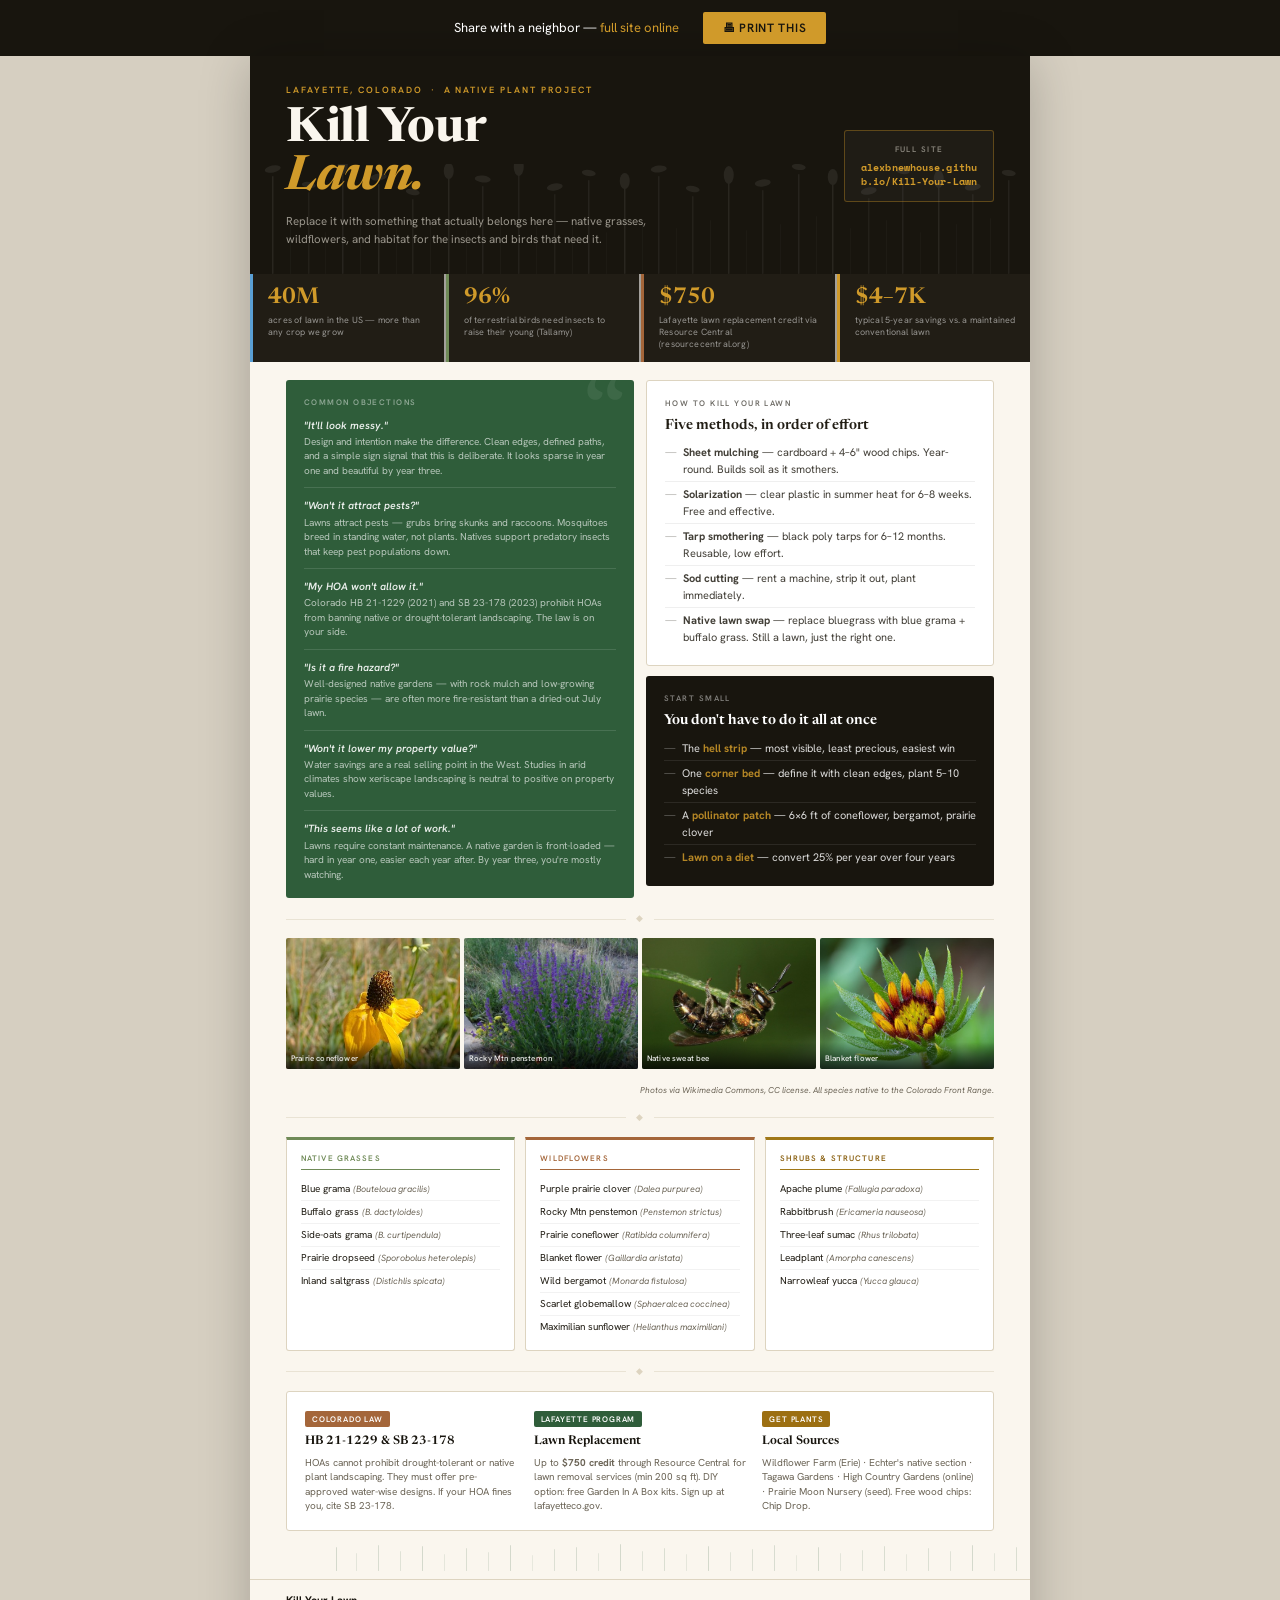
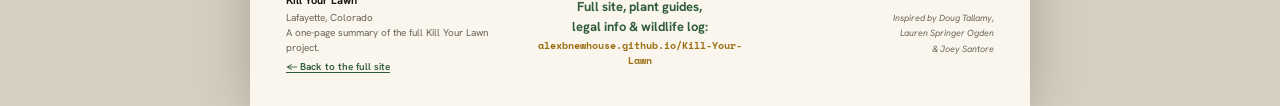
<file: printable.html>
<!DOCTYPE html>
<html lang="en">
<head>
  <meta charset="UTF-8" />
  <meta name="viewport" content="width=device-width, initial-scale=1.0" />
  <title>Kill Your Lawn — One-Pager | Lafayette, CO</title>
  <meta name="description" content="Replace your Kentucky bluegrass lawn with native prairie plants — methods, plant list, economics, and legal info for Lafayette, Colorado. Printable one-pager." />
  <link rel="preconnect" href="https://fonts.googleapis.com" />
  <link rel="preconnect" href="https://fonts.gstatic.com" crossorigin />
  <link href="https://fonts.googleapis.com/css2?family=Newsreader:ital,opsz,wght@0,6..72,400;0,6..72,500;0,6..72,600;0,6..72,700;1,6..72,400;1,6..72,500;1,6..72,600&family=Hanken+Grotesk:wght@400;500;600;700&family=Space+Mono:wght@400;700&display=swap" rel="stylesheet" />
  <style>
    :root {
      --black:     #18150e;
      --off-white: #faf6ee;
      --cream:     #f1ebdc;
      --tan:       #ddd4c0;
      --gold:      #d09a2a;
      --gold-deep: #9c6f12;
      --olive:     #2f5d3a;
      --sage:      #6f8a57;
      --rust:      #a4663a;
      --text:      #221e15;
      --text-lt:   #6c6557;
      --serif: 'Newsreader','Hoefler Text',Georgia,serif;
      --sans:  'Hanken Grotesk',system-ui,sans-serif;
      --mono:  'Space Mono',ui-monospace,'SFMono-Regular',monospace;
      --frau: "opsz" 60;
    }

    * { box-sizing: border-box; margin: 0; padding: 0; }

    body {
      font-family: var(--sans);
      background: #d6cfc1;
      color: var(--text);
      font-size: 13px;
      line-height: 1.55;
    }

    .page {
      max-width: 780px;
      margin: 0 auto;
      padding: 0 0 32px;
      background: var(--off-white);
      box-shadow: 0 6px 48px rgba(0,0,0,0.22);
    }

    /* ---- Print bar (screen only) ---- */
    .print-bar {
      background: var(--black);
      color: white;
      text-align: center;
      padding: 12px;
      font-size: 13px;
      display: flex;
      align-items: center;
      justify-content: center;
      gap: 1.5rem;
    }
    .print-bar a { color: var(--gold); text-decoration: none; }
    .print-bar button {
      background: var(--gold);
      color: var(--black);
      border: none;
      padding: 8px 20px;
      font-family: var(--sans);
      font-size: 12px;
      font-weight: 600;
      letter-spacing: 0.06em;
      text-transform: uppercase;
      cursor: pointer;
      border-radius: 2px;
    }
    .print-bar button:hover { background: var(--gold-deep); }

    /* ---- DARK ILLUSTRATED HEADER ---- */
    .header {
      display: grid;
      grid-template-columns: 1fr auto;
      gap: 2rem;
      align-items: center;
      padding: 28px 36px 26px;
      background: var(--black);
      position: relative;
      overflow: hidden;
    }
    .header-left { position: relative; z-index: 2; }
    .header-right { position: relative; z-index: 2; text-align: center; flex-shrink: 0; }

    /* Prairie grass silhouette illustration */
    .header-illustration {
      position: absolute;
      bottom: 0;
      left: 0;
      right: 0;
      width: 100%;
      height: 110px;
      color: white;
      opacity: 0.07;
      pointer-events: none;
    }

    .eyebrow {
      font-size: 9px;
      font-weight: 600;
      letter-spacing: 0.22em;
      text-transform: uppercase;
      color: var(--gold);
      margin-bottom: 8px;
    }
    h1 {
      font-family: var(--serif);
      font-variation-settings: var(--frau);
      font-weight: 700;
      font-size: 48px;
      line-height: 1.0;
      color: var(--off-white);
      letter-spacing: -0.01em;
    }
    h1 em { color: var(--gold); font-style: italic; }
    .tagline {
      font-size: 11.5px;
      color: rgba(246,241,230,0.58);
      max-width: 370px;
      margin-top: 10px;
      line-height: 1.55;
    }

    /* Site URL block — dark, matching header */
    .site-url {
      border: 1.5px solid rgba(192,138,30,0.4);
      border-radius: 3px;
      padding: 12px 14px;
      max-width: 150px;
      background: rgba(255,255,255,0.03);
      text-align: center;
    }
    .site-url-label {
      display: block;
      font-size: 8px;
      font-weight: 600;
      letter-spacing: 0.18em;
      text-transform: uppercase;
      color: rgba(246,241,230,0.5);
      margin-bottom: 6px;
    }
    .site-url-text {
      display: block;
      font-family: var(--mono);
      font-size: 9.5px;
      font-weight: 700;
      color: var(--gold);
      letter-spacing: 0.01em;
      line-height: 1.45;
      word-break: break-word;
    }

    /* ---- STATS — flush to header, connected visually ---- */
    .stats {
      display: grid;
      grid-template-columns: repeat(4, 1fr);
      gap: 2px;
      margin-bottom: 0;
      background: rgba(0,0,0,0.35); /* gap color */
    }
    .stat {
      background: #211d15;
      color: white;
      padding: 12px 14px 12px 18px;
      position: relative;
      overflow: hidden;
    }
    .stat-accent {
      position: absolute;
      top: 0; left: 0; bottom: 0;
      width: 3px;
    }
    .stat-water .stat-accent { background: #5a9fd4; }
    .stat-birds .stat-accent { background: var(--sage); }
    .stat-money .stat-accent { background: var(--rust); }
    .stat-saves .stat-accent { background: var(--gold); }
    .stat-num {
      font-family: var(--serif);
      font-variation-settings: var(--frau);
      font-weight: 600;
      font-size: 22px;
      color: var(--gold);
      line-height: 1.1;
      margin-bottom: 4px;
    }
    .stat-label {
      font-size: 9px;
      color: rgba(255,255,255,0.52);
      line-height: 1.35;
      letter-spacing: 0.02em;
    }

    /* Space between stats band and content */
    .content-area { padding-top: 18px; }

    /* ---- SECTION DIVIDER ---- */
    .section-divider {
      display: flex;
      align-items: center;
      gap: 10px;
      margin: 14px 36px 12px;
      color: var(--tan);
      font-size: 9px;
      letter-spacing: 0.1em;
    }
    .section-divider::before,
    .section-divider::after {
      content: '';
      flex: 1;
      height: 1px;
      background: var(--tan);
      opacity: 0.55;
    }

    /* ---- MAIN 2-COL GRID ---- */
    .main-grid {
      display: grid;
      grid-template-columns: 1fr 1fr;
      gap: 12px;
      margin-bottom: 12px;
      padding: 0 36px;
    }

    .box {
      padding: 16px 18px;
      border-radius: 3px;
    }
    .box-olive {
      background: var(--olive);
      color: white;
      position: relative;
      overflow: hidden;
    }
    /* Large decorative quote mark */
    .box-olive::after {
      content: '\201C';
      font-family: var(--serif);
      font-size: 110px;
      color: rgba(255,255,255,0.07);
      position: absolute;
      top: -10px;
      right: 6px;
      line-height: 1;
      pointer-events: none;
      user-select: none;
    }
    .box-cream { background: white; border: 1px solid var(--tan); }
    .box-black { background: var(--black); color: white; }

    .box-label {
      font-size: 8px;
      font-weight: 600;
      letter-spacing: 0.18em;
      text-transform: uppercase;
      margin-bottom: 8px;
      opacity: 0.65;
    }
    .box-olive .box-label,
    .box-black .box-label { color: rgba(255,255,255,0.7); }

    .box h2 {
      font-family: var(--serif);
      font-variation-settings: var(--frau);
      font-weight: 600;
      font-size: 15px;
      margin-bottom: 8px;
      line-height: 1.2;
    }
    .box-olive h2,
    .box-black h2 { color: white; }

    .box p, .box li {
      font-size: 11px;
      line-height: 1.5;
      opacity: 0.85;
    }
    .box ul { list-style: none; padding: 0; }
    .box li {
      padding: 4px 0;
      border-bottom: 1px solid rgba(0,0,0,0.07);
      display: flex;
      gap: 6px;
    }
    .box-olive li { border-color: rgba(255,255,255,0.12); }
    .box-black li { border-color: rgba(255,255,255,0.1); }
    .box li:last-child { border-bottom: none; }
    .box li::before { content: '—'; opacity: 0.4; flex-shrink: 0; }

    .obj {
      margin-bottom: 9px;
      padding-bottom: 9px;
      border-bottom: 1px solid rgba(255,255,255,0.12);
      position: relative;
      z-index: 1;
    }
    .obj:last-child { border-bottom: none; margin-bottom: 0; padding-bottom: 0; }
    .obj-q {
      font-weight: 600;
      font-size: 10.5px;
      color: rgba(255,255,255,0.9);
      margin-bottom: 2px;
      font-style: italic;
    }
    .obj-a {
      font-size: 10px;
      color: rgba(255,255,255,0.65);
      line-height: 1.45;
    }

    /* ---- PHOTO STRIP ---- */
    .photo-strip {
      display: grid;
      grid-template-columns: repeat(4, 1fr);
      gap: 4px;
      margin-bottom: 12px;
      padding: 0 36px;
    }
    .photo-strip-item {
      position: relative;
      aspect-ratio: 4 / 3;
      overflow: hidden;
      border-radius: 2px;
    }
    .photo-strip-item img {
      width: 100%;
      height: 100%;
      object-fit: cover;
      display: block;
    }
    .photo-strip-caption {
      position: absolute;
      bottom: 0; left: 0; right: 0;
      background: linear-gradient(transparent, rgba(0,0,0,0.75));
      color: rgba(255,255,255,0.92);
      font-size: 8px;
      font-weight: 500;
      padding: 10px 5px 4px;
      letter-spacing: 0.02em;
    }
    .photo-strip-note {
      font-size: 8.5px;
      color: var(--text-lt);
      font-style: italic;
      text-align: right;
      padding: 3px 36px 0;
    }

    /* ---- PLANTS ROW ---- */
    .plants-row {
      display: grid;
      grid-template-columns: repeat(3, 1fr);
      gap: 10px;
      margin-bottom: 12px;
      padding: 0 36px;
    }
    .plant-col {
      background: white;
      border: 1px solid var(--tan);
      border-top: 3px solid var(--sage);
      border-radius: 0 0 3px 3px;
      padding: 12px 14px;
    }
    .plant-col:nth-child(2) {
      border-top-color: var(--rust);
    }
    .plant-col:nth-child(2) .plant-col-title {
      color: var(--rust);
      border-bottom-color: var(--rust);
    }
    .plant-col:nth-child(3) {
      border-top-color: #a07818;
    }
    .plant-col:nth-child(3) .plant-col-title {
      color: #8a6010;
      border-bottom-color: #a07818;
    }
    .plant-col-title {
      font-size: 8px;
      font-weight: 600;
      letter-spacing: 0.14em;
      text-transform: uppercase;
      color: var(--sage);
      margin-bottom: 8px;
      padding-bottom: 5px;
      border-bottom: 1.5px solid var(--sage);
    }
    .plant-col ul { list-style: none; padding: 0; }
    .plant-col li {
      font-size: 10px;
      color: var(--text);
      padding: 3px 0;
      border-bottom: 1px solid rgba(0,0,0,0.05);
    }
    .plant-col li:last-child { border-bottom: none; }
    .plant-col li em { color: var(--text-lt); font-size: 9px; }

    /* ---- LEGAL / RESOURCES ROW ---- */
    .full-box.legal {
      background: white;
      border: 1px solid var(--tan);
      border-radius: 3px;
      display: grid;
      grid-template-columns: 1fr 1fr 1fr;
      gap: 16px;
      align-items: start;
      padding: 16px 18px;
      margin: 0 36px 12px;
    }
    .legal-col h3 {
      font-family: var(--serif);
      font-variation-settings: var(--frau);
      font-weight: 600;
      font-size: 12px;
      margin-bottom: 5px;
      color: var(--black);
    }
    .legal-col p {
      font-size: 10px;
      color: var(--text-lt);
      line-height: 1.45;
    }
    .legal-badge {
      display: inline-block;
      color: white;
      font-size: 8px;
      font-weight: 600;
      letter-spacing: 0.1em;
      text-transform: uppercase;
      padding: 2px 7px;
      border-radius: 2px;
      margin-bottom: 5px;
    }
    .lb-law    { background: var(--rust); }
    .lb-prog   { background: var(--olive); }
    .lb-source { background: var(--gold-deep); }

    /* ---- FOOTER ---- */
    .footer-grass {
      margin: 8px 36px 0;
      opacity: 0.18;
      height: 28px;
      width: 100%;
      color: var(--olive);
      display: block;
    }
    .one-pager-footer {
      display: grid;
      grid-template-columns: 1fr 1fr 1fr;
      gap: 16px;
      padding: 12px 36px 0;
      border-top: 1px solid var(--tan);
      align-items: center;
      margin-top: 8px;
    }
    .footer-block { font-size: 10px; color: var(--text-lt); line-height: 1.5; }
    .footer-block strong { color: var(--black); display: block; font-size: 11px; margin-bottom: 2px; }
    .footer-block.center { text-align: center; }
    .footer-block.right { text-align: right; }
    .inspired-by { font-size: 9px; color: var(--text-lt); font-style: italic; }
    .footer-backlink {
      display: inline-block;
      margin-top: 4px;
      font-size: 10px;
      font-weight: 600;
      color: var(--olive);
      text-decoration: underline;
      text-underline-offset: 2px;
    }

    /* Print-only footer line (hidden on screen) */
    .print-note { display: none; }

    /* ---- PRINT ---- */
    @page { margin: 0.5in; }
    @media print {
      .print-bar { display: none; }
      .footer-backlink { display: none; }
      body { background: white; margin: 0; }
      .page { margin: 0; padding: 0 0 16px; max-width: 100%; box-shadow: none; }
      h1 { font-size: 40px; }
      .header { padding: 20px 28px 20px; -webkit-print-color-adjust: exact; print-color-adjust: exact; }
      .stats { gap: 1px; background: transparent; }
      .main-grid, .photo-strip, .plants-row { padding: 0 28px; }
      .section-divider { margin-left: 28px; margin-right: 28px; }
      .full-box.legal { margin-left: 28px; margin-right: 28px; }
      .footer-grass, .one-pager-footer { padding-left: 28px; padding-right: 28px; }
      .photo-strip-note { padding-right: 28px; }
      .content-area { padding-top: 14px; }

      /* Keep content together across page breaks */
      .box, .stat, .stats, .plant-col, .photo-strip-item,
      .full-box.legal, .legal-col, .obj, .one-pager-footer {
        page-break-inside: avoid;
        break-inside: avoid;
      }

      /* Lighten ink-heavy boxes — header stays dark, content prints on white */
      .stat {
        background: #fff;
        color: var(--text);
        border: 1px solid var(--tan);
      }
      .stat-num { color: var(--gold-deep); }
      .stat-label { color: var(--text-lt); }
      .box-olive {
        background: #fff;
        color: var(--text);
        border: 1.5px solid var(--olive);
      }
      .box-olive::after { color: rgba(0,0,0,0.06); }
      .box-olive .box-label { color: var(--olive); }
      .box-olive li { border-color: rgba(0,0,0,0.1); }
      .obj { border-bottom-color: rgba(0,0,0,0.12); }
      .obj-q { color: var(--black); }
      .obj-a { color: var(--text-lt); }
      .box-black {
        background: #fff;
        color: var(--text);
        border: 1.5px solid var(--black);
      }
      .box-black .box-label { color: var(--text-lt); }
      .box-black h2 { color: var(--black) !important; }
      .box-black li { border-color: rgba(0,0,0,0.1); }
      .box-black li strong { color: var(--gold-deep) !important; }
      .site-url { border-color: var(--gold); }

      .print-note {
        display: block;
        text-align: center;
        font-family: var(--mono);
        font-size: 8.5px;
        color: var(--text-lt);
        letter-spacing: 0.04em;
        margin-top: 10px;
        padding: 0 28px;
      }
    }

    /* ---- MOBILE ---- */
    @media (max-width: 600px) {
      .page { padding: 0 0 20px; }
      .header { padding: 20px; }
      .stats { grid-template-columns: repeat(2, 1fr); }
      .main-grid { grid-template-columns: 1fr; padding: 0 20px; }
      .photo-strip { grid-template-columns: repeat(2, 1fr); padding: 0 20px; }
      .plants-row { grid-template-columns: 1fr; padding: 0 20px; }
      .full-box.legal { grid-template-columns: 1fr; margin: 0 20px 12px; }
      .section-divider { margin-left: 20px; margin-right: 20px; }
      .photo-strip-note { padding-right: 20px; }
      .one-pager-footer { grid-template-columns: 1fr; padding: 12px 20px 0; }
      .footer-block.center, .footer-block.right { text-align: left; }
      .footer-grass { margin-left: 20px; margin-right: 20px; }
    }
  </style>
</head>
<body>

  <div class="print-bar">
    <span>Share with a neighbor &mdash; <a href="index.html">full site online</a></span>
    <button onclick="window.print()">&#128438; Print This</button>
  </div>

  <div class="page">

    <!-- DARK HEADER with prairie grass illustration -->
    <div class="header">

      <!-- Prairie grass silhouette SVG -->
      <svg class="header-illustration" viewBox="0 0 760 110" xmlns="http://www.w3.org/2000/svg" fill="currentColor" aria-hidden="true" preserveAspectRatio="xMidYMax meet">
        <!-- Stalks with grama eyelash seed heads and coneflower ovals -->
        <rect x="12"  y="12"  width="1.5" height="98" rx="0.75"/>
        <ellipse cx="12.75" cy="5"  rx="8" ry="3.5" transform="rotate(-12,12.75,5)"/>

        <rect x="48"  y="28"  width="1.5" height="82" rx="0.75" opacity="0.65"/>
        <ellipse cx="48.75" cy="21" rx="7" ry="3"   transform="rotate(9,48.75,21)"/>

        <rect x="82"  y="8"   width="1.5" height="102" rx="0.75" opacity="0.9"/>
        <ellipse cx="82.75" cy="1"  rx="5" ry="9"/>

        <rect x="118" y="20"  width="1.5" height="90" rx="0.75"/>
        <ellipse cx="118.75" cy="13" rx="8" ry="3.5" transform="rotate(-7,118.75,13)"/>

        <rect x="152" y="35"  width="1.5" height="75" rx="0.75" opacity="0.7"/>
        <ellipse cx="152.75" cy="28" rx="7" ry="3"   transform="rotate(10,152.75,28)"/>

        <rect x="188" y="14"  width="1.5" height="96" rx="0.75"/>
        <ellipse cx="188.75" cy="7"  rx="5" ry="8"/>

        <rect x="222" y="22"  width="1.5" height="88" rx="0.75" opacity="0.8"/>
        <ellipse cx="222.75" cy="15" rx="8" ry="3.5" transform="rotate(6,222.75,15)"/>

        <rect x="258" y="10"  width="1.5" height="100" rx="0.75" opacity="0.75"/>
        <ellipse cx="258.75" cy="3"  rx="5" ry="9"/>

        <rect x="294" y="30"  width="1.5" height="80" rx="0.75" opacity="0.65"/>
        <ellipse cx="294.75" cy="23" rx="8" ry="3.5" transform="rotate(-9,294.75,23)"/>

        <rect x="328" y="16"  width="1.5" height="94" rx="0.75" opacity="0.85"/>
        <ellipse cx="328.75" cy="9"  rx="7" ry="3"   transform="rotate(8,328.75,9)"/>

        <rect x="364" y="24"  width="1.5" height="86" rx="0.75"/>
        <ellipse cx="364.75" cy="17" rx="5" ry="8"/>

        <rect x="398" y="12"  width="1.5" height="98" rx="0.75" opacity="0.8"/>
        <ellipse cx="398.75" cy="5"  rx="8" ry="3.5" transform="rotate(-6,398.75,5)"/>

        <rect x="432" y="32"  width="1.5" height="78" rx="0.75" opacity="0.7"/>
        <ellipse cx="432.75" cy="25" rx="7" ry="3"   transform="rotate(11,432.75,25)"/>

        <rect x="468" y="18"  width="1.5" height="92" rx="0.75"/>
        <ellipse cx="468.75" cy="11" rx="5" ry="9"/>

        <rect x="502" y="26"  width="1.5" height="84" rx="0.75" opacity="0.75"/>
        <ellipse cx="502.75" cy="19" rx="8" ry="3.5" transform="rotate(-8,502.75,19)"/>

        <rect x="538" y="10"  width="1.5" height="100" rx="0.75" opacity="0.85"/>
        <ellipse cx="538.75" cy="3"  rx="7" ry="3"   transform="rotate(7,538.75,3)"/>

        <rect x="572" y="20"  width="1.5" height="90" rx="0.75"/>
        <ellipse cx="572.75" cy="13" rx="5" ry="8"/>

        <rect x="608" y="34"  width="1.5" height="76" rx="0.75" opacity="0.65"/>
        <ellipse cx="608.75" cy="27" rx="8" ry="3.5" transform="rotate(-10,608.75,27)"/>

        <rect x="642" y="14"  width="1.5" height="96" rx="0.75" opacity="0.8"/>
        <ellipse cx="642.75" cy="7"  rx="7" ry="3"   transform="rotate(9,642.75,7)"/>

        <rect x="678" y="22"  width="1.5" height="88" rx="0.75"/>
        <ellipse cx="678.75" cy="15" rx="5" ry="9"/>

        <rect x="712" y="30"  width="1.5" height="80" rx="0.75" opacity="0.7"/>
        <ellipse cx="712.75" cy="23" rx="8" ry="3.5" transform="rotate(-7,712.75,23)"/>

        <rect x="748" y="16"  width="1.5" height="94" rx="0.75" opacity="0.8"/>
        <ellipse cx="748.75" cy="9"  rx="7" ry="3"   transform="rotate(6,748.75,9)"/>

        <!-- Short grass blades between tall stalks -->
        <rect x="30"  y="60" width="1" height="50" rx="0.5" opacity="0.35"/>
        <rect x="65"  y="68" width="1" height="42" rx="0.5" opacity="0.3"/>
        <rect x="100" y="55" width="1" height="55" rx="0.5" opacity="0.38"/>
        <rect x="136" y="64" width="1" height="46" rx="0.5" opacity="0.32"/>
        <rect x="170" y="58" width="1" height="52" rx="0.5" opacity="0.36"/>
        <rect x="206" y="66" width="1" height="44" rx="0.5" opacity="0.3"/>
        <rect x="240" y="54" width="1" height="56" rx="0.5" opacity="0.38"/>
        <rect x="276" y="62" width="1" height="48" rx="0.5" opacity="0.33"/>
        <rect x="312" y="56" width="1" height="54" rx="0.5" opacity="0.36"/>
        <rect x="346" y="68" width="1" height="42" rx="0.5" opacity="0.3"/>
        <rect x="382" y="58" width="1" height="52" rx="0.5" opacity="0.35"/>
        <rect x="416" y="64" width="1" height="46" rx="0.5" opacity="0.32"/>
        <rect x="450" y="56" width="1" height="54" rx="0.5" opacity="0.37"/>
        <rect x="486" y="66" width="1" height="44" rx="0.5" opacity="0.3"/>
        <rect x="520" y="60" width="1" height="50" rx="0.5" opacity="0.34"/>
        <rect x="556" y="52" width="1" height="58" rx="0.5" opacity="0.38"/>
        <rect x="590" y="64" width="1" height="46" rx="0.5" opacity="0.31"/>
        <rect x="626" y="56" width="1" height="54" rx="0.5" opacity="0.36"/>
        <rect x="660" y="68" width="1" height="42" rx="0.5" opacity="0.3"/>
        <rect x="696" y="60" width="1" height="50" rx="0.5" opacity="0.34"/>
        <rect x="730" y="54" width="1" height="56" rx="0.5" opacity="0.37"/>
      </svg>

      <div class="header-left">
        <div class="eyebrow">Lafayette, Colorado &nbsp;·&nbsp; A native plant project</div>
        <h1>Kill Your<br/><em>Lawn.</em></h1>
        <p class="tagline">Replace it with something that actually belongs here — native grasses, wildflowers, and habitat for the insects and birds that need it.</p>
      </div>

      <div class="header-right">
        <div class="site-url">
          <span class="site-url-label">Full site</span>
          <span class="site-url-text">alexbnewhouse.github.io/<wbr/>Kill-Your-Lawn</span>
        </div>
      </div>
    </div>

    <!-- STATS — visually connected to header -->
    <div class="stats">
      <div class="stat stat-water">
        <div class="stat-accent"></div>
        <div class="stat-num">40M</div>
        <div class="stat-label">acres of lawn in the US — more than any crop we grow</div>
      </div>
      <div class="stat stat-birds">
        <div class="stat-accent"></div>
        <div class="stat-num">96%</div>
        <div class="stat-label">of terrestrial birds need insects to raise their young (Tallamy)</div>
      </div>
      <div class="stat stat-money">
        <div class="stat-accent"></div>
        <div class="stat-num">$750</div>
        <div class="stat-label">Lafayette lawn replacement credit via Resource Central (resourcecentral.org)</div>
      </div>
      <div class="stat stat-saves">
        <div class="stat-accent"></div>
        <div class="stat-num">$4–7K</div>
        <div class="stat-label">typical 5-year savings vs. a maintained conventional lawn</div>
      </div>
    </div>

    <div class="content-area">

      <!-- MAIN 2-COL GRID -->
      <div class="main-grid">

        <!-- Objections col -->
        <div class="box box-olive">
          <div class="box-label">Common Objections</div>
          <div class="objection-list">
            <div class="obj">
              <div class="obj-q">"It'll look messy."</div>
              <div class="obj-a">Design and intention make the difference. Clean edges, defined paths, and a simple sign signal that this is deliberate. It looks sparse in year one and beautiful by year three.</div>
            </div>
            <div class="obj">
              <div class="obj-q">"Won't it attract pests?"</div>
              <div class="obj-a">Lawns attract pests — grubs bring skunks and raccoons. Mosquitoes breed in standing water, not plants. Natives support predatory insects that keep pest populations down.</div>
            </div>
            <div class="obj">
              <div class="obj-q">"My HOA won't allow it."</div>
              <div class="obj-a">Colorado HB 21-1229 (2021) and SB 23-178 (2023) prohibit HOAs from banning native or drought-tolerant landscaping. The law is on your side.</div>
            </div>
            <div class="obj">
              <div class="obj-q">"Is it a fire hazard?"</div>
              <div class="obj-a">Well-designed native gardens — with rock mulch and low-growing prairie species — are often more fire-resistant than a dried-out July lawn.</div>
            </div>
            <div class="obj">
              <div class="obj-q">"Won't it lower my property value?"</div>
              <div class="obj-a">Water savings are a real selling point in the West. Studies in arid climates show xeriscape landscaping is neutral to positive on property values.</div>
            </div>
            <div class="obj">
              <div class="obj-q">"This seems like a lot of work."</div>
              <div class="obj-a">Lawns require constant maintenance. A native garden is front-loaded — hard in year one, easier each year after. By year three, you're mostly watching.</div>
            </div>
          </div>
        </div>

        <!-- How to start col -->
        <div style="display:flex;flex-direction:column;gap:10px;">
          <div class="box box-cream">
            <div class="box-label">How to Kill Your Lawn</div>
            <h2 style="font-size:14px;margin-bottom:6px;">Five methods, in order of effort</h2>
            <ul>
              <li><span><strong>Sheet mulching</strong> — cardboard + 4–6" wood chips. Year-round. Builds soil as it smothers.</span></li>
              <li><span><strong>Solarization</strong> — clear plastic in summer heat for 6–8 weeks. Free and effective.</span></li>
              <li><span><strong>Tarp smothering</strong> — black poly tarps for 6–12 months. Reusable, low effort.</span></li>
              <li><span><strong>Sod cutting</strong> — rent a machine, strip it out, plant immediately.</span></li>
              <li><span><strong>Native lawn swap</strong> — replace bluegrass with blue grama + buffalo grass. Still a lawn, just the right one.</span></li>
            </ul>
          </div>

          <div class="box box-black">
            <div class="box-label">Start Small</div>
            <h2 style="color:white;font-size:14px;margin-bottom:6px;">You don't have to do it all at once</h2>
            <ul>
              <li><span>The <strong style="color:var(--gold)">hell strip</strong> — most visible, least precious, easiest win</span></li>
              <li><span>One <strong style="color:var(--gold)">corner bed</strong> — define it with clean edges, plant 5–10 species</span></li>
              <li><span>A <strong style="color:var(--gold)">pollinator patch</strong> — 6×6 ft of coneflower, bergamot, prairie clover</span></li>
              <li><span><strong style="color:var(--gold)">Lawn on a diet</strong> — convert 25% per year over four years</span></li>
            </ul>
          </div>
        </div>

      </div>

      <!-- SECTION DIVIDER -->
      <div class="section-divider" aria-hidden="true">&#9670;</div>

      <!-- PHOTO STRIP — what these plants actually look like -->
      <div class="photo-strip">
        <div class="photo-strip-item">
          <img src="images/plants/prairie_coneflower.jpg" alt="Prairie coneflower in bloom" loading="eager" />
          <span class="photo-strip-caption">Prairie coneflower</span>
        </div>
        <div class="photo-strip-item">
          <img src="images/plants/rocky_mountain_penstemon.jpg" alt="Rocky Mountain penstemon" loading="eager" />
          <span class="photo-strip-caption">Rocky Mtn penstemon</span>
        </div>
        <div class="photo-strip-item">
          <img src="images/bees/sweat_bee.jpg" alt="Metallic green sweat bee" loading="eager" />
          <span class="photo-strip-caption">Native sweat bee</span>
        </div>
        <div class="photo-strip-item">
          <img src="images/plants/blanket_flower.jpg" alt="Blanket flower" loading="eager" />
          <span class="photo-strip-caption">Blanket flower</span>
        </div>
      </div>
      <p class="photo-strip-note">Photos via Wikimedia Commons, CC license. All species native to the Colorado Front Range.</p>

      <!-- SECTION DIVIDER -->
      <div class="section-divider" aria-hidden="true">&#9670;</div>

      <!-- PLANTS ROW -->
      <div class="plants-row">
        <div class="plant-col">
          <div class="plant-col-title">Native Grasses</div>
          <ul>
            <li>Blue grama <em>(Bouteloua gracilis)</em></li>
            <li>Buffalo grass <em>(B. dactyloides)</em></li>
            <li>Side-oats grama <em>(B. curtipendula)</em></li>
            <li>Prairie dropseed <em>(Sporobolus heterolepis)</em></li>
            <li>Inland saltgrass <em>(Distichlis spicata)</em></li>
          </ul>
        </div>
        <div class="plant-col">
          <div class="plant-col-title">Wildflowers</div>
          <ul>
            <li>Purple prairie clover <em>(Dalea purpurea)</em></li>
            <li>Rocky Mtn penstemon <em>(Penstemon strictus)</em></li>
            <li>Prairie coneflower <em>(Ratibida columnifera)</em></li>
            <li>Blanket flower <em>(Gaillardia aristata)</em></li>
            <li>Wild bergamot <em>(Monarda fistulosa)</em></li>
            <li>Scarlet globemallow <em>(Sphaeralcea coccinea)</em></li>
            <li>Maximilian sunflower <em>(Helianthus maximiliani)</em></li>
          </ul>
        </div>
        <div class="plant-col">
          <div class="plant-col-title">Shrubs &amp; Structure</div>
          <ul>
            <li>Apache plume <em>(Fallugia paradoxa)</em></li>
            <li>Rabbitbrush <em>(Ericameria nauseosa)</em></li>
            <li>Three-leaf sumac <em>(Rhus trilobata)</em></li>
            <li>Leadplant <em>(Amorpha canescens)</em></li>
            <li>Narrowleaf yucca <em>(Yucca glauca)</em></li>
          </ul>
        </div>
      </div>

      <!-- SECTION DIVIDER -->
      <div class="section-divider" aria-hidden="true">&#9670;</div>

      <!-- LEGAL / RESOURCES ROW -->
      <div class="full-box legal">
        <div class="legal-col">
          <div class="legal-badge lb-law">Colorado Law</div>
          <h3>HB 21-1229 &amp; SB 23-178</h3>
          <p>HOAs cannot prohibit drought-tolerant or native plant landscaping. They must offer pre-approved water-wise designs. If your HOA fines you, cite SB 23-178.</p>
        </div>
        <div class="legal-col">
          <div class="legal-badge lb-prog">Lafayette Program</div>
          <h3>Lawn Replacement</h3>
          <p>Up to <strong>$750 credit</strong> through Resource Central for lawn removal services (min 200 sq ft). DIY option: free Garden In A Box kits. Sign up at lafayetteco.gov.</p>
        </div>
        <div class="legal-col">
          <div class="legal-badge lb-source">Get Plants</div>
          <h3>Local Sources</h3>
          <p>Wildflower Farm (Erie) · Echter's native section · Tagawa Gardens · High Country Gardens (online) · Prairie Moon Nursery (seed). Free wood chips: Chip Drop.</p>
        </div>
      </div>

      <!-- FOOTER with small root ornament -->
      <svg class="footer-grass" viewBox="0 0 700 28" xmlns="http://www.w3.org/2000/svg" fill="currentColor" aria-hidden="true" preserveAspectRatio="xMidYMax meet">
        <!-- Simple short prairie grass strip for footer decoration -->
        <rect x="10"  y="4"  width="1" height="24" rx="0.5"/>
        <rect x="30"  y="10" width="1" height="18" rx="0.5" opacity="0.6"/>
        <rect x="52"  y="2"  width="1" height="26" rx="0.5" opacity="0.9"/>
        <rect x="74"  y="8"  width="1" height="20" rx="0.5" opacity="0.7"/>
        <rect x="96"  y="3"  width="1" height="25" rx="0.5"/>
        <rect x="118" y="11" width="1" height="17" rx="0.5" opacity="0.55"/>
        <rect x="140" y="5"  width="1" height="23" rx="0.5" opacity="0.85"/>
        <rect x="162" y="9"  width="1" height="19" rx="0.5" opacity="0.65"/>
        <rect x="184" y="2"  width="1" height="26" rx="0.5"/>
        <rect x="206" y="12" width="1" height="16" rx="0.5" opacity="0.5"/>
        <rect x="228" y="6"  width="1" height="22" rx="0.5" opacity="0.8"/>
        <rect x="250" y="4"  width="1" height="24" rx="0.5" opacity="0.9"/>
        <rect x="272" y="10" width="1" height="18" rx="0.5" opacity="0.6"/>
        <rect x="294" y="1"  width="1" height="27" rx="0.5"/>
        <rect x="316" y="8"  width="1" height="20" rx="0.5" opacity="0.7"/>
        <rect x="338" y="5"  width="1" height="23" rx="0.5" opacity="0.85"/>
        <rect x="360" y="11" width="1" height="17" rx="0.5" opacity="0.55"/>
        <rect x="382" y="3"  width="1" height="25" rx="0.5"/>
        <rect x="404" y="9"  width="1" height="19" rx="0.5" opacity="0.65"/>
        <rect x="426" y="6"  width="1" height="22" rx="0.5" opacity="0.8"/>
        <rect x="448" y="2"  width="1" height="26" rx="0.5" opacity="0.9"/>
        <rect x="470" y="12" width="1" height="16" rx="0.5" opacity="0.5"/>
        <rect x="492" y="4"  width="1" height="24" rx="0.5"/>
        <rect x="514" y="10" width="1" height="18" rx="0.5" opacity="0.6"/>
        <rect x="536" y="7"  width="1" height="21" rx="0.5" opacity="0.75"/>
        <rect x="558" y="3"  width="1" height="25" rx="0.5" opacity="0.88"/>
        <rect x="580" y="11" width="1" height="17" rx="0.5" opacity="0.55"/>
        <rect x="602" y="5"  width="1" height="23" rx="0.5" opacity="0.82"/>
        <rect x="624" y="8"  width="1" height="20" rx="0.5" opacity="0.68"/>
        <rect x="646" y="2"  width="1" height="26" rx="0.5"/>
        <rect x="668" y="10" width="1" height="18" rx="0.5" opacity="0.6"/>
        <rect x="690" y="4"  width="1" height="24" rx="0.5" opacity="0.85"/>
      </svg>

      <div class="one-pager-footer">
        <div class="footer-block">
          <strong>Kill Your Lawn</strong>
          Lafayette, Colorado<br/>
          A one-page summary of the full Kill Your Lawn project.<br/>
          <a class="footer-backlink" href="index.html">&larr; Back to the full site</a>
        </div>
        <div class="footer-block center">
          <strong style="color:var(--olive);font-size:13px;">Full site, plant guides,<br/>legal info &amp; wildlife log:</strong>
          <span style="color:var(--gold-deep);font-weight:700;font-size:10px;font-family:var(--mono);">alexbnewhouse.github.io/Kill-Your-Lawn</span>
        </div>
        <div class="footer-block right">
          <span class="inspired-by">Inspired by Doug Tallamy,<br/>Lauren Springer Ogden<br/>&amp; Joey Santore</span>
        </div>
      </div>

      <p class="print-note">Printed from alexbnewhouse.github.io/Kill-Your-Lawn</p>

    </div><!-- /content-area -->
  </div><!-- /page -->
</body>
</html>
</file>
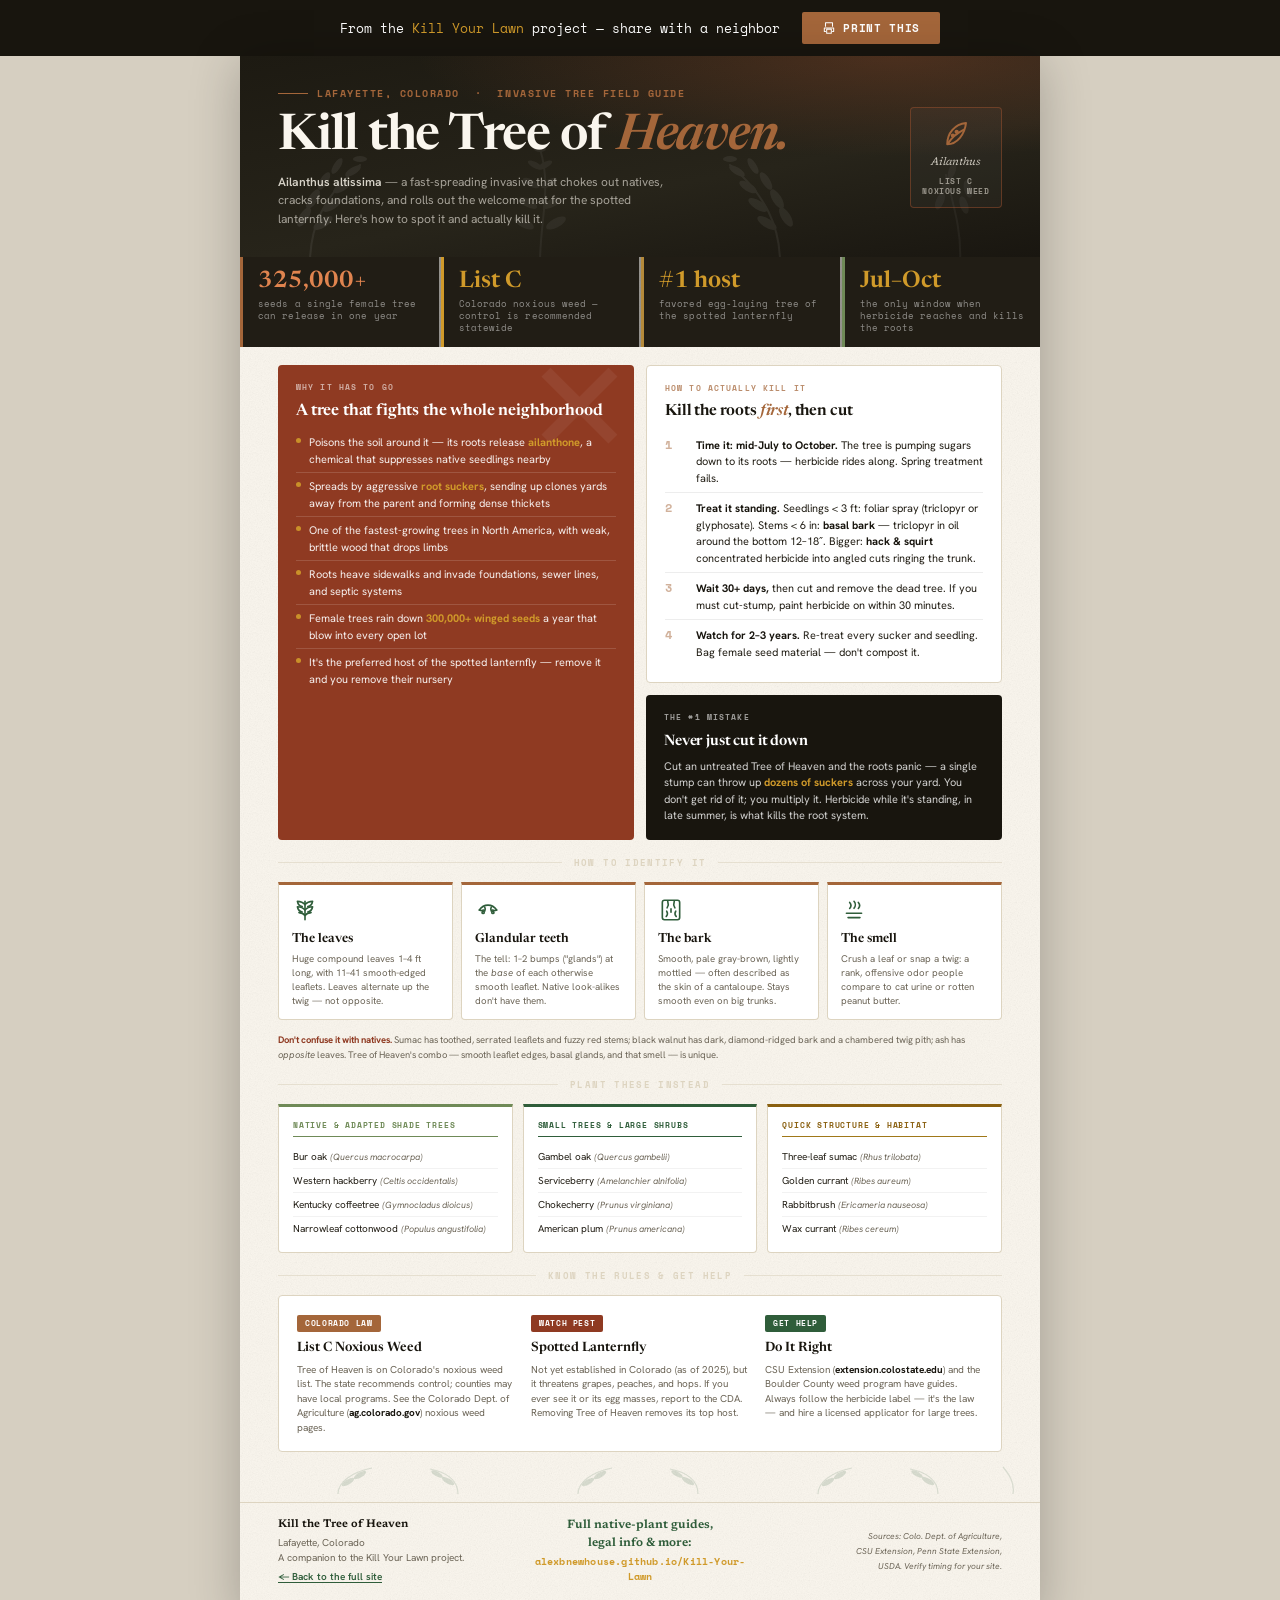
<file: tree-of-heaven.html>
<!DOCTYPE html>
<html lang="en">
<head>
  <meta charset="UTF-8" />
  <meta name="viewport" content="width=device-width, initial-scale=1.0" />
  <title>Kill the Tree of Heaven — One-Pager | Lafayette, CO</title>
  <meta name="description" content="How to identify and actually kill Tree of Heaven (Ailanthus altissima) — Colorado's fast-spreading invasive tree and the favored host of the spotted lanternfly. A printable field guide for Lafayette, Colorado." />
  <link rel="preconnect" href="https://fonts.googleapis.com" />
  <link rel="preconnect" href="https://fonts.gstatic.com" crossorigin />
  <link href="https://fonts.googleapis.com/css2?family=Newsreader:ital,opsz,wght@0,6..72,400;0,6..72,500;0,6..72,600;0,6..72,700;1,6..72,400;1,6..72,500;1,6..72,600&family=Hanken+Grotesk:wght@400;500;600;700&family=Space+Mono:wght@400;700&display=swap" rel="stylesheet" />
  <style>
    :root {
      --ink:     #18150e;
      --paper:   #faf6ee;
      --cream:   #f1ebdc;
      --tan:     #ddd4c0;
      --gold:    #d09a2a;
      --gold-deep: #9c6f12;
      --olive:   #2f5d3a;
      --sage:    #6f8a57;
      --rust:    #a4663a;
      --alarm:   #8f3a22;
      --text:    #221e15;
      --text-lt: #6c6557;
      --serif: 'Newsreader','Hoefler Text',Georgia,serif;
      --sans:  'Hanken Grotesk',system-ui,sans-serif;
      --mono:  'Space Mono',ui-monospace,monospace;
      --frau: "opsz" 60;
    }

    * { box-sizing: border-box; margin: 0; padding: 0; }

    body {
      font-family: var(--sans);
      background: #d6cfc1;
      color: var(--text);
      font-size: 13px;
      line-height: 1.55;
      -webkit-font-smoothing: antialiased;
    }

    .page {
      position: relative;
      max-width: 800px;
      margin: 0 auto;
      padding: 0 0 32px;
      background: var(--paper);
      box-shadow: 0 6px 48px rgba(0,0,0,0.24);
      overflow: hidden;
    }
    /* paper grain */
    .page::before {
      content:''; position:absolute; inset:0; z-index:0; pointer-events:none;
      opacity:0.45; mix-blend-mode:multiply;
      background-image:url("data:image/svg+xml,%3Csvg xmlns='http://www.w3.org/2000/svg' width='180' height='180'%3E%3Cfilter id='n'%3E%3CfeTurbulence type='fractalNoise' baseFrequency='0.85' numOctaves='3' stitchTiles='stitch'/%3E%3CfeColorMatrix type='saturate' values='0'/%3E%3C/filter%3E%3Crect width='180' height='180' filter='url(%23n)' opacity='0.3'/%3E%3C/svg%3E");
    }
    .page > * { position: relative; z-index: 1; }

    /* ---- Print bar (screen only) ---- */
    .print-bar {
      background: var(--ink);
      color: #fff;
      text-align: center;
      padding: 12px;
      font-size: 13px;
      font-family: var(--mono);
      display: flex; align-items: center; justify-content: center; gap: 1.4rem;
      flex-wrap: wrap;
    }
    .print-bar a { color: var(--gold); text-decoration: none; }
    .print-bar button {
      background: var(--rust); color: #fff; border: none;
      padding: 8px 20px; font-family: var(--mono);
      font-size: 11px; font-weight: 700; letter-spacing: 0.06em;
      text-transform: uppercase; cursor: pointer; border-radius: 2px;
      display: inline-flex; align-items: center; gap: 7px;
    }
    .print-bar button:hover { background: var(--alarm); }
    .print-bar svg { width: 14px; height: 14px; }

    /* ---- DARK HEADER ---- */
    .header {
      display: grid; grid-template-columns: 1fr auto; gap: 2rem; align-items: center;
      padding: 30px 38px 28px;
      background:
        radial-gradient(120% 100% at 82% 0%, rgba(169,84,47,0.30) 0%, transparent 50%),
        linear-gradient(170deg,#1d1a12 0%,#27241a 60%,#191610 100%);
      position: relative; overflow: hidden;
    }
    .header-left { position: relative; z-index: 2; }
    .header-right { position: relative; z-index: 2; text-align: center; flex-shrink: 0; }

    /* Tree-of-heaven compound-leaf silhouette */
    .header-illustration {
      position: absolute; bottom: -6px; left: 0; right: 0;
      width: 100%; height: 132px; color: #fff; opacity: 0.07;
      pointer-events: none;
    }

    .eyebrow {
      font-family: var(--mono);
      font-size: 9.5px; font-weight: 700; letter-spacing: 0.16em;
      text-transform: uppercase; color: var(--rust); margin-bottom: 12px;
      display: flex; align-items: center; gap: 9px;
    }
    .eyebrow::before { content:''; width:30px; height:1.5px; background: var(--rust); }
    h1 {
      font-family: var(--serif); font-variation-settings: var(--frau);
      font-weight: 600; font-size: 50px; line-height: 0.96;
      color: var(--paper); letter-spacing: -0.025em;
    }
    h1 em { color: var(--rust); font-style: italic; font-weight: 600; }
    .tagline {
      font-size: 12px; color: rgba(246,241,230,0.62);
      max-width: 400px; margin-top: 12px; line-height: 1.55;
    }
    .tagline strong { color: rgba(246,241,230,0.85); font-weight: 600; }

    .latin {
      font-family: var(--serif); font-style: italic; font-weight: 500;
      font-size: 84px; line-height: 1; color: var(--paper);
    }
    .badge-stack { display:flex; flex-direction:column; align-items:center; gap:6px; }
    .id-chip {
      width: 92px; min-height: 92px; padding: 10px 8px;
      border: 1.5px solid rgba(169,84,47,0.45); border-radius: 4px;
      display: flex; flex-direction: column; align-items: center; justify-content: center;
      gap: 6px; background: rgba(255,255,255,0.03); text-align:center;
    }
    .id-chip svg { width: 30px; height: 30px; color: var(--rust); }
    .id-chip span {
      font-family: var(--mono); font-size: 7.5px; font-weight: 700;
      letter-spacing: 0.08em; text-transform: uppercase; color: rgba(246,241,230,0.55);
      line-height: 1.3;
    }
    .id-chip em {
      font-family: var(--serif); font-style: italic; font-size: 11px;
      color: rgba(246,241,230,0.8);
    }

    /* ---- STATS ---- */
    .stats {
      display: grid; grid-template-columns: repeat(4, 1fr); gap: 2px;
      background: rgba(0,0,0,0.4);
    }
    .stat { background: #211d15; color: #fff; padding: 13px 14px 13px 18px; position: relative; overflow: hidden; }
    .stat-accent { position: absolute; top: 0; left: 0; bottom: 0; width: 3px; }
    .stat-a .stat-accent { background: var(--rust); }
    .stat-b .stat-accent { background: var(--gold); }
    .stat-c .stat-accent { background: #b58a3a; }
    .stat-d .stat-accent { background: var(--sage); }
    .stat-num {
      font-family: var(--serif); font-variation-settings: var(--frau);
      font-weight: 600; font-size: 23px; color: var(--gold); line-height: 1.08; margin-bottom: 4px;
    }
    .stat-a .stat-num { color: #e0844f; }
    .stat-label { font-family: var(--mono); font-size: 8.5px; color: rgba(255,255,255,0.5); line-height: 1.4; letter-spacing: 0.01em; }

    .content-area { padding-top: 18px; }

    /* ---- SECTION DIVIDER ---- */
    .section-divider {
      display: flex; align-items: center; gap: 12px;
      margin: 16px 38px 13px; color: var(--tan);
      font-family: var(--mono); font-size: 8.5px; font-weight: 700;
      letter-spacing: 0.16em; text-transform: uppercase;
    }
    .section-divider::before, .section-divider::after {
      content: ''; flex: 1; height: 1px; background: var(--tan); opacity: 0.6;
    }

    /* ---- MAIN 2-COL GRID ---- */
    .main-grid { display: grid; grid-template-columns: 1fr 1fr; gap: 12px; margin-bottom: 12px; padding: 0 38px; }
    .box { padding: 16px 18px; border-radius: 4px; }
    .box-rust { background: var(--alarm); color: #fff; position: relative; overflow: hidden; }
    .box-rust::after {
      content: '\2715'; font-family: var(--sans); font-weight: 700;
      font-size: 130px; color: rgba(255,255,255,0.06);
      position: absolute; top: -22px; right: 0; line-height: 1; pointer-events: none;
    }
    .box-cream { background: #fff; border: 1px solid var(--tan); }
    .box-black { background: var(--ink); color: #fff; }

    .box-label {
      font-family: var(--mono); font-size: 8px; font-weight: 700;
      letter-spacing: 0.14em; text-transform: uppercase; margin-bottom: 9px; opacity: 0.75;
    }
    .box-rust .box-label, .box-black .box-label { color: rgba(255,255,255,0.78); }
    .box h2 {
      font-family: var(--serif); font-variation-settings: var(--frau);
      font-weight: 600; font-size: 15.5px; margin-bottom: 8px; line-height: 1.18; letter-spacing: -0.01em;
    }
    .box-rust h2, .box-black h2 { color: #fff; }
    .box-cream h2 { color: var(--ink); }
    .box p, .box li { font-size: 11px; line-height: 1.5; }
    .box ul { list-style: none; padding: 0; }
    .box li {
      padding: 5px 0 5px 13px; border-bottom: 1px solid rgba(0,0,0,0.07);
      position: relative; z-index: 1;
    }
    .box-rust li { border-color: rgba(255,255,255,0.14); color: rgba(255,255,255,0.92); }
    .box-black li { border-color: rgba(255,255,255,0.1); color: rgba(255,255,255,0.82); }
    .box-cream li { color: var(--text); }
    .box li:last-child { border-bottom: none; }
    .box li::before { content: ''; position: absolute; left: 0; top: 9px; width: 5px; height: 5px; border-radius: 50%; background: currentColor; opacity: 0.5; }
    .box-rust li::before { background: var(--gold); opacity: 0.9; }
    .box-cream li strong { color: var(--ink); }
    .box-black li strong { color: var(--gold); }

    .col-stack { display: flex; flex-direction: column; gap: 12px; }

    /* numbered method steps */
    .steps { list-style: none; padding: 0; counter-reset: s; }
    .steps li {
      display: grid; grid-template-columns: 22px 1fr; gap: 9px; align-items: baseline;
      padding: 6px 0; border-bottom: 1px solid rgba(0,0,0,0.07);
    }
    .steps li:last-child { border-bottom: none; }
    .steps li::before {
      counter-increment: s; content: counter(s);
      font-family: var(--mono); font-weight: 700; font-size: 12px;
      color: var(--rust); background: none; width: auto; height: auto; border-radius: 0; margin: 0; position: static;
    }
    .steps li strong { color: var(--ink); }

    /* ---- ID STRIP ---- */
    .id-strip { display: grid; grid-template-columns: repeat(4, 1fr); gap: 8px; margin-bottom: 6px; padding: 0 38px; }
    .id-card { background: #fff; border: 1px solid var(--tan); border-top: 3px solid var(--rust); border-radius: 0 0 4px 4px; padding: 12px 13px; }
    .id-card .id-ico { color: var(--olive); margin-bottom: 7px; }
    .id-card .id-ico svg { width: 26px; height: 26px; display: block; }
    .id-card h3 { font-family: var(--serif); font-variation-settings: var(--frau); font-weight: 600; font-size: 12.5px; color: var(--ink); margin-bottom: 3px; }
    .id-card p { font-size: 9.7px; color: var(--text-lt); line-height: 1.42; }
    .id-note {
      font-size: 9.5px; color: var(--text-lt); padding: 7px 38px 0; line-height: 1.5;
    }
    .id-note strong { color: var(--alarm); }

    /* ---- PLANT INSTEAD ROW ---- */
    .plants-row { display: grid; grid-template-columns: repeat(3, 1fr); gap: 10px; margin-bottom: 12px; padding: 0 38px; }
    .plant-col { background: #fff; border: 1px solid var(--tan); border-top: 3px solid var(--sage); border-radius: 0 0 4px 4px; padding: 12px 14px; }
    .plant-col:nth-child(2) { border-top-color: var(--olive); }
    .plant-col:nth-child(2) .plant-col-title { color: var(--olive); border-bottom-color: var(--olive); }
    .plant-col:nth-child(3) { border-top-color: #8a6010; }
    .plant-col:nth-child(3) .plant-col-title { color: #8a6010; border-bottom-color: #a07818; }
    .plant-col-title {
      font-family: var(--mono); font-size: 8px; font-weight: 700; letter-spacing: 0.1em;
      text-transform: uppercase; color: var(--sage); margin-bottom: 8px; padding-bottom: 5px;
      border-bottom: 1.5px solid var(--sage);
    }
    .plant-col ul { list-style: none; padding: 0; }
    .plant-col li { font-size: 10px; color: var(--text); padding: 3.5px 0; border-bottom: 1px solid rgba(0,0,0,0.05); }
    .plant-col li:last-child { border-bottom: none; }
    .plant-col li em { color: var(--text-lt); font-size: 9px; font-style: italic; }

    /* ---- RESOURCES ROW ---- */
    .full-box.legal {
      background: #fff; border: 1px solid var(--tan); border-radius: 4px;
      display: grid; grid-template-columns: 1fr 1fr 1fr; gap: 16px; align-items: start;
      padding: 16px 18px; margin: 0 38px 12px;
    }
    .legal-col h3 { font-family: var(--serif); font-variation-settings: var(--frau); font-weight: 600; font-size: 13px; margin-bottom: 5px; color: var(--ink); }
    .legal-col p { font-size: 10px; color: var(--text-lt); line-height: 1.45; }
    .legal-col p strong { color: var(--ink); }
    .legal-badge {
      display: inline-block; color: #fff; font-family: var(--mono);
      font-size: 8px; font-weight: 700; letter-spacing: 0.08em; text-transform: uppercase;
      padding: 2px 8px; border-radius: 2px; margin-bottom: 6px;
    }
    .lb-law { background: var(--rust); }
    .lb-watch { background: var(--alarm); }
    .lb-help { background: var(--olive); }

    /* ---- FOOTER ---- */
    .footer-leaf { margin: 10px 38px 0; opacity: 0.16; height: 30px; width: 100%; color: var(--olive); display: block; }
    .one-pager-footer {
      display: grid; grid-template-columns: 1fr 1fr 1fr; gap: 16px;
      padding: 13px 38px 0; border-top: 1px solid var(--tan); align-items: center; margin-top: 8px;
    }
    .footer-block { font-size: 10px; color: var(--text-lt); line-height: 1.5; }
    .footer-block strong { color: var(--ink); display: block; font-size: 11px; margin-bottom: 2px; font-family: var(--serif); font-weight: 600; }
    .footer-block.center { text-align: center; }
    .footer-block.right { text-align: right; }
    .footer-block .mono { font-family: var(--mono); font-weight: 700; color: var(--gold); font-size: 11px; letter-spacing: 0.02em; }
    .sourced { font-size: 8.5px; color: var(--text-lt); font-style: italic; }
    .footer-backlink {
      display: inline-block;
      margin-top: 4px;
      font-size: 10px;
      font-weight: 600;
      color: var(--olive);
      text-decoration: underline;
      text-underline-offset: 2px;
    }

    /* Print-only footer line (hidden on screen) */
    .print-note { display: none; }

    /* ---- PRINT ---- */
    @page { margin: 0.5in; }
    @media print {
      .print-bar { display: none; }
      .footer-backlink { display: none; }
      body { background: #fff; margin: 0; }
      .page { margin: 0; padding: 0 0 16px; max-width: 100%; box-shadow: none; }
      .page::before { display: none; }
      h1 { font-size: 42px; }
      .latin { font-size: 70px; }
      .header { padding: 22px 30px; }
      .stats { gap: 1px; background: transparent; }
      .main-grid, .id-strip, .plants-row { padding: 0 30px; }
      .section-divider, .id-note { margin-left: 30px; margin-right: 30px; }
      .id-note { padding-left: 30px; padding-right: 30px; }
      .full-box.legal { margin-left: 30px; margin-right: 30px; }
      .footer-leaf, .one-pager-footer { padding-left: 30px; padding-right: 30px; }
      .content-area { padding-top: 14px; }
      .header { -webkit-print-color-adjust: exact; print-color-adjust: exact; }

      /* Keep content together across page breaks */
      .box, .stat, .stats, .id-card, .plant-col,
      .full-box.legal, .legal-col, .steps li, .one-pager-footer {
        page-break-inside: avoid;
        break-inside: avoid;
      }

      /* Lighten ink-heavy boxes — header stays dark, content prints on white */
      .stat {
        background: #fff;
        color: var(--text);
        border: 1px solid var(--tan);
      }
      .stat-num { color: var(--gold-deep); }
      .stat-a .stat-num { color: var(--rust); }
      .stat-label { color: var(--text-lt); }
      .box-rust {
        background: #fff;
        color: var(--text);
        border: 1.5px solid var(--alarm);
      }
      .box-rust::after { color: rgba(0,0,0,0.05); }
      .box-rust .box-label { color: var(--alarm); }
      .box-rust h2 { color: var(--ink); }
      .box-rust li { color: var(--text); border-color: rgba(0,0,0,0.1); }
      .box-rust li::before { background: var(--rust); }
      .box-rust li strong { color: var(--rust) !important; }
      .box-black {
        background: #fff;
        color: var(--text);
        border: 1.5px solid var(--ink);
      }
      .box-black .box-label { color: var(--text-lt); }
      .box-black h2 { color: var(--ink); }
      .box-black p { color: var(--text) !important; }
      .box-black p strong { color: var(--rust) !important; }
      .box-black li { color: var(--text); border-color: rgba(0,0,0,0.1); }
      .box-black li strong { color: var(--rust); }
      .footer-block .mono { color: var(--gold-deep); }

      .print-note {
        display: block;
        text-align: center;
        font-family: var(--mono);
        font-size: 8.5px;
        color: var(--text-lt);
        letter-spacing: 0.04em;
        margin-top: 10px;
        padding: 0 30px;
      }
    }

    /* ---- MOBILE ---- */
    @media (max-width: 600px) {
      .header { grid-template-columns: 1fr; padding: 22px; }
      .header-right { text-align: left; margin-top: 4px; }
      h1 { font-size: 40px; }
      .stats { grid-template-columns: repeat(2, 1fr); }
      .main-grid { grid-template-columns: 1fr; padding: 0 20px; }
      .id-strip { grid-template-columns: repeat(2, 1fr); padding: 0 20px; }
      .plants-row { grid-template-columns: 1fr; padding: 0 20px; }
      .full-box.legal { grid-template-columns: 1fr; margin: 0 20px 12px; }
      .section-divider, .id-note { margin-left: 20px; margin-right: 20px; }
      .id-note { padding-left: 20px; padding-right: 20px; }
      .one-pager-footer { grid-template-columns: 1fr; padding: 13px 20px 0; }
      .footer-block.center, .footer-block.right { text-align: left; }
      .footer-leaf { margin-left: 20px; margin-right: 20px; }
    }
  </style>
</head>
<body>

  <div class="print-bar">
    <span>From the <a href="index.html">Kill Your Lawn</a> project &mdash; share with a neighbor</span>
    <button onclick="window.print()"><svg viewBox="0 0 24 24" fill="none" stroke="currentColor" stroke-width="1.8" stroke-linecap="round" stroke-linejoin="round" aria-hidden="true"><path d="M6 9V3h12v6M6 18H4v-6h16v6h-2M8 14h8v7H8z"/></svg>Print this</button>
  </div>

  <div class="page">

    <!-- DARK HEADER -->
    <div class="header">

      <!-- Compound-leaf silhouette -->
      <svg class="header-illustration" viewBox="0 0 800 132" xmlns="http://www.w3.org/2000/svg" fill="none" stroke="currentColor" stroke-width="2" stroke-linecap="round" role="img" aria-label="Silhouette illustration of Tree of Heaven compound leaves and winged seed clusters" preserveAspectRatio="xMidYMax meet">
        <g opacity="0.9">
          <!-- frond 1 -->
          <path d="M70 132 C70 96 84 64 120 34"/>
          <g fill="currentColor" stroke="none">
            <ellipse cx="83" cy="92" rx="11" ry="4.5" transform="rotate(-32 83 92)"/><ellipse cx="64" cy="86" rx="11" ry="4.5" transform="rotate(-58 64 86)"/>
            <ellipse cx="92" cy="74" rx="11" ry="4.5" transform="rotate(-32 92 74)"/><ellipse cx="73" cy="68" rx="11" ry="4.5" transform="rotate(-58 73 68)"/>
            <ellipse cx="102" cy="56" rx="10" ry="4" transform="rotate(-32 102 56)"/><ellipse cx="84" cy="50" rx="10" ry="4" transform="rotate(-58 84 50)"/>
            <ellipse cx="113" cy="40" rx="9" ry="3.5" transform="rotate(-32 113 40)"/><ellipse cx="97" cy="35" rx="9" ry="3.5" transform="rotate(-58 97 35)"/>
            <ellipse cx="120" cy="28" rx="7" ry="3"/>
          </g>
        </g>
        <g opacity="0.7">
          <!-- frond 2 -->
          <path d="M300 132 C300 90 312 56 300 18"/>
          <g fill="currentColor" stroke="none">
            <ellipse cx="284" cy="92" rx="11" ry="4.5" transform="rotate(28 284 92)"/><ellipse cx="316" cy="92" rx="11" ry="4.5" transform="rotate(-28 316 92)"/>
            <ellipse cx="288" cy="72" rx="10" ry="4" transform="rotate(28 288 72)"/><ellipse cx="312" cy="72" rx="10" ry="4" transform="rotate(-28 312 72)"/>
            <ellipse cx="291" cy="52" rx="9" ry="3.5" transform="rotate(28 291 52)"/><ellipse cx="309" cy="52" rx="9" ry="3.5" transform="rotate(-28 309 52)"/>
            <ellipse cx="295" cy="34" rx="8" ry="3" transform="rotate(28 295 34)"/><ellipse cx="305" cy="34" rx="8" ry="3" transform="rotate(-28 305 34)"/>
            <ellipse cx="300" cy="18" rx="6" ry="3"/>
          </g>
        </g>
        <g opacity="0.85">
          <!-- frond 3 -->
          <path d="M540 132 C540 96 526 64 490 34"/>
          <g fill="currentColor" stroke="none">
            <ellipse cx="527" cy="92" rx="11" ry="4.5" transform="rotate(32 527 92)"/><ellipse cx="546" cy="86" rx="11" ry="4.5" transform="rotate(58 546 86)"/>
            <ellipse cx="518" cy="74" rx="11" ry="4.5" transform="rotate(32 518 74)"/><ellipse cx="537" cy="68" rx="11" ry="4.5" transform="rotate(58 537 68)"/>
            <ellipse cx="508" cy="56" rx="10" ry="4" transform="rotate(32 508 56)"/><ellipse cx="526" cy="50" rx="10" ry="4" transform="rotate(58 526 50)"/>
            <ellipse cx="497" cy="40" rx="9" ry="3.5" transform="rotate(32 497 40)"/><ellipse cx="513" cy="35" rx="9" ry="3.5" transform="rotate(58 513 35)"/>
            <ellipse cx="490" cy="28" rx="7" ry="3"/>
          </g>
        </g>
        <g opacity="0.6">
          <!-- frond 4 (seed samaras cluster) -->
          <path d="M720 132 C722 98 712 70 706 44"/>
          <g fill="currentColor" stroke="none">
            <ellipse cx="700" cy="70" rx="4" ry="9" transform="rotate(22 700 70)"/><ellipse cx="724" cy="74" rx="4" ry="9" transform="rotate(-18 724 74)"/>
            <ellipse cx="706" cy="54" rx="4" ry="9" transform="rotate(26 706 54)"/><ellipse cx="728" cy="58" rx="4" ry="9" transform="rotate(-14 728 58)"/>
            <ellipse cx="712" cy="40" rx="3.5" ry="8" transform="rotate(20 712 40)"/>
          </g>
        </g>
      </svg>

      <div class="header-left">
        <div class="eyebrow">Lafayette, Colorado &nbsp;·&nbsp; Invasive Tree Field Guide</div>
        <h1>Kill the Tree of <em>Heaven.</em></h1>
        <p class="tagline"><strong>Ailanthus altissima</strong> — a fast-spreading invasive that chokes out natives, cracks foundations, and rolls out the welcome mat for the spotted lanternfly. Here's how to spot it and actually kill it.</p>
      </div>

      <div class="header-right">
        <div class="badge-stack">
          <div class="id-chip">
            <svg viewBox="0 0 24 24" fill="none" stroke="currentColor" stroke-width="1.6" stroke-linecap="round" stroke-linejoin="round" aria-hidden="true"><path d="M5 21c0-9 6-16 15-17C19 13 13 21 5 21Z"/><path d="M5.5 20.5C9 15 13 12 18 9.5"/><circle cx="9.5" cy="14" r="0.9" fill="currentColor"/><circle cx="12.5" cy="11" r="0.9" fill="currentColor"/></svg>
            <em>Ailanthus</em>
            <span>List C noxious weed</span>
          </div>
        </div>
      </div>
    </div>

    <!-- STATS -->
    <div class="stats">
      <div class="stat stat-a">
        <div class="stat-accent"></div>
        <div class="stat-num">325,000+</div>
        <div class="stat-label">seeds a single female tree can release in one year</div>
      </div>
      <div class="stat stat-b">
        <div class="stat-accent"></div>
        <div class="stat-num">List C</div>
        <div class="stat-label">Colorado noxious weed — control is recommended statewide</div>
      </div>
      <div class="stat stat-c">
        <div class="stat-accent"></div>
        <div class="stat-num">#1 host</div>
        <div class="stat-label">favored egg-laying tree of the spotted lanternfly</div>
      </div>
      <div class="stat stat-d">
        <div class="stat-accent"></div>
        <div class="stat-num">Jul–Oct</div>
        <div class="stat-label">the only window when herbicide reaches and kills the roots</div>
      </div>
    </div>

    <div class="content-area">

      <!-- MAIN 2-COL GRID -->
      <div class="main-grid">

        <!-- Why it has to go -->
        <div class="box box-rust">
          <div class="box-label">Why it has to go</div>
          <h2 style="font-size:16px;">A tree that fights the whole neighborhood</h2>
          <ul>
            <li>Poisons the soil around it — its roots release <strong style="color:var(--gold)">ailanthone</strong>, a chemical that suppresses native seedlings nearby</li>
            <li>Spreads by aggressive <strong style="color:var(--gold)">root suckers</strong>, sending up clones yards away from the parent and forming dense thickets</li>
            <li>One of the fastest-growing trees in North America, with weak, brittle wood that drops limbs</li>
            <li>Roots heave sidewalks and invade foundations, sewer lines, and septic systems</li>
            <li>Female trees rain down <strong style="color:var(--gold)">300,000+ winged seeds</strong> a year that blow into every open lot</li>
            <li>It's the preferred host of the spotted lanternfly — remove it and you remove their nursery</li>
          </ul>
        </div>

        <!-- How to kill it + Never just cut it -->
        <div class="col-stack">
          <div class="box box-cream">
            <div class="box-label" style="color:var(--rust);">How to actually kill it</div>
            <h2>Kill the roots <em style="font-style:italic;color:var(--rust);">first</em>, then cut</h2>
            <ol class="steps">
              <li><span><strong>Time it: mid-July to October.</strong> The tree is pumping sugars down to its roots — herbicide rides along. Spring treatment fails.</span></li>
              <li><span><strong>Treat it standing.</strong> Seedlings &lt; 3 ft: foliar spray (triclopyr or glyphosate). Stems &lt; 6 in: <strong>basal bark</strong> — triclopyr in oil around the bottom 12–18&Prime;. Bigger: <strong>hack &amp; squirt</strong> concentrated herbicide into angled cuts ringing the trunk.</span></li>
              <li><span><strong>Wait 30+ days,</strong> then cut and remove the dead tree. If you must cut-stump, paint herbicide on within 30 minutes.</span></li>
              <li><span><strong>Watch for 2–3 years.</strong> Re-treat every sucker and seedling. Bag female seed material — don't compost it.</span></li>
            </ol>
          </div>

          <div class="box box-black">
            <div class="box-label">The #1 mistake</div>
            <h2 style="font-size:14.5px;">Never just cut it down</h2>
            <p style="color:rgba(255,255,255,0.8);font-size:11px;">Cut an untreated Tree of Heaven and the roots panic — a single stump can throw up <strong style="color:var(--gold)">dozens of suckers</strong> across your yard. You don't get rid of it; you multiply it. Herbicide while it's standing, in late summer, is what kills the root system.</p>
          </div>
        </div>

      </div>

      <!-- SECTION DIVIDER -->
      <div class="section-divider">How to identify it</div>

      <!-- ID STRIP -->
      <div class="id-strip">
        <div class="id-card">
          <div class="id-ico"><svg viewBox="0 0 24 24" fill="none" stroke="currentColor" stroke-width="1.5" stroke-linecap="round" stroke-linejoin="round" aria-hidden="true"><path d="M12 21V4"/><path d="M12 7c-2-2.4-4.6-3-7-3 .4 2.5 2 4.3 4.4 4.8M12 7c2-2.4 4.6-3 7-3-.4 2.5-2 4.3-4.4 4.8"/><path d="M12 12c-2-2.4-4.6-3-7-3 .4 2.5 2 4.3 4.4 4.8M12 12c2-2.4 4.6-3 7-3-.4 2.5-2 4.3-4.4 4.8"/><path d="M12 17c-1.6-2-3.7-2.6-5.6-2.6M12 17c1.6-2 3.7-2.6 5.6-2.6"/></svg></div>
          <h3>The leaves</h3>
          <p>Huge compound leaves 1–4 ft long, with 11–41 smooth-edged leaflets. Leaves alternate up the twig — not opposite.</p>
        </div>
        <div class="id-card">
          <div class="id-ico"><svg viewBox="0 0 24 24" fill="none" stroke="currentColor" stroke-width="1.5" stroke-linecap="round" stroke-linejoin="round" aria-hidden="true"><path d="M4 12c4-6 12-6 16 0"/><path d="M4 12c1.4.6 2.6.6 4 0M9 9.4c.6 1.2.6 2.4 0 3.6M15 9.4c-.6 1.2-.6 2.4 0 3.6M20 12c-1.4.6-2.6.6-4 0"/><circle cx="7.5" cy="14.2" r="1"/><circle cx="16.5" cy="14.2" r="1"/></svg></div>
          <h3>Glandular teeth</h3>
          <p>The tell: 1–2 bumps ("glands") at the <em>base</em> of each otherwise smooth leaflet. Native look-alikes don't have them.</p>
        </div>
        <div class="id-card">
          <div class="id-ico"><svg viewBox="0 0 24 24" fill="none" stroke="currentColor" stroke-width="1.5" stroke-linecap="round" stroke-linejoin="round" aria-hidden="true"><rect x="4" y="3" width="16" height="18" rx="2"/><path d="M9 4c.8 2 .6 4-.6 6M15 4c-.8 2-.6 4 .6 6M8 13c1 1.5.8 3.5-.4 5M16.4 13c-1 1.5-.8 3.5.4 5M12 11v3"/></svg></div>
          <h3>The bark</h3>
          <p>Smooth, pale gray-brown, lightly mottled — often described as the skin of a cantaloupe. Stays smooth even on big trunks.</p>
        </div>
        <div class="id-card">
          <div class="id-ico"><svg viewBox="0 0 24 24" fill="none" stroke="currentColor" stroke-width="1.5" stroke-linecap="round" stroke-linejoin="round" aria-hidden="true"><path d="M8 5c1.4 1.6 1.4 4 0 5.6M12 4c1.6 1.8 1.6 4.6 0 6.4M16 5c1.4 1.6 1.4 4 0 5.6"/><path d="M5 15h14M6.5 19h11"/></svg></div>
          <h3>The smell</h3>
          <p>Crush a leaf or snap a twig: a rank, offensive odor people compare to cat urine or rotten peanut butter.</p>
        </div>
      </div>
      <p class="id-note"><strong>Don't confuse it with natives.</strong> Sumac has toothed, serrated leaflets and fuzzy red stems; black walnut has dark, diamond-ridged bark and a chambered twig pith; ash has <em>opposite</em> leaves. Tree of Heaven's combo — smooth leaflet edges, basal glands, and that smell — is unique.</p>

      <!-- SECTION DIVIDER -->
      <div class="section-divider">Plant these instead</div>

      <!-- PLANT INSTEAD ROW -->
      <div class="plants-row">
        <div class="plant-col">
          <div class="plant-col-title">Native &amp; Adapted Shade Trees</div>
          <ul>
            <li>Bur oak <em>(Quercus macrocarpa)</em></li>
            <li>Western hackberry <em>(Celtis occidentalis)</em></li>
            <li>Kentucky coffeetree <em>(Gymnocladus dioicus)</em></li>
            <li>Narrowleaf cottonwood <em>(Populus angustifolia)</em></li>
          </ul>
        </div>
        <div class="plant-col">
          <div class="plant-col-title">Small Trees &amp; Large Shrubs</div>
          <ul>
            <li>Gambel oak <em>(Quercus gambelii)</em></li>
            <li>Serviceberry <em>(Amelanchier alnifolia)</em></li>
            <li>Chokecherry <em>(Prunus virginiana)</em></li>
            <li>American plum <em>(Prunus americana)</em></li>
          </ul>
        </div>
        <div class="plant-col">
          <div class="plant-col-title">Quick Structure &amp; Habitat</div>
          <ul>
            <li>Three-leaf sumac <em>(Rhus trilobata)</em></li>
            <li>Golden currant <em>(Ribes aureum)</em></li>
            <li>Rabbitbrush <em>(Ericameria nauseosa)</em></li>
            <li>Wax currant <em>(Ribes cereum)</em></li>
          </ul>
        </div>
      </div>

      <!-- SECTION DIVIDER -->
      <div class="section-divider">Know the rules &amp; get help</div>

      <!-- RESOURCES ROW -->
      <div class="full-box legal">
        <div class="legal-col">
          <div class="legal-badge lb-law">Colorado Law</div>
          <h3>List C Noxious Weed</h3>
          <p>Tree of Heaven is on Colorado's noxious weed list. The state recommends control; counties may have local programs. See the Colorado Dept. of Agriculture (<strong>ag.colorado.gov</strong>) noxious weed pages.</p>
        </div>
        <div class="legal-col">
          <div class="legal-badge lb-watch">Watch Pest</div>
          <h3>Spotted Lanternfly</h3>
          <p>Not yet established in Colorado (as of 2025), but it threatens grapes, peaches, and hops. If you ever see it or its egg masses, report to the CDA. Removing Tree of Heaven removes its top host.</p>
        </div>
        <div class="legal-col">
          <div class="legal-badge lb-help">Get Help</div>
          <h3>Do It Right</h3>
          <p>CSU Extension (<strong>extension.colostate.edu</strong>) and the Boulder County weed program have guides. Always follow the herbicide label — it's the law — and hire a licensed applicator for large trees.</p>
        </div>
      </div>

      <!-- FOOTER -->
      <svg class="footer-leaf" viewBox="0 0 740 30" xmlns="http://www.w3.org/2000/svg" fill="currentColor" aria-hidden="true" preserveAspectRatio="xMidYMax meet">
        <g stroke="currentColor" stroke-width="1.2" fill="none" opacity="0.9">
          <path d="M30 30 C30 18 44 8 64 4"/><path d="M150 30 C150 16 138 8 122 5"/>
          <path d="M270 30 C270 18 284 8 304 4"/><path d="M390 30 C390 16 378 8 362 5"/>
          <path d="M510 30 C510 18 524 8 544 4"/><path d="M630 30 C630 16 618 8 602 5"/>
          <path d="M705 30 C707 18 700 9 695 3"/>
        </g>
        <g>
          <ellipse cx="40" cy="18" rx="7" ry="2.6" transform="rotate(-30 40 18)"/><ellipse cx="52" cy="11" rx="7" ry="2.6" transform="rotate(-30 52 11)"/>
          <ellipse cx="140" cy="17" rx="7" ry="2.6" transform="rotate(30 140 17)"/><ellipse cx="129" cy="10" rx="6.5" ry="2.4" transform="rotate(30 129 10)"/>
          <ellipse cx="280" cy="18" rx="7" ry="2.6" transform="rotate(-30 280 18)"/><ellipse cx="292" cy="11" rx="7" ry="2.6" transform="rotate(-30 292 11)"/>
          <ellipse cx="380" cy="17" rx="7" ry="2.6" transform="rotate(30 380 17)"/><ellipse cx="369" cy="10" rx="6.5" ry="2.4" transform="rotate(30 369 10)"/>
          <ellipse cx="520" cy="18" rx="7" ry="2.6" transform="rotate(-30 520 18)"/><ellipse cx="532" cy="11" rx="7" ry="2.6" transform="rotate(-30 532 11)"/>
          <ellipse cx="620" cy="17" rx="7" ry="2.6" transform="rotate(30 620 17)"/><ellipse cx="609" cy="10" rx="6.5" ry="2.4" transform="rotate(30 609 10)"/>
        </g>
      </svg>

      <div class="one-pager-footer">
        <div class="footer-block">
          <strong>Kill the Tree of Heaven</strong>
          Lafayette, Colorado<br/>
          A companion to the Kill Your Lawn project.<br/>
          <a class="footer-backlink" href="index.html">&larr; Back to the full site</a>
        </div>
        <div class="footer-block center">
          <strong style="color:var(--olive);font-size:12px;">Full native-plant guides,<br/>legal info &amp; more:</strong>
          <span class="mono" style="font-size:10px;">alexbnewhouse.github.io/Kill-Your-Lawn</span>
        </div>
        <div class="footer-block right">
          <span class="sourced">Sources: Colo. Dept. of Agriculture,<br/>CSU Extension, Penn State Extension,<br/>USDA. Verify timing for your site.</span>
        </div>
      </div>

      <p class="print-note">Printed from alexbnewhouse.github.io/Kill-Your-Lawn/tree-of-heaven.html</p>

    </div><!-- /content-area -->
  </div><!-- /page -->
</body>
</html>
</file>
<file: styles.css>
/* =====================================================
   KILL YOUR LAWN — styles.css
   Palette: earthy prairie — deep olive, warm tan,
   dusty sage, golden yellow, muted violet
   ===================================================== */

:root {
  --black:      #18150e;   /* warm ink — dark section bg, headings, footer */
  --off-white:  #faf6ee;   /* paper — main background, text on dark */
  --cream:      #f1ebdc;   /* warm panel — alternating sections + insets */
  --tan:        #ddd4c0;   /* hairline rules + faint marks */
  --gold:       #2f5d3a;   /* PRIMARY ACCENT — deep prairie green (light bg) */
  --gold-light: #386c45;   /* accent hover */
  --gold-deep:  #234a2d;   /* accent pressed / link hover */
  --olive:      #2f5d3a;   /* alias → green (heading emphasis on light bg) */
  --sage:       #6f8a57;   /* mid green — secondary marks (legible on light & dark) */
  --rust:       #a4663a;   /* muted clay — "lawn / legal / before" signal */
  --violet:     #6f6685;   /* muted slate — bird tag */
  --text:       #221e15;   /* body copy on paper */
  --text-light: #6c6557;   /* secondary copy on paper */

  /* light prairie-green accent, re-scoped onto dark/ink sections below */
  --accent-on-dark: #b9cf9e;

  --font-serif: 'Newsreader', 'Hoefler Text', Georgia, serif;
  --font-sans:  'Hanken Grotesk', system-ui, sans-serif;
  --font-mono:  'Space Mono', ui-monospace, 'SFMono-Regular', monospace;

  /* Newsreader is optical-size variable — bias toward its display cut */
  --frau-soft: "opsz" 60;

  --section-pad: 128px 28px;
  --max-width: 1120px;
  --measure: 66ch;
}

/* On dark/ink sections, flip the green accent to a light prairie-green so every
   existing var(--gold) reference stays legible on near-black without per-rule edits */
#systems, #bees, #economics, #native-lawn, #connect, footer {
  --gold:       var(--accent-on-dark);
  --gold-light: var(--accent-on-dark);
  --gold-deep:  var(--accent-on-dark);
}

/* Skip-link landing target — no visible ring on the whole page body */
main:focus { outline: none; }

/* ---- SKIP LINK (accessibility) ---- */
.skip-link {
  position: absolute;
  top: -100px;
  left: 16px;
  background: var(--gold);
  color: var(--off-white);
  padding: 8px 16px;
  border-radius: 3px;
  font-size: 0.85rem;
  font-weight: 500;
  z-index: 200;
  transition: top 0.2s;
}
.skip-link:focus {
  top: 16px;
}

/* ---- SCREEN READER ONLY ---- */
.sr-only {
  position: absolute;
  width: 1px;
  height: 1px;
  padding: 0;
  margin: -1px;
  overflow: hidden;
  clip: rect(0, 0, 0, 0);
  white-space: nowrap;
  border: 0;
}

/* ---- RESET ---- */
*, *::before, *::after { box-sizing: border-box; margin: 0; padding: 0; }
html { scroll-behavior: smooth; scroll-padding-top: 72px; }
body {
  font-family: var(--font-sans);
  background: var(--off-white);
  color: var(--text);
  font-size: 17px;
  line-height: 1.72;
  overflow-x: hidden;
  -webkit-font-smoothing: antialiased;
  text-rendering: optimizeLegibility;
}
img { display: block; max-width: 100%; }
a { color: inherit; text-decoration: none; }
ul { list-style: none; }
::selection { background: var(--gold); color: var(--off-white); }

/* ---- paper-grain texture removed — flatter, cleaner editorial surface ---- */
/* keep real content above the grain */
nav, section, footer, .back-to-top { position: relative; z-index: 2; }

/* ---- TYPOGRAPHY ---- */
h1, h2, h3, h4 {
  font-family: var(--font-serif);
  font-variation-settings: var(--frau-soft);
  line-height: 1.07;
  letter-spacing: -0.012em;
  font-weight: 500;
  color: var(--black);
}
h1 {
  font-size: clamp(3rem, 7.6vw, 6rem);
  font-weight: 500;
  letter-spacing: -0.02em;
  line-height: 0.97;
}
h1 em { font-style: italic; color: var(--olive); font-weight: 500; }
h2 {
  font-size: clamp(1.9rem, 4vw, 3rem);
  margin-bottom: 1.15rem;
  letter-spacing: -0.018em;
}
h2 em { font-style: italic; color: var(--olive); font-weight: 500; }
h3 { font-size: 1.3rem; margin-bottom: 0.5rem; font-weight: 600; }
h4 { font-size: 1rem; color: var(--olive); margin-bottom: 0.4rem; font-weight: 600; }

/* ---- BUTTONS ---- */
.btn {
  display: inline-flex;
  align-items: center;
  gap: 0.5rem;
  padding: 14px 26px;
  border-radius: 2px;
  font-family: var(--font-mono);
  font-size: 0.78rem;
  font-weight: 700;
  letter-spacing: 0.04em;
  text-transform: uppercase;
  cursor: pointer;
  border: 1.5px solid transparent;
  transition: background 0.2s, color 0.2s, border-color 0.2s, transform 0.15s, box-shadow 0.2s;
}
.btn svg { width: 15px; height: 15px; flex-shrink: 0; }
.btn-primary {
  background: var(--gold);
  color: var(--off-white);
  border-color: var(--gold);
  box-shadow: none;
}
.btn-primary:hover {
  background: var(--gold-deep);
  border-color: var(--gold-deep);
}
.btn-ghost {
  background: transparent;
  color: var(--black);
  border-color: rgba(34,30,21,0.28);
}
.btn-ghost:hover {
  border-color: var(--black);
  background: rgba(34,30,21,0.045);
}

/* Focus states for keyboard nav */
.btn:focus-visible { outline: 2px solid var(--gold); outline-offset: 3px; }
.faq-question:focus-visible { outline: 2px solid var(--olive); outline-offset: 2px; }
.nav-toggle:focus-visible { outline: 2px solid var(--gold); outline-offset: 2px; }

/* ---- SECTION COMMON ---- */
.section-inner {
  max-width: var(--max-width);
  margin: 0 auto;
  padding: var(--section-pad);
}
.section-label {
  display: inline-flex;
  align-items: center;
  gap: 0.6rem;
  font-family: var(--font-mono);
  font-size: 0.72rem;
  font-weight: 700;
  letter-spacing: 0.12em;
  text-transform: uppercase;
  color: var(--gold);
  margin-bottom: 1.1rem;
}
.section-label::before {
  content: '';
  width: 26px;
  height: 1.5px;
  background: currentColor;
  opacity: 0.7;
}
/* On dark / olive sections rust is too low-contrast — flip the eyebrow to a
   legible warm gold (passes AA on both black and olive backgrounds) */
#systems .section-label,
#bees .section-label,
#economics .section-label,
#native-lawn .section-label,
#connect .section-label { color: var(--accent-on-dark); }
.section-intro {
  font-size: 1.15rem;
  color: var(--text-light);
  max-width: var(--measure);
  margin-bottom: 3rem;
  line-height: 1.65;
}
/* Lead the section intro with a touch of editorial emphasis */
.section-intro strong { color: var(--text); font-weight: 600; }

/* =====================================================
   NAV
   ===================================================== */
#nav {
  position: fixed;
  top: 0; left: 0; right: 0;
  z-index: 100;
  transition: background 0.3s, box-shadow 0.3s;
}
#nav.scrolled {
  background: rgba(250,246,238,0.9);
  -webkit-backdrop-filter: blur(10px);
  backdrop-filter: blur(10px);
  box-shadow: none;
  border-bottom: 1px solid var(--tan);
}
.nav-inner {
  max-width: var(--max-width);
  margin: 0 auto;
  padding: 16px 24px;
  display: flex;
  align-items: center;
  justify-content: space-between;
  gap: 1.5rem;
}
.nav-logo {
  display: inline-flex;
  align-items: center;
  gap: 0.5rem;
  font-family: var(--font-serif);
  font-variation-settings: var(--frau-soft);
  font-weight: 500;
  font-size: 1.18rem;
  color: var(--black);
  letter-spacing: -0.01em;
  flex-shrink: 0;
}
.nav-logo svg { width: 18px; height: 18px; color: var(--gold); flex-shrink: 0; }
.nav-links {
  display: flex;
  gap: 0.85rem;
  align-items: center;
  flex-wrap: nowrap;
}
.nav-links a {
  font-family: var(--font-mono);
  font-size: 0.68rem;
  font-weight: 400;
  letter-spacing: 0.02em;
  text-transform: uppercase;
  color: var(--text-light);
  transition: color 0.2s;
  white-space: nowrap;
}
.nav-links a:hover { color: var(--black); }
.nav-print {
  color: var(--gold) !important;
  border: 1px solid rgba(47,93,58,0.32);
  padding: 4px 10px;
  border-radius: 2px;
}
.nav-print:hover { background: rgba(47,93,58,0.08); }
.nav-toggle {
  display: none;
  background: none;
  border: none;
  color: var(--black);
  font-size: 1.4rem;
  cursor: pointer;
  min-width: 44px;
  min-height: 44px;
  transition: transform 0.2s;
}
.nav-toggle[aria-expanded="true"] {
  transform: rotate(90deg);
}

/* =====================================================
   HERO
   ===================================================== */
#hero {
  position: relative;
  min-height: 90vh;
  display: grid;
  grid-template-columns: 1fr;
  align-items: stretch;
  overflow: hidden;
  background: var(--off-white);
  border-bottom: 1px solid var(--tan);
}
.hero-bg { display: none; }
.hero-content {
  position: relative;
  z-index: 2;
  max-width: var(--max-width);
  margin: 0 auto;
  padding: 124px 28px 56px;
  width: 100%;
  display: flex;
  flex-direction: column;
  justify-content: center;
}

/* Asymmetric photo feature — a 2×2 plate of real Front Range blooms that bleeds
   off the right edge. Warm colors up top, cool below; thin paper seams between. */
.hero-photos {
  position: relative;
  display: grid;
  grid-template-columns: 1fr 1fr;
  grid-template-rows: 1fr 1fr;
  gap: 5px;
  background: var(--tan);
  aspect-ratio: 16 / 11;
  width: 100%;
  border-top: 1px solid var(--tan);
}
.hero-photo {
  position: relative;
  overflow: hidden;
  background: var(--cream);
}
.hero-photo img {
  width: 100%;
  height: 100%;
  object-fit: cover;
  display: block;
  transition: transform 0.6s cubic-bezier(0.2, 0.7, 0.2, 1);
}
.hero-photos:hover .hero-photo img { transform: scale(1.035); }
/* Soft paper scrim at the top so the (transparent-at-rest) nav stays legible
   where its right-aligned links cross the photos */
.hero-photos::before {
  content: '';
  position: absolute;
  inset: 0 0 auto 0;
  height: 96px;
  z-index: 2;
  background: linear-gradient(to bottom, rgba(250,246,238,0.92), rgba(250,246,238,0));
  pointer-events: none;
}
.hero-photos-caption {
  position: absolute;
  left: 0; bottom: 0;
  z-index: 3;
  margin: 0;
  font-family: var(--font-mono);
  font-size: 0.66rem;
  font-weight: 700;
  letter-spacing: 0.14em;
  text-transform: uppercase;
  color: var(--off-white);
  background: rgba(24,21,14,0.72);
  padding: 7px 13px;
}

@media (min-width: 880px) {
  #hero {
    grid-template-columns: minmax(0, 1fr) clamp(380px, 42vw, 600px);
  }
  .hero-content {
    max-width: none;
    margin: 0;
    padding: 96px clamp(2rem, 5vw, 5rem) 96px max(28px, calc((100vw - var(--max-width)) / 2));
  }
  .hero-photos {
    aspect-ratio: auto;
    height: 100%;
    border-top: none;
  }
}
.hero-eyebrow {
  display: inline-flex;
  align-items: center;
  gap: 0.6rem;
  font-family: var(--font-mono);
  font-size: 0.76rem;
  font-weight: 700;
  letter-spacing: 0.08em;
  text-transform: uppercase;
  color: var(--gold);
  margin-bottom: 1.6rem;
}
.hero-eyebrow::before {
  content: '';
  width: 28px; height: 1.5px;
  background: var(--gold);
}
.hero h1 { text-shadow: none; max-width: 13ch; }
.hero-sub {
  font-size: 1.2rem;
  color: var(--text-light);
  max-width: 560px;
  margin: 1.6rem 0 2.2rem;
  line-height: 1.65;
}
.hero-ctas {
  display: flex;
  gap: 1rem;
  flex-wrap: wrap;
}
.hero-scroll-hint {
  position: absolute;
  bottom: 28px;
  left: 50%;
  transform: translateX(-50%);
  color: var(--text-light);
  opacity: 0.5;
  font-size: 1.1rem;
}
/* On the mobile stack the hint would land on the photo band — hide it there.
   On desktop, keep it under the text column, clear of the photo plate. */
@media (max-width: 879px) {
  .hero-scroll-hint { display: none; }
}
@media (min-width: 880px) {
  .hero-scroll-hint {
    left: clamp(28px, calc((100vw - var(--max-width)) / 2 + 1.5rem), 30vw);
    transform: none;
  }
}

/* =====================================================
   30-SECOND SUMMARY (fast on-ramp under the hero)
   ===================================================== */
#tldr { background: var(--cream); }
.tldr-inner {
  max-width: var(--max-width);
  margin: 0 auto;
  padding: 72px 28px 80px;
}
.tldr-grid {
  display: grid;
  grid-template-columns: repeat(3, 1fr);
  gap: 1.5rem;
  margin-top: 1.4rem;
  counter-reset: tldrnum;
}
.tldr-item {
  position: relative;
  border-top: 1.5px solid var(--text);
  padding: 1.2rem 1.3rem 0.4rem 0;
}
.tldr-item::before {
  counter-increment: tldrnum;
  content: counter(tldrnum, decimal-leading-zero);
  position: absolute;
  top: 0.9rem;
  right: 0;
  font-family: var(--font-mono);
  font-size: 0.72rem;
  color: var(--tan);
  letter-spacing: 0.05em;
}
.tldr-item h3 {
  font-size: 1.45rem;
  margin-bottom: 0.45rem;
  color: var(--olive);
}
.tldr-item p {
  font-size: 1rem;
  color: var(--text-light);
  line-height: 1.6;
}
.tldr-item strong { color: var(--text); font-weight: 600; }
.tldr-foot {
  margin-top: 2rem;
  font-family: var(--font-serif);
  font-style: italic;
  font-size: 1.15rem;
  color: var(--text);
  max-width: var(--measure);
}
.tldr-foot a {
  font-style: normal;
  font-family: var(--font-sans);
  font-weight: 600;
  color: var(--gold);
  border-bottom: 1.5px solid currentColor;
  white-space: nowrap;
}

/* =====================================================
   SECTION TAKEAWAY (skim-line / standfirst per section)
   ===================================================== */
.section-takeaway {
  font-family: var(--font-serif);
  font-variation-settings: var(--frau-soft);
  font-size: 1.4rem;
  line-height: 1.4;
  font-weight: 500;
  color: var(--text);
  max-width: var(--measure);
  margin: 0 0 1.5rem;
  padding-left: 1.1rem;
  border-left: 3px solid var(--gold);
}
/* Dark/ink sections: lift the copy to paper white; the border picks up the
   light prairie-green accent automatically via the --gold flip above */
#systems .section-takeaway,
#economics .section-takeaway,
#native-lawn .section-takeaway,
#bees .section-takeaway { color: var(--off-white); }

@media (max-width: 760px) {
  .tldr-grid { grid-template-columns: 1fr; }
  .tldr-inner { padding: 56px 22px 60px; }
  .section-takeaway { font-size: 1.2rem; }
}

/* =====================================================
   CHOOSE YOUR PATH (branching entry — pick your way in)
   ===================================================== */
#choose-path {
  background: var(--off-white);
  border-bottom: 1px solid var(--tan);
}
.path-inner {
  max-width: var(--max-width);
  margin: 0 auto;
  padding: 96px 28px 104px;
}
.path-intro {
  font-size: 1.15rem;
  color: var(--text-light);
  max-width: var(--measure);
  margin: 0.5rem 0 2.6rem;
  line-height: 1.6;
}
.path-grid {
  display: grid;
  grid-template-columns: repeat(3, 1fr);
  gap: 1.1rem;
}
.path-card {
  display: flex;
  flex-direction: column;
  gap: 0.7rem;
  padding: 1.6rem 1.5rem 1.4rem;
  background: var(--cream);
  border: 1.5px solid var(--tan);
  border-radius: 4px;
  min-height: 172px;
  transition: border-color 0.2s, transform 0.15s, box-shadow 0.2s;
}
.path-card:hover {
  border-color: var(--gold);
  transform: translateY(-3px);
  box-shadow: 0 12px 32px -20px rgba(24,21,14,0.5);
}
.path-card:focus-visible { outline: 2px solid var(--gold); outline-offset: 3px; }
.path-num {
  font-family: var(--font-mono);
  font-size: 0.72rem;
  font-weight: 700;
  letter-spacing: 0.1em;
  color: var(--tan);
  transition: color 0.2s;
}
.path-card:hover .path-num { color: var(--gold); }
.path-q {
  font-family: var(--font-serif);
  font-variation-settings: var(--frau-soft);
  font-size: 1.3rem;
  line-height: 1.22;
  color: var(--text);
  flex: 1;
}
.path-go {
  display: inline-flex;
  align-items: center;
  gap: 0.45rem;
  font-family: var(--font-mono);
  font-size: 0.74rem;
  font-weight: 700;
  letter-spacing: 0.03em;
  text-transform: uppercase;
  color: var(--gold);
}
.path-go svg { width: 15px; height: 15px; transition: transform 0.2s; }
.path-card:hover .path-go svg { transform: translateX(4px); }

@media (max-width: 860px) {
  .path-grid { grid-template-columns: 1fr 1fr; }
}
@media (max-width: 560px) {
  .path-grid { grid-template-columns: 1fr; }
  .path-inner { padding: 64px 22px 72px; }
  .path-card { min-height: 0; }
}

/* =====================================================
   NEXT-STEP TRAIL (a guided "what to read next" at each
   section's end — turns the long scroll into a path)
   ===================================================== */
.next-step {
  display: flex;
  flex-direction: column;
  gap: 0.5rem;
  max-width: var(--measure);
  margin-top: 3.5rem;
  padding: 1.5rem 1.7rem;
  border: 1.5px solid var(--tan);
  border-left: 3px solid var(--gold);
  border-radius: 4px;
  background: var(--cream);
  transition: border-color 0.2s, transform 0.15s, box-shadow 0.2s;
}
.next-step:hover {
  border-color: var(--gold);
  transform: translateY(-2px);
  box-shadow: 0 12px 32px -20px rgba(24,21,14,0.5);
}
.next-step:focus-visible { outline: 2px solid var(--gold); outline-offset: 3px; }
.next-step-label {
  font-family: var(--font-mono);
  font-size: 0.7rem;
  font-weight: 700;
  letter-spacing: 0.14em;
  text-transform: uppercase;
  color: var(--gold);
}
.next-step-text {
  font-family: var(--font-serif);
  font-variation-settings: var(--frau-soft);
  font-size: 1.3rem;
  line-height: 1.3;
  color: var(--text);
}
.next-step-cta {
  display: inline-flex;
  align-items: center;
  gap: 0.5rem;
  font-family: var(--font-mono);
  font-size: 0.78rem;
  font-weight: 700;
  letter-spacing: 0.03em;
  text-transform: uppercase;
  color: var(--gold);
  margin-top: 0.15rem;
}
.next-step-cta svg { width: 16px; height: 16px; transition: transform 0.2s; }
.next-step:hover .next-step-cta svg { transform: translateX(4px); }

/* On dark / ink sections the --gold already flips to light prairie-green; just
   re-tone the surface and body copy so the card reads on near-black */
#systems .next-step,
#economics .next-step,
#native-lawn .next-step,
#bees .next-step {
  background: rgba(255,255,255,0.045);
  border-color: rgba(255,255,255,0.16);
}
#systems .next-step-text,
#economics .next-step-text,
#native-lawn .next-step-text,
#bees .next-step-text { color: var(--off-white); }

/* =====================================================
   WHY SECTION
   ===================================================== */
#why { background: var(--off-white); }

.cards {
  display: grid;
  grid-template-columns: repeat(4, 1fr);
  gap: 1.25rem;
}
.card {
  position: relative;
  background: transparent;
  border: none;
  border-top: 1.5px solid var(--text);
  border-radius: 0;
  padding: 1.5rem 1.4rem 1.6rem 0;
  transition: border-color 0.25s;
}
.card::before {
  /* field-guide index number in the corner */
  counter-increment: cardnum;
  content: counter(cardnum, decimal-leading-zero);
  position: absolute;
  top: 0.9rem;
  right: 0;
  font-family: var(--font-mono);
  font-size: 0.72rem;
  color: var(--tan);
  letter-spacing: 0.05em;
}
.cards { counter-reset: cardnum; }
@media (hover: hover) {
  .card:hover { border-color: var(--gold); }
  .card:hover .card-icon { color: var(--gold); transform: translateY(-2px); }
}
.card-icon { display: none; }
.card h3 { margin-bottom: 0.6rem; font-size: 1.25rem; }
.card p { font-size: 0.95rem; color: var(--text-light); line-height: 1.6; }


/* =====================================================
   CLIMATE RESILIENCE COMPARISON (within Why section)
   ===================================================== */
.resilience-compare {
  margin-top: 4rem;
  border-top: 1px solid var(--tan);
  padding-top: 3rem;
}
.resilience-compare h3 {
  font-size: 1.4rem;
  margin-bottom: 0.5rem;
}
.resilience-compare h3 em { color: var(--olive); font-style: italic; }
.resilience-intro {
  font-size: 0.97rem;
  color: var(--text-light);
  max-width: 680px;
  margin-bottom: 2.5rem;
}
.resilience-grid {
  display: grid;
  grid-template-columns: repeat(3, 1fr);
  gap: 2.5rem;
  margin-bottom: 2rem;
}
.resilience-icon {
  font-size: 1.6rem;
  margin-bottom: 0.6rem;
  color: var(--olive);
}
.resilience-icon svg { width: 26px; height: 26px; display: block; }
.resilience-label {
  font-family: var(--font-sans);
  font-size: 0.75rem;
  font-weight: 500;
  letter-spacing: 0.1em;
  text-transform: uppercase;
  color: var(--sage);
  margin-bottom: 1.2rem;
}
.resilience-vs {
  display: flex;
  flex-direction: column;
  gap: 0.6rem;
  margin-bottom: 1rem;
}
.resilience-bar-group {
  display: grid;
  grid-template-columns: 90px 1fr auto;
  gap: 0.6rem;
  align-items: center;
}
.resilience-bar-label {
  font-size: 0.78rem;
  color: var(--text-light);
  text-align: right;
}
.resilience-bar {
  height: 14px;
  border-radius: 7px;
  width: 0;
  transition: width 1.2s ease;
}
.resilience-grid.animated .resilience-bar {
  width: var(--pct);
}
.resilience-bar-lawn {
  background: linear-gradient(to right, var(--tan), rgba(200,184,154,0.5));
}
.resilience-bar-forest {
  background: linear-gradient(to right, #5a7a4a, #7a9a6a);
}
.resilience-bar-native {
  background: linear-gradient(to right, var(--olive), var(--sage));
}
.resilience-val {
  font-size: 0.78rem;
  font-weight: 600;
  color: var(--text);
  white-space: nowrap;
}
.resilience-note {
  font-size: 0.85rem;
  color: var(--text-light);
  line-height: 1.55;
}
.resilience-kicker {
  font-size: 1rem;
  color: var(--text);
  line-height: 1.7;
  max-width: 720px;
  padding: 1.5rem 2rem;
  background: rgba(74,92,58,0.08);
  border: 1px solid rgba(74,92,58,0.2);
  border-radius: 4px;
}
.resilience-kicker strong { color: var(--olive); }

@media (max-width: 900px) {
  .resilience-grid { grid-template-columns: 1fr; gap: 2rem; }
}
@media (max-width: 600px) {
  .resilience-bar-group {
    grid-template-columns: 70px 1fr auto;
  }
}

/* =====================================================
   NATIVE BEES SECTION
   ===================================================== */
#bees {
  background: var(--black);
  color: var(--off-white);
}
#bees h2 { color: var(--off-white); }
#bees h2 em { color: var(--gold); font-style: italic; }
#bees .section-intro { color: rgba(245,240,232,0.7); }
#bees .section-intro strong { color: var(--gold); }

.bee-grid {
  display: grid;
  grid-template-columns: repeat(2, 1fr);
  gap: 1.5rem;
  margin-bottom: 3rem;
}
.bee-card {
  display: grid;
  grid-template-columns: 140px 1fr;
  gap: 1.2rem;
  background: rgba(255,255,255,0.04);
  border: 1px solid rgba(255,255,255,0.08);
  border-radius: 6px;
  padding: 1.2rem;
  align-items: start;
}
.bee-card:last-child:nth-child(odd) {
  grid-column: 1 / -1;
  max-width: calc(50% - 0.75rem);
}
.bee-photo {
  width: 140px;
  height: 140px;
  object-fit: cover;
  border-radius: 6px;
  background: rgba(255,255,255,0.08);
}
.bee-info h4 {
  font-family: var(--font-serif);
  font-size: 1.1rem;
  color: var(--off-white);
  margin-bottom: 0.4rem;
}
.bee-info h4 em {
  font-style: italic;
  color: var(--sage);
  font-size: 0.9rem;
}
.bee-tags {
  display: flex;
  flex-wrap: wrap;
  gap: 0.3rem;
  margin-bottom: 0.7rem;
}
.bee-tag {
  font-size: 0.68rem;
  font-weight: 500;
  letter-spacing: 0.05em;
  text-transform: uppercase;
  padding: 2px 7px;
  border-radius: 2px;
  background: rgba(255,255,255,0.08);
  color: rgba(245,240,232,0.6);
  border: 1px solid rgba(255,255,255,0.1);
}
.bee-tag-safe {
  background: rgba(122,145,105,0.2);
  color: var(--sage);
  border-color: rgba(122,145,105,0.3);
}
.bee-info p {
  font-size: 0.88rem;
  color: rgba(245,240,232,0.68);
  line-height: 1.55;
}

.bee-vs-wasp {
  background: rgba(185,207,158,0.1);
  border: 1px solid rgba(185,207,158,0.22);
  border-radius: 4px;
  padding: 2rem;
  margin-bottom: 1.5rem;
}
.bee-vs-wasp h3 {
  font-size: 1.2rem;
  color: var(--off-white);
  margin-bottom: 0.75rem;
}
.bee-vs-wasp p {
  font-size: 0.93rem;
  color: rgba(245,240,232,0.72);
  line-height: 1.7;
  margin-bottom: 0.8rem;
}
.bee-vs-wasp p:last-child { margin-bottom: 0; }
.bee-vs-wasp strong { color: var(--gold); }
.bee-vs-wasp em { color: var(--gold); font-style: italic; }

.bee-photo-credit {
  font-size: 0.78rem;
  color: rgba(245,240,232,0.6);
}
.bee-photo-credit a {
  color: var(--sage);
  text-decoration: underline;
}

@media (max-width: 900px) {
  .bee-grid { grid-template-columns: 1fr; }
  .bee-card:last-child:nth-child(odd) {
    grid-column: 1;
    max-width: none;
  }
}
@media (max-width: 600px) {
  .bee-card {
    grid-template-columns: 100px 1fr;
    gap: 1rem;
  }
  .bee-photo {
    width: 100px;
    height: 100px;
  }
}

/* =====================================================
   SYSTEMS / FLYWHEEL SECTION
   ===================================================== */
#systems {
  background: var(--black);
  color: var(--off-white);
}
#systems h2 { color: var(--off-white); }
#systems h2 em { color: var(--gold); }
#systems h3 { color: var(--off-white); font-size: 1.3rem; margin-bottom: 0.6rem; }
#systems .section-intro { color: rgba(245,240,232,0.7); }

.systems-layout {
  display: grid;
  grid-template-columns: 340px 1fr;
  gap: 4rem;
  align-items: start;
  margin-bottom: 4rem;
}

.flywheel-wrap {
  position: sticky;
  top: 100px;
}
.flywheel-svg {
  width: 100%;
  max-width: 340px;
  height: auto;
}
.flywheel-caption {
  font-size: 0.82rem;
  color: rgba(245,240,232,0.45);
  text-align: center;
  margin-top: 1rem;
  font-style: italic;
}

/* Flywheel spin animation */
@keyframes flywheel-rotate {
  from { transform: rotate(0deg); }
  to { transform: rotate(360deg); }
}
.flywheel-spin {
  transform-origin: 200px 200px;
  animation: flywheel-rotate 30s linear infinite;
}

.systems-content {
  display: flex;
  flex-direction: column;
  gap: 2.5rem;
}
.system-block p {
  font-size: 0.97rem;
  color: rgba(245,240,232,0.75);
  line-height: 1.7;
}
.system-block p em { color: var(--gold); font-style: italic; }
.system-block p strong { color: var(--off-white); }

/* Mosaic corridor grid */
.mosaic-section {
  border-top: 1px solid rgba(255,255,255,0.1);
  padding-top: 3rem;
  margin-bottom: 3rem;
}
.mosaic-section h3 {
  font-size: 1.5rem;
  text-align: center;
  margin-bottom: 0.5rem;
}
.mosaic-section h3 em { color: var(--gold); font-style: italic; }
.mosaic-intro {
  text-align: center;
  color: rgba(245,240,232,0.6);
  font-size: 0.95rem;
  margin-bottom: 2rem;
  max-width: 600px;
  margin-left: auto;
  margin-right: auto;
}
.mosaic-grid {
  display: grid;
  grid-template-columns: repeat(11, 1fr);
  gap: 4px;
  max-width: 560px;
  margin: 0 auto 1.5rem;
  aspect-ratio: 11 / 7;
}
.m-cell {
  position: relative;
  border-radius: 3px;
  aspect-ratio: 1;
  transition: background 0.6s ease, box-shadow 0.6s ease, transform 0.3s ease;
}
.m-lawn {
  background: rgba(245,240,232,0.08);
  border: 1px solid rgba(245,240,232,0.06);
}
.m-native.m-existing {
  background: var(--sage);
  opacity: 0.45;
  border: 1px solid rgba(74,92,58,0.4);
}
.m-you {
  background: rgba(185,207,158,0.16);
  border: 1px solid rgba(185,207,158,0.3);
}

/* Animated states */
.mosaic-grid.animated .m-native.m-existing {
  opacity: 1;
}
.mosaic-grid.animated .m-you {
  background: var(--gold);
  border-color: var(--gold);
  box-shadow: 0 0 0 2px rgba(47,93,58,0.3);
}

.mosaic-grid.animated .m-wave {
  background: var(--sage);
  border-color: rgba(74,92,58,0.4);
  box-shadow: 0 0 10px rgba(74,92,58,0.3);
  opacity: 0;
  animation: mosaic-wave-in 0.7s ease forwards;
  animation-delay: calc(0.6s + var(--d, 1) * 0.5s);
}
@keyframes mosaic-wave-in {
  0% { opacity: 0; transform: scale(0.7); }
  60% { opacity: 1; transform: scale(1.15); }
  100% { opacity: 0.8; transform: scale(1); }
}

/* Connection lines — pseudo-elements on "your yard" to show corridor */
.mosaic-grid.animated .m-you::after {
  content: '';
  position: absolute;
  inset: -3px;
  border-radius: 5px;
  border: 1.5px solid var(--gold);
  pointer-events: none;
}

/* Legend */
.mosaic-legend {
  display: flex;
  justify-content: center;
  gap: 1.5rem;
  flex-wrap: wrap;
  margin-bottom: 1.5rem;
}
.ml-item {
  display: flex;
  align-items: center;
  gap: 6px;
  font-size: 0.78rem;
  color: rgba(245,240,232,0.55);
}
.ml-swatch {
  display: inline-block;
  width: 14px;
  height: 14px;
  border-radius: 3px;
}
.ml-s-lawn { background: rgba(245,240,232,0.08); border: 1px solid rgba(245,240,232,0.12); }
.ml-s-native { background: var(--sage); opacity: 0.7; }
.ml-s-you { background: var(--gold); }
.ml-s-wave { background: var(--sage); opacity: 0.8; }

.mosaic-note {
  text-align: center;
  color: rgba(245,240,232,0.55);
  font-size: 0.9rem;
  max-width: 640px;
  margin: 0 auto;
  line-height: 1.7;
}
.mosaic-note strong { color: var(--gold); }

@media (max-width: 600px) {
  .mosaic-grid {
    gap: 3px;
    max-width: 100%;
  }
  .mosaic-legend { gap: 0.8rem; }
  .ml-item { font-size: 0.72rem; }
}

/* Network / loops section */
.network-section {
  border-top: 1px solid rgba(255,255,255,0.1);
  padding-top: 3rem;
}
.network-section > h3 {
  font-size: 1.5rem;
  margin-bottom: 2rem;
  text-align: center;
}

.loops-grid {
  display: grid;
  grid-template-columns: 1fr auto 1fr;
  gap: 2rem;
  align-items: center;
  margin-bottom: 3rem;
}
.loop {
  border-radius: 6px;
  padding: 2rem;
}
.loop-broken {
  background: rgba(176,90,53,0.12);
  border: 1px solid rgba(176,90,53,0.3);
}
.loop-virtuous {
  background: rgba(74,92,58,0.15);
  border: 1px solid rgba(74,92,58,0.35);
}
.loop-label {
  font-family: var(--font-sans);
  font-size: 0.72rem;
  font-weight: 600;
  letter-spacing: 0.12em;
  text-transform: uppercase;
  margin-bottom: 1.5rem;
  text-align: center;
}
.loop-broken .loop-label { color: var(--rust); }
.loop-virtuous .loop-label { color: var(--sage); }

.loop-diagram {
  display: flex;
  flex-direction: column;
  align-items: center;
  gap: 0;
}
.loop-node {
  font-size: 0.88rem;
  font-weight: 500;
  padding: 8px 16px;
  border-radius: 3px;
  text-align: center;
  width: 100%;
  max-width: 220px;
}
.loop-broken .loop-node {
  background: rgba(176,90,53,0.1);
  color: rgba(245,240,232,0.7);
  border: 1px solid rgba(176,90,53,0.2);
}
.loop-virtuous .loop-node {
  background: rgba(74,92,58,0.15);
  color: rgba(245,240,232,0.8);
  border: 1px solid rgba(74,92,58,0.25);
}
.loop-arrow {
  font-size: 1.2rem;
  color: rgba(245,240,232,0.25);
  line-height: 1;
  padding: 4px 0;
}
.loop-arrow-back {
  margin-top: 4px;
  padding-top: 8px;
  border-top: 1px dashed rgba(245,240,232,0.15);
  width: 60%;
  text-align: center;
}
.loop-broken .loop-arrow-back { color: var(--rust); opacity: 0.5; }
.loop-virtuous .loop-arrow-back { color: var(--sage); }

.loop-vs {
  font-family: var(--font-serif);
  font-size: 1.4rem;
  font-style: italic;
  color: rgba(245,240,232,0.3);
}

.systems-kicker {
  font-size: 1.05rem;
  color: rgba(245,240,232,0.7);
  line-height: 1.75;
  max-width: 780px;
  margin: 0 auto;
  text-align: center;
  border-left: none;
  padding: 2rem;
  background: rgba(185,207,158,0.1);
  border: 1px solid rgba(185,207,158,0.22);
  border-radius: 4px;
}
.systems-kicker strong { color: var(--gold); }

@media (max-width: 900px) {
  .systems-layout {
    grid-template-columns: 1fr;
    gap: 2.5rem;
  }
  .flywheel-wrap {
    position: static;
    max-width: 300px;
    margin: 0 auto;
  }
  .loops-grid {
    grid-template-columns: 1fr;
    gap: 1.5rem;
  }
  .loop-vs {
    text-align: center;
  }
}
@media (max-width: 600px) {
  .flywheel-wrap { max-width: 260px; }
}

/* =====================================================
   OBJECTIONS / FAQ SECTION
   ===================================================== */
#objections { background: var(--cream); }

.faq-list {
  display: flex;
  flex-direction: column;
  border-top: 1px solid var(--tan);
}
.faq-item {
  border-bottom: 1px solid var(--tan);
}
.faq-question {
  width: 100%;
  background: none;
  border: none;
  padding: 1.5rem 0;
  display: flex;
  justify-content: space-between;
  align-items: center;
  gap: 1.5rem;
  cursor: pointer;
  text-align: left;
  font-family: var(--font-serif);
  font-size: 1.15rem;
  color: var(--black);
  transition: color 0.2s;
}
.faq-question:hover { color: var(--olive); }
.faq-question[aria-expanded="true"] { color: var(--olive); }
.faq-icon {
  font-size: 1.5rem;
  line-height: 1;
  flex-shrink: 0;
  color: var(--olive);
  transition: transform 0.25s;
  font-family: var(--font-sans);
  font-weight: 300;
}
.faq-question[aria-expanded="true"] .faq-icon {
  transform: rotate(45deg);
}
.faq-answer {
  max-height: 0;
  overflow: hidden;
  padding: 0;
  max-width: 780px;
  transition: max-height 0.4s ease, padding 0.3s ease;
}
.faq-answer.open {
  max-height: 1200px;
  padding: 0 0 1.8rem 0;
}
.faq-answer p {
  font-size: 0.97rem;
  color: var(--text-light);
  margin-bottom: 1rem;
}
.faq-answer p:last-child { margin-bottom: 0; }
.faq-answer ul {
  list-style: disc;
  padding-left: 1.3rem;
  margin: 0.5rem 0 1rem;
}
.faq-answer ul li {
  font-size: 0.94rem;
  color: var(--text-light);
  margin-bottom: 0.4rem;
}
.faq-answer a {
  color: var(--olive);
  text-decoration: underline;
}

/* =====================================================
   ECONOMICS SECTION
   ===================================================== */
#economics {
  background: var(--black);
  color: var(--off-white);
}
#economics h2 { color: var(--off-white); }
#economics h2 em { color: var(--gold); }
#economics h3 { color: var(--off-white); margin-bottom: 0.75rem; }
#economics .section-intro { color: rgba(245,240,232,0.7); }

.econ-big-numbers {
  display: grid;
  grid-template-columns: repeat(4, 1fr);
  gap: 1.5rem;
  margin-bottom: 4rem;
}
.econ-stat {
  border-top: 3px solid var(--gold);
  padding-top: 1.2rem;
}
.econ-number {
  font-family: var(--font-serif);
  font-size: clamp(2rem, 3.5vw, 2.8rem);
  color: var(--gold);
  line-height: 1.1;
  margin-bottom: 0.5rem;
}
.econ-label {
  font-size: 0.85rem;
  color: rgba(245,240,232,0.6);
  line-height: 1.4;
}

.econ-compare {
  margin-bottom: 3.5rem;
}
.econ-note {
  font-size: 0.85rem;
  color: rgba(245,240,232,0.5);
  margin-bottom: 1.5rem;
  font-style: italic;
}
.compare-table-wrap { overflow-x: auto; }
.compare-table {
  width: 100%;
  border-collapse: collapse;
  font-size: 0.93rem;
}
.compare-table th {
  text-align: left;
  font-family: var(--font-sans);
  font-size: 0.78rem;
  font-weight: 500;
  letter-spacing: 0.08em;
  text-transform: uppercase;
  color: var(--gold);
  padding: 0.75rem 1rem 0.75rem 0;
  border-bottom: 1px solid rgba(255,255,255,0.15);
}
.compare-table td {
  padding: 0.8rem 1rem 0.8rem 0;
  border-bottom: 1px solid rgba(255,255,255,0.07);
  color: rgba(245,240,232,0.75);
  vertical-align: top;
}
.compare-table td:first-child { color: rgba(245,240,232,0.5); font-size: 0.88rem; }
.compare-total td {
  font-weight: 600;
  color: var(--off-white) !important;
  border-top: 2px solid rgba(255,255,255,0.2);
  padding-top: 1rem;
}
.econ-callout {
  margin-top: 1.5rem;
  background: rgba(185,207,158,0.12);
  border: 1px solid rgba(185,207,158,0.28);
  border-radius: 3px;
  padding: 1.2rem 1.5rem;
  font-size: 0.97rem;
  color: rgba(245,240,232,0.8);
}
.econ-callout strong { color: var(--gold); }

.econ-rebate {
  background: rgba(255,255,255,0.04);
  border-radius: 4px;
  padding: 2rem;
}
.econ-rebate p {
  font-size: 0.95rem;
  color: rgba(245,240,232,0.7);
  margin-bottom: 1rem;
}
.econ-rebate ul {
  list-style: disc;
  padding-left: 1.2rem;
  margin-bottom: 1rem;
}
.econ-rebate li {
  font-size: 0.9rem;
  color: rgba(245,240,232,0.6);
  margin-bottom: 0.4rem;
}

/* =====================================================
   HOW / METHODS SECTION
   ===================================================== */
#how {
  background: var(--off-white);
}
#how h2 em { color: var(--olive); }

.methods {
  display: flex;
  flex-direction: column;
  gap: 0;
  border-top: 1px solid var(--tan);
}
.method {
  display: grid;
  grid-template-columns: 80px 1fr;
  gap: 2rem;
  padding: 2.5rem 0;
  border-bottom: 1px solid var(--tan);
  align-items: start;
}
.method-num {
  font-family: var(--font-serif);
  font-size: 2.5rem;
  color: var(--gold);
  opacity: 0.6;
  line-height: 1;
  padding-top: 4px;
}
.method-body h3 { font-size: 1.4rem; margin-bottom: 0.4rem; }
.method-body p { color: var(--text-light); margin-bottom: 1rem; }
.method-body ul {
  list-style: disc;
  padding-left: 1.2rem;
  color: var(--text-light);
  font-size: 0.9rem;
}
.method-body ul li { margin-bottom: 0.3rem; }

.tag {
  display: inline-block;
  font-size: 0.75rem;
  letter-spacing: 0.08em;
  text-transform: uppercase;
  background: rgba(74,92,58,0.1);
  color: var(--olive);
  border: 1px solid rgba(74,92,58,0.25);
  border-radius: 2px;
  padding: 2px 8px;
  margin-bottom: 0.8rem;
}
.tag-easy {
  background: var(--gold);
  color: var(--off-white);
  border-color: var(--gold);
}

/* =====================================================
   START SMALL SECTION
   ===================================================== */
#start-small { background: var(--cream); }

.start-grid {
  display: flex;
  flex-direction: column;
  gap: 0;
  border-top: 1px solid var(--tan);
}
.start-option {
  display: grid;
  grid-template-columns: 56px 1fr;
  gap: 2rem;
  padding: 2.5rem 0;
  border-bottom: 1px solid var(--tan);
  align-items: start;
}
.start-num {
  font-family: var(--font-serif);
  font-size: 2.2rem;
  font-weight: 700;
  color: var(--sage);
  opacity: 0.6;
  line-height: 1;
  padding-top: 4px;
}
.start-content h3 { font-size: 1.35rem; margin-bottom: 0.4rem; }
.start-content p { font-size: 0.95rem; color: var(--text-light); margin-bottom: 0.7rem; }
.start-content p strong { color: var(--black); }

/* =====================================================
   NATIVE LAWN SECTION
   ===================================================== */
#native-lawn { background: var(--black); color: var(--off-white); }
#native-lawn h2 { color: var(--off-white); }
#native-lawn h2 em { color: var(--gold); }
#native-lawn h3 { color: var(--off-white); font-size: 1.4rem; margin-bottom: 0.75rem; }
#native-lawn .section-intro { color: rgba(245,240,232,0.7); }

/* ---- Turf ID Section ---- */
.turf-id-section {
  margin-bottom: 4rem;
}
.turf-id-grid {
  display: grid;
  grid-template-columns: repeat(4, 1fr);
  gap: 1rem;
  margin-top: 1.5rem;
}
.turf-card {
  border-radius: 4px;
  padding: 1.2rem;
  border: 1px solid rgba(255,255,255,0.1);
}
.turf-bad { background: rgba(255,255,255,0.04); }
.turf-card-header {
  display: flex;
  align-items: center;
  gap: 0.75rem;
  margin-bottom: 1rem;
  padding-bottom: 0.75rem;
  border-bottom: 1px solid rgba(255,255,255,0.08);
}
.turf-dot {
  width: 28px;
  height: 28px;
  border-radius: 50%;
  flex-shrink: 0;
  opacity: 0.75;
}
.turf-card h4 {
  font-family: var(--font-serif);
  font-size: 1rem;
  color: var(--off-white);
  margin-bottom: 1px;
}
.turf-card-header em {
  font-size: 0.78rem;
  color: rgba(245,240,232,0.4);
  display: block;
}
.turf-card ul {
  list-style: none;
  padding: 0;
  display: flex;
  flex-direction: column;
  gap: 0.5rem;
}
.turf-card li {
  font-size: 0.83rem;
  color: rgba(245,240,232,0.62);
  line-height: 1.45;
  padding-bottom: 0.5rem;
  border-bottom: 1px solid rgba(255,255,255,0.05);
}
.turf-card li:last-child { border-bottom: none; padding-bottom: 0; }
.turf-card li strong { color: rgba(245,240,232,0.85); }

/* ---- Root Depth Chart ---- */
.root-chart-section { margin-bottom: 4rem; }
.root-chart-intro {
  font-size: 0.95rem;
  color: rgba(245,240,232,0.65);
  max-width: 680px;
  margin-bottom: 2.5rem;
}

.root-chart {
  position: relative;
  margin-bottom: 1.5rem;
}

.ground-line {
  display: flex;
  align-items: center;
  gap: 1rem;
  margin-bottom: 0;
  position: relative;
  z-index: 2;
}
.ground-label {
  font-size: 0.72rem;
  letter-spacing: 0.12em;
  text-transform: uppercase;
  color: var(--tan);
  white-space: nowrap;
  flex-shrink: 0;
}

.root-columns {
  display: grid;
  grid-template-columns: repeat(8, 1fr);
  gap: 12px;
  border-top: 2px solid var(--tan);
  padding-top: 0;
}

.root-col {
  display: flex;
  flex-direction: column;
  align-items: center;
}

/* Above ground shoots */
.above-ground {
  display: flex;
  flex-direction: column;
  align-items: center;
  justify-content: flex-end;
  /* height scales with --above-in: max above is 18", min is 3" → map to 30px–90px */
  height: calc(30px + (var(--above-in) - 3) * 3.75px);
  padding-bottom: 0;
  margin-bottom: 0;
  transform: translateY(2px); /* sit on ground line */
}
.shoot-label {
  font-size: 0.75rem;
  text-align: center;
  color: rgba(245,240,232,0.75);
  line-height: 1.3;
  margin-bottom: 4px;
}
.shoot-bar {
  width: 28px;
  border-radius: 3px 3px 0 0;
  height: 100%;
}
.shoot-alien { background: linear-gradient(to top, #7a9169, #a8c090); opacity: 0.5; }
.shoot-native { background: linear-gradient(to top, var(--olive), var(--sage)); }

/* Root bars — go downward */
.root-bar-wrap {
  width: 100%;
  display: flex;
  flex-direction: column;
  align-items: center;
  /* total chart height represents 7ft = 84 inches → use 360px */
}
.root-bar {
  width: 28px;
  border-radius: 0 0 4px 4px;
  position: relative;
  display: flex;
  flex-direction: column;
  justify-content: flex-end;
  align-items: center;
  padding-bottom: 6px;
  /* animate from 0 to full height */
  height: 0;
  transition: height 1.2s cubic-bezier(0.22, 1, 0.36, 1);
}
.root-bar.animated {
  height: calc(var(--depth-in) * (360px / 84));
}
.root-alien  { background: linear-gradient(to bottom, rgba(122,145,105,0.4), rgba(122,145,105,0.15)); border: 1px solid rgba(122,145,105,0.3); }
.root-native-1 { background: linear-gradient(to bottom, var(--olive), rgba(74,92,58,0.4)); }
.root-native-2 { background: linear-gradient(to bottom, #3a7a5a, rgba(58,122,90,0.35)); }
.root-native-3 { background: linear-gradient(to bottom, #4a7a6a, rgba(74,122,106,0.35)); }
.root-native-4 { background: linear-gradient(to bottom, var(--sage), rgba(122,145,105,0.3)); }

.depth-label {
  font-size: 0.72rem;
  font-weight: 600;
  color: rgba(245,240,232,0.8);
  letter-spacing: 0.04em;
}

.grass-name {
  font-size: 0.7rem;
  text-align: center;
  margin-top: 8px;
  line-height: 1.3;
  padding: 0 4px;
}
.alien-name { color: rgba(245,240,232,0.35); }
.native-name { color: var(--sage); }

/* Depth scale on the side */
.root-scale {
  position: relative;
  height: 360px;
  margin-top: -360px;
  pointer-events: none;
  padding-left: 0;
}
.scale-mark {
  position: absolute;
  left: 0;
  top: calc(var(--mark-pos));
  width: 100%;
  display: flex;
  align-items: center;
  gap: 8px;
}
.scale-mark::before {
  content: '';
  flex: 1;
  height: 1px;
  background: rgba(255,255,255,0.06);
}
.scale-mark span {
  font-size: 0.68rem;
  color: rgba(245,240,232,0.25);
  white-space: nowrap;
  flex-shrink: 0;
}

.root-chart-note {
  margin-top: 1rem;
  font-size: 0.9rem;
  color: rgba(245,240,232,0.55);
  font-style: italic;
  max-width: 700px;
  border-left: 3px solid var(--gold);
  padding-left: 1rem;
}

/* ---- Native Lawn Profiles ---- */
.native-lawn-profiles {
  margin-bottom: 3.5rem;
}
.native-lawn-profiles > h3 { margin-bottom: 2rem; }

.lawn-profile {
  border: 1px solid rgba(255,255,255,0.1);
  border-radius: 4px;
  margin-bottom: 1.5rem;
  overflow: hidden;
}
.lawn-profile-header {
  display: flex;
  align-items: center;
  gap: 1.2rem;
  padding: 1.2rem 1.5rem;
  background: rgba(255,255,255,0.04);
  border-bottom: 1px solid rgba(255,255,255,0.08);
}
.lawn-chip {
  width: 32px;
  height: 32px;
  border-radius: 50%;
  flex-shrink: 0;
}
.chip-blue-grama { background: linear-gradient(135deg, var(--olive), var(--sage)); }
.chip-buffalo    { background: linear-gradient(135deg, #3a7a5a, #6aaa88); }
.chip-blend      { background: conic-gradient(var(--olive) 50%, #3a7a5a 50%); }

.lawn-profile-header h4 {
  font-family: var(--font-serif);
  font-size: 1.15rem;
  color: var(--off-white);
  margin-bottom: 0;
}
.lawn-profile-header h4 em {
  font-style: italic;
  color: var(--sage);
  font-size: 0.95rem;
}
.lawn-tag {
  font-size: 0.72rem;
  font-weight: 500;
  letter-spacing: 0.08em;
  text-transform: uppercase;
  color: var(--gold);
  display: block;
  margin-top: 2px;
}

.lawn-profile-body {
  padding: 1.5rem;
}
.lawn-profile-stats {
  display: grid;
  grid-template-columns: repeat(4, 1fr);
  gap: 1rem;
  margin-bottom: 1.2rem;
  padding-bottom: 1.2rem;
  border-bottom: 1px solid rgba(255,255,255,0.08);
}
.ls-val {
  display: block;
  font-family: var(--font-serif);
  font-size: 1.3rem;
  color: var(--gold);
  line-height: 1.1;
  margin-bottom: 2px;
}
.ls-key {
  font-size: 0.75rem;
  color: rgba(245,240,232,0.45);
  letter-spacing: 0.04em;
}
.lawn-profile-body p {
  font-size: 0.93rem;
  color: rgba(245,240,232,0.7);
  margin-bottom: 0.8rem;
}
.lawn-profile-body p:last-child { margin-bottom: 0; }
.lawn-profile-body p strong { color: var(--off-white); }

/* ---- Conversion Steps ---- */
.native-lawn-tips > h3 { margin-bottom: 1.5rem; }
.conversion-steps {
  list-style: none;
  padding: 0;
  display: flex;
  flex-direction: column;
  gap: 0;
  border-top: 1px solid rgba(255,255,255,0.1);
}
.conversion-steps li {
  display: grid;
  grid-template-columns: 48px 1fr;
  gap: 1.5rem;
  padding: 1.5rem 0;
  border-bottom: 1px solid rgba(255,255,255,0.08);
  align-items: start;
  font-size: 0.95rem;
  color: rgba(245,240,232,0.7);
}
.conversion-steps li strong { color: var(--off-white); }
.step-num {
  font-family: var(--font-serif);
  font-size: 2rem;
  color: var(--gold);
  opacity: 0.5;
  line-height: 1;
  padding-top: 2px;
}

/* Responsive — keep native grasses visible at every breakpoint to preserve the comparison */
@media (max-width: 1050px) {
  /* 5 cols: bluegrass, fescue, blue grama, buffalo, side-oats — drop ryegrass + dropseed */
  .root-columns { grid-template-columns: repeat(5, 1fr); }
  .root-columns .root-col:nth-child(2),
  .root-columns .root-col:nth-child(7) { display: none; }
}
@media (max-width: 900px) {
  /* 4 cols: bluegrass, fescue, blue grama, buffalo — the core comparison */
  .root-columns { grid-template-columns: repeat(4, 1fr); }
  .root-columns .root-col:nth-child(2),
  .root-columns .root-col:nth-child(6),
  .root-columns .root-col:nth-child(7) { display: none; }
  .lawn-profile-stats { grid-template-columns: repeat(2, 1fr); }
  .turf-id-grid { grid-template-columns: 1fr 1fr; }
}
@media (max-width: 600px) {
  /* 3 cols: bluegrass (shallowest exotic) vs blue grama + buffalo (deep natives) — tells the story */
  .root-columns { grid-template-columns: repeat(3, 1fr); }
  .root-columns .root-col:nth-child(2),
  .root-columns .root-col:nth-child(3),
  .root-columns .root-col:nth-child(6),
  .root-columns .root-col:nth-child(7) { display: none; }
  .lawn-profile-stats { grid-template-columns: repeat(2, 1fr); }
  .conversion-steps li { grid-template-columns: 36px 1fr; gap: 1rem; }
  .turf-id-grid { grid-template-columns: 1fr; }
}

/* =====================================================
   PLANTS SECTION
   ===================================================== */
#plants { background: var(--off-white); }

.plant-grid {
  display: grid;
  grid-template-columns: 1fr 1fr 1fr;
  gap: 3rem;
  margin-bottom: 2.5rem;
}
.plant-category h3 {
  font-size: 0.8rem;
  letter-spacing: 0.14em;
  text-transform: uppercase;
  color: var(--sage);
  font-family: var(--font-sans);
  font-weight: 500;
  margin-bottom: 1.5rem;
  padding-bottom: 0.5rem;
  border-bottom: 2px solid var(--sage);
}
.plant-list { display: flex; flex-direction: column; gap: 1.4rem; }
.plant-list li {
  display: grid;
  grid-template-columns: 72px 1fr;
  gap: 0.9rem;
  align-items: start;
}
.plant-list li .plant-thumb {
  width: 72px;
  height: 72px;
  border-radius: 6px;
  object-fit: cover;
  background: var(--cream);
  border: 1px solid rgba(0,0,0,0.08);
}
.plant-list li .plant-info strong {
  display: block;
  font-family: var(--font-sans);
  font-weight: 500;
  color: var(--black);
  font-size: 0.95rem;
}
.plant-list li .plant-info em {
  display: block;
  font-style: italic;
  color: var(--olive);
  font-size: 0.85rem;
  margin-bottom: 0.3rem;
}
.plant-list li .plant-info span {
  font-size: 0.88rem;
  color: var(--text-light);
  line-height: 1.5;
}
/* Fallback for entries without images */
.plant-list li:not(:has(.plant-thumb)) {
  grid-template-columns: 1fr;
}
.plant-tip {
  background: var(--cream);
  color: var(--text);
  padding: 1.4rem 1.7rem;
  border-left: 2px solid var(--gold);
  border-radius: 0 3px 3px 0;
  font-size: 0.95rem;
  line-height: 1.6;
}
.plant-tip strong { color: var(--gold-deep); }
.plant-photo-credit {
  font-size: 0.78rem;
  color: var(--text-light);
  opacity: 0.6;
  margin-top: 1rem;
}
.plant-photo-credit a {
  color: var(--olive);
  text-decoration: underline;
}

/* =====================================================
   YARD / TIMELINE SECTION
   ===================================================== */
#yard { background: var(--cream); position: relative; overflow: hidden; }
#yard::before {
  content: '';
  position: absolute;
  top: 0; right: -100px;
  width: 500px; height: 500px;
  border-radius: 50%;
  background: radial-gradient(circle, rgba(122,145,105,0.12) 0%, transparent 70%);
  pointer-events: none;
}

.timeline {
  display: flex;
  flex-direction: column;
  margin-bottom: 3rem;
  position: relative;
}
.timeline::before {
  content: '';
  position: absolute;
  left: 11px;
  top: 12px;
  bottom: 12px;
  width: 2px;
  background: linear-gradient(to bottom, var(--olive), var(--tan));
}
.timeline-item {
  display: grid;
  grid-template-columns: 26px 1fr;
  gap: 1.5rem;
  padding-bottom: 2.5rem;
  position: relative;
}
.timeline-dot {
  width: 24px; height: 24px;
  border-radius: 50%;
  background: var(--cream);
  border: 2px solid var(--tan);
  margin-top: 2px;
  flex-shrink: 0;
  position: relative;
  z-index: 1;
  transition: background 0.2s, border-color 0.2s;
}
.timeline-item.active .timeline-dot { background: var(--olive); border-color: var(--olive); }
.timeline-phase {
  font-size: 0.75rem;
  font-weight: 500;
  letter-spacing: 0.1em;
  text-transform: uppercase;
  color: var(--sage);
  display: block;
  margin-bottom: 0.3rem;
}
.timeline-content h4 {
  font-family: var(--font-serif);
  font-size: 1.2rem;
  color: var(--black);
  margin-bottom: 0.4rem;
}
.timeline-item.active .timeline-content h4 { color: var(--olive); }
.timeline-content p { font-size: 0.95rem; color: var(--text-light); }

/* Year 3 / Maturity stages */
.year3 {
  border-top: 1px solid var(--tan);
  padding-top: 3rem;
  margin-bottom: 3rem;
}
.year3 > h3 { font-size: 1.5rem; margin-bottom: 0.8rem; }
.year3 > p { font-size: 0.97rem; color: var(--text-light); max-width: 680px; margin-bottom: 2rem; }

.year3-stages {
  display: grid;
  grid-template-columns: repeat(4, 1fr);
  gap: 1.5rem;
  margin-bottom: 2.5rem;
}
.stage-label {
  font-size: 0.75rem;
  letter-spacing: 0.12em;
  text-transform: uppercase;
  font-weight: 500;
  color: var(--text-light);
  margin-bottom: 0.5rem;
}
.stage-bar {
  height: 8px;
  border-radius: 4px;
  margin-bottom: 0.75rem;
}
.stage-0 { background: var(--tan); width: 15%; }
.stage-1 { background: linear-gradient(to right, var(--tan), var(--sage)); width: 35%; }
.stage-2 { background: linear-gradient(to right, var(--sage), var(--olive)); width: 65%; }
.stage-3 { background: var(--olive); width: 100%; }
.stage-desc { font-size: 0.88rem; color: var(--text-light); line-height: 1.5; }

.year3-visit {
  background: var(--off-white);
  border-radius: 4px;
  padding: 1.5rem 2rem;
}
.year3-visit h4 { font-size: 0.95rem; margin-bottom: 0.75rem; }
.year3-visit p { font-size: 0.9rem; color: var(--text-light); margin-bottom: 0.75rem; }
.year3-visit ul { list-style: disc; padding-left: 1.2rem; }
.year3-visit li { font-size: 0.88rem; color: var(--text-light); margin-bottom: 0.4rem; }
.year3-visit li strong { color: var(--black); }

/* Wildlife Log */
.wildlife-log {
  border-top: 1px solid var(--tan);
  padding-top: 3rem;
}
.wildlife-log > h3 {
  font-size: 1.4rem;
  margin-bottom: 0.5rem;
  display: flex;
  align-items: center;
  gap: 0.6rem;
}
.wildlife-live {
  font-family: var(--font-sans);
  font-size: 0.72rem;
  font-weight: 500;
  letter-spacing: 0.1em;
  text-transform: uppercase;
  color: var(--sage);
  font-style: normal;
}
.wildlife-intro {
  font-size: 0.95rem;
  color: var(--text-light);
  max-width: 600px;
  margin-bottom: 2rem;
}
.wildlife-entries {
  display: flex;
  flex-direction: column;
  gap: 0;
  border-top: 1px solid rgba(0,0,0,0.08);
  margin-bottom: 1.5rem;
}
.wildlife-entry {
  display: grid;
  grid-template-columns: 120px 80px 1fr;
  gap: 1rem;
  padding: 1rem 0;
  border-bottom: 1px solid rgba(0,0,0,0.06);
  align-items: start;
  font-size: 0.9rem;
}
.wildlife-date { color: var(--text-light); font-size: 0.82rem; }
.wildlife-type {
  font-size: 0.72rem;
  font-weight: 500;
  letter-spacing: 0.07em;
  text-transform: uppercase;
  padding: 2px 6px;
  border-radius: 2px;
  align-self: start;
}
.type-insect { background: rgba(74,92,58,0.12); color: var(--olive); }
.type-bird   { background: rgba(107,91,138,0.12); color: var(--violet); }
.type-mammal { background: rgba(176,90,53,0.12); color: var(--rust); }
.type-plant  { background: rgba(201,153,42,0.12); color: #8a6a10; }
.wildlife-name { color: var(--black); font-weight: 500; }
.wildlife-notes { color: var(--text-light); font-size: 0.85rem; display: block; margin-top: 2px; }
.wildlife-cta { font-size: 0.9rem; color: var(--text-light); }
.wildlife-cta a { color: var(--olive); text-decoration: underline; }
.wildlife-empty {
  padding: 2rem 0;
  color: var(--text-light);
  font-style: italic;
  font-size: 0.95rem;
}

/* =====================================================
   LEGAL SECTION
   ===================================================== */
#legal { background: var(--off-white); }

.legal-grid {
  display: grid;
  grid-template-columns: 1fr 1fr;
  gap: 2.5rem;
}
.legal-item {
  border-top: 3px solid var(--rust);
  padding-top: 1.5rem;
}
.legal-badge {
  display: inline-block;
  font-size: 0.72rem;
  font-weight: 600;
  letter-spacing: 0.1em;
  text-transform: uppercase;
  background: var(--rust);
  color: white;
  padding: 3px 10px;
  border-radius: 2px;
  margin-bottom: 0.9rem;
}
.legal-item h3 { font-size: 1.2rem; margin-bottom: 0.75rem; }
.legal-item p { font-size: 0.92rem; color: var(--text-light); margin-bottom: 0.8rem; }
.legal-item ul { list-style: disc; padding-left: 1.2rem; margin-bottom: 0.8rem; }
.legal-item li { font-size: 0.9rem; color: var(--text-light); margin-bottom: 0.4rem; }
.legal-item li strong { color: var(--black); }

.letter-template {
  background: var(--cream);
  border: 1px solid var(--tan);
  border-radius: 3px;
  padding: 1.5rem;
  font-size: 0.88rem;
  color: var(--text);
  font-style: italic;
  line-height: 1.7;
}
.letter-template p { margin-bottom: 0.8rem; color: var(--text); }
.letter-template strong { font-style: normal; }

.resource-legal-list {
  list-style: disc;
  padding-left: 1.2rem;
}
.resource-legal-list li {
  font-size: 0.9rem;
  color: var(--text-light);
  margin-bottom: 0.5rem;
}
.resource-legal-list li strong { color: var(--black); }

/* =====================================================
   RESOURCES SECTION
   ===================================================== */
#resources { background: var(--cream); }

.resource-grid {
  display: grid;
  grid-template-columns: repeat(3, 1fr);
  gap: 2.5rem;
  margin-bottom: 4rem;
}
.resource-person {
  border-top: 3px solid var(--olive);
  padding-top: 1.5rem;
}
.resource-person h3 { font-size: 1.5rem; margin-bottom: 0.3rem; }
.resource-role { font-size: 0.82rem; color: var(--sage); margin-bottom: 1rem; font-style: italic; }
.resource-person p:not(.resource-role) {
  font-size: 0.92rem; color: var(--text-light); margin-bottom: 1rem;
}
.resource-links { list-style: disc; padding-left: 1.2rem; }
.resource-links li { font-size: 0.88rem; color: var(--text-light); margin-bottom: 0.4rem; }
.resource-links a, .resource-link-block a, .resource-legal-list a {
  color: var(--olive);
  text-decoration: underline;
  text-underline-offset: 2px;
}
.resource-links a:hover, .resource-link-block a:hover, .resource-legal-list a:hover {
  color: var(--gold-deep);
}

.resource-more h3 { font-size: 1.4rem; margin-bottom: 1.5rem; }
.resource-links-grid {
  display: grid;
  grid-template-columns: repeat(4, 1fr);
  gap: 2rem;
}
.resource-link-block h4 {
  font-size: 0.75rem;
  letter-spacing: 0.12em;
  text-transform: uppercase;
  color: var(--rust);
  font-family: var(--font-sans);
  margin-bottom: 0.8rem;
}
.resource-link-block ul { list-style: disc; padding-left: 1.1rem; }
.resource-link-block li { font-size: 0.88rem; color: var(--text-light); margin-bottom: 0.4rem; }

/* =====================================================
   BIBLIOGRAPHY SECTION
   ===================================================== */
#bibliography { background: var(--off-white); }

.bib-intro { font-size: 0.92rem; color: var(--text-light); max-width: 680px; margin-bottom: 3rem; font-style: italic; }

.bib-categories {
  display: flex;
  flex-direction: column;
  gap: 3rem;
}
.bib-category h3 {
  font-size: 0.78rem;
  letter-spacing: 0.15em;
  text-transform: uppercase;
  color: var(--rust);
  font-family: var(--font-sans);
  font-weight: 500;
  margin-bottom: 1.2rem;
  padding-bottom: 0.5rem;
  border-bottom: 2px solid var(--tan);
}
.bib-list {
  display: flex;
  flex-direction: column;
  gap: 1.2rem;
}
.bib-entry {
  display: grid;
  grid-template-columns: 1fr;
  padding-left: 1.5rem;
  position: relative;
}
.bib-entry::before {
  content: '';
  position: absolute;
  left: 0;
  top: 0.6em;
  width: 6px;
  height: 6px;
  border-radius: 50%;
  background: var(--tan);
}
.bib-title {
  font-family: var(--font-serif);
  font-style: italic;
  font-size: 1rem;
  color: var(--black);
}
.bib-author {
  font-size: 0.88rem;
  color: var(--text-light);
}
.bib-pub {
  font-size: 0.82rem;
  color: var(--text-light);
  opacity: 0.75;
}
.bib-note {
  font-size: 0.85rem;
  color: var(--sage);
  margin-top: 0.15rem;
  font-style: italic;
}
.bib-title a {
  color: var(--black);
  text-decoration: underline;
  text-underline-offset: 2px;
}
.bib-title a:hover { color: var(--olive); }

/* =====================================================
   GET INVOLVED SECTION
   ===================================================== */
#get-involved { background: var(--cream); }

.involve-grid {
  display: grid;
  grid-template-columns: 1fr 1fr;
  gap: 1.5rem;
}
.involve-org {
  background: white;
  border: 1px solid var(--tan);
  border-radius: 4px;
  padding: 1.5rem;
}
.involve-featured {
  grid-column: 1 / -1;
  background: var(--olive);
  border-color: var(--olive);
  color: var(--off-white);
}
.involve-inat {
  grid-column: 1 / -1;
  background: var(--black);
  border-color: var(--black);
  color: var(--off-white);
}
.involve-header {
  margin-bottom: 0.75rem;
}
.involve-badge {
  display: inline-block;
  font-size: 0.7rem;
  font-weight: 600;
  letter-spacing: 0.1em;
  text-transform: uppercase;
  background: var(--gold);
  color: var(--off-white);
  padding: 2px 8px;
  border-radius: 2px;
  margin-bottom: 0.5rem;
}
.involve-header h3 {
  font-size: 1.2rem;
  margin-bottom: 0.2rem;
}
.involve-featured .involve-header h3,
.involve-inat .involve-header h3 { color: var(--off-white); }
.involve-url {
  font-size: 0.78rem;
  font-weight: 500;
  letter-spacing: 0.05em;
  color: var(--sage);
  font-family: var(--font-sans);
  text-decoration: none;
  display: inline-block;
}
.involve-url:hover { text-decoration: underline; }
.involve-featured .involve-url { color: rgba(245,240,232,0.55); }
.involve-inat .involve-url { color: var(--sage); }

.involve-org p {
  font-size: 0.91rem;
  color: var(--text-light);
  margin-bottom: 0.75rem;
  line-height: 1.6;
}
.involve-org p:last-of-type { margin-bottom: 0.9rem; }
.involve-featured p,
.involve-inat p { color: rgba(245,240,232,0.72); }

.involve-tags {
  display: flex;
  flex-wrap: wrap;
  gap: 0.4rem;
}
.itag {
  font-size: 0.72rem;
  font-weight: 500;
  letter-spacing: 0.05em;
  padding: 2px 8px;
  border-radius: 2px;
  background: rgba(74,92,58,0.12);
  color: var(--olive);
  border: 1px solid rgba(74,92,58,0.2);
}
.involve-featured .itag {
  background: rgba(255,255,255,0.12);
  color: rgba(245,240,232,0.8);
  border-color: rgba(255,255,255,0.2);
}
.involve-inat .itag {
  background: rgba(122,145,105,0.15);
  color: var(--sage);
  border-color: rgba(122,145,105,0.25);
}

@media (max-width: 700px) {
  .involve-grid { grid-template-columns: 1fr; }
  .involve-featured, .involve-inat { grid-column: 1; }
}

/* =====================================================
   CONNECT SECTION
   ===================================================== */
#connect { background: var(--olive); color: var(--off-white); }
.connect-inner { text-align: center; max-width: 600px !important; }
#connect h2 { color: var(--off-white); }
#connect h2 em { color: var(--gold); font-style: italic; }
#connect p { color: rgba(245,240,232,0.75); margin-bottom: 2rem; }

.signup-form {
  display: flex;
  flex-direction: column;
  gap: 0.75rem;
  margin-bottom: 1.5rem;
}
.signup-form input {
  width: 100%;
  padding: 14px 16px;
  font-family: var(--font-sans);
  font-size: 1rem;
  background: rgba(255,255,255,0.1);
  border: 1px solid rgba(255,255,255,0.25);
  border-radius: 3px;
  color: var(--off-white);
  outline: none;
  transition: border-color 0.2s;
}
.signup-form input::placeholder { color: rgba(245,240,232,0.4); }
.signup-form input:focus { border-color: var(--gold); }
.signup-form .btn { width: 100%; justify-content: center; font-size: 0.9rem; }
.connect-sub { font-size: 0.9rem !important; color: rgba(245,240,232,0.55) !important; }

/* Share buttons */
.share-section { margin: 1.5rem 0; }
.share-buttons {
  display: flex;
  gap: 0.75rem;
  justify-content: center;
  flex-wrap: wrap;
  margin-top: 0.75rem;
}
.btn-share {
  display: inline-block;
  padding: 10px 20px;
  border-radius: 3px;
  font-family: var(--font-sans);
  font-size: 0.85rem;
  font-weight: 500;
  letter-spacing: 0.04em;
  cursor: pointer;
  background: rgba(255,255,255,0.1);
  color: var(--off-white);
  border: 1px solid rgba(255,255,255,0.3);
  transition: background 0.2s, border-color 0.2s;
}
.btn-share:hover {
  background: rgba(255,255,255,0.2);
  border-color: var(--gold);
}
.btn-share:focus-visible {
  outline: 2px solid var(--gold);
  outline-offset: 2px;
}

/* Photo gallery placeholder */
.yard-photos {
  margin: 3rem 0;
}
.yard-photos h3 {
  margin-bottom: 1rem;
}
.photo-grid {
  display: grid;
  grid-template-columns: repeat(auto-fit, minmax(260px, 1fr));
  gap: 1.5rem;
}
.photo-placeholder {
  aspect-ratio: 4 / 3;
  background: var(--cream);
  border: 2px dashed var(--tan);
  border-radius: 4px;
  display: flex;
  flex-direction: column;
  align-items: center;
  justify-content: center;
  color: var(--text-light);
  font-size: 0.9rem;
  text-align: center;
  padding: 1.5rem;
}
.photo-placeholder .photo-icon {
  font-size: 2.5rem;
  margin-bottom: 0.75rem;
  opacity: 0.55;
  color: var(--olive);
}
.photo-placeholder .photo-icon svg { width: 40px; height: 40px; }
.photo-placeholder .photo-label {
  font-weight: 500;
  color: var(--text);
  margin-bottom: 0.3rem;
}

.signup-success {
  background: rgba(185,207,158,0.18);
  border: 1px solid var(--gold);
  color: var(--gold);
  padding: 1rem;
  border-radius: 3px;
  font-size: 0.95rem;
}
.signup-error {
  background: rgba(169,84,47,0.18);
  border: 1px solid var(--rust);
  color: #e8a285;
  padding: 1rem;
  border-radius: 3px;
  font-size: 0.95rem;
  margin-top: 1rem;
}

/* =====================================================
   FOOTER
   ===================================================== */
footer {
  background: var(--black);
  color: rgba(245,240,232,0.5);
  font-size: 0.85rem;
}
.footer-inner {
  max-width: var(--max-width);
  margin: 0 auto;
  padding: 2rem 24px;
  display: grid;
  grid-template-columns: 1fr 1fr 1fr;
  gap: 1rem;
  align-items: center;
}
.footer-left strong {
  display: block;
  color: var(--off-white);
  font-family: var(--font-serif);
  font-size: 1rem;
  margin-bottom: 0.2rem;
}
.footer-center { text-align: center; }
.footer-right { text-align: right; line-height: 1.6; }

/* ---- Turf tier badge — tall fescue ---- */
.turf-mediocre {
  background: rgba(201,153,42,0.06);
  border-color: rgba(201,153,42,0.22);
}
.turf-tier-badge {
  display: inline-block;
  font-size: 0.65rem;
  font-weight: 600;
  letter-spacing: 0.1em;
  text-transform: uppercase;
  padding: 3px 9px;
  border-radius: 2px;
  margin-bottom: 0.85rem;
}
.tier-mediocre { background: rgba(201,153,42,0.18); color: #cda24f; }
.fescue-callout {
  margin-top: 1rem;
  padding: 0.65rem 0.9rem;
  background: rgba(185,207,158,0.1);
  border-left: 2px solid var(--gold);
  border-radius: 0 3px 3px 0;
  font-size: 0.82rem;
  font-style: italic;
  color: rgba(245,240,232,0.7);
  line-height: 1.45;
}

/* ---- Water use & insect support comparison charts ---- */
.water-use-compare,
.insect-support-compare {
  background: rgba(0,0,0,0.15);
  border: 1px solid rgba(255,255,255,0.07);
  border-radius: 4px;
  padding: 1.5rem 1.8rem;
  margin: 2rem 0;
}
.water-use-compare h4,
.insect-support-compare h4 {
  font-size: 0.72rem;
  font-weight: 600;
  letter-spacing: 0.12em;
  text-transform: uppercase;
  color: var(--sage);
  margin-bottom: 0.4rem;
}
.water-compare-note,
.insect-compare-note {
  font-size: 0.84rem;
  color: rgba(245,240,232,0.5);
  margin-bottom: 1.2rem;
  max-width: 640px;
  font-style: italic;
  line-height: 1.5;
}
.water-bars,
.insect-bars {
  display: flex;
  flex-direction: column;
  gap: 0.5rem;
}
.water-bar-row,
.insect-bar-row {
  display: grid;
  gap: 0.75rem;
  align-items: center;
}
.water-bar-row { grid-template-columns: 175px 1fr 145px; }
.insect-bar-row { grid-template-columns: 210px 1fr 160px; }
.water-grass-name,
.insect-plant-name {
  font-size: 0.8rem;
  color: rgba(245,240,232,0.6);
  text-align: right;
  line-height: 1.3;
}
.water-bar-track,
.insect-bar-track {
  background: rgba(255,255,255,0.07);
  border-radius: 3px;
  height: 11px;
  overflow: hidden;
}
.water-bar,
.insect-bar {
  height: 100%;
  border-radius: 3px;
  min-width: 3px;
  width: 0;
  transition: width 1.2s ease;
}
.water-use-compare.animated .water-bar { width: var(--wpct); }
.insect-support-compare.animated .insect-bar { width: var(--ipct); }
.wb-bad { background: linear-gradient(to right, rgba(176,90,53,0.75), rgba(176,90,53,0.45)); }
.wb-mediocre { background: linear-gradient(to right, rgba(201,153,42,0.85), rgba(201,153,42,0.55)); }
.wb-good { background: linear-gradient(to right, var(--olive), var(--sage)); }
.ib-bad { background: linear-gradient(to right, rgba(176,90,53,0.65), rgba(176,90,53,0.3)); }
.ib-mediocre { background: linear-gradient(to right, rgba(201,153,42,0.8), rgba(201,153,42,0.45)); }
.ib-good { background: linear-gradient(to right, var(--sage), var(--olive)); }
.water-val,
.insect-val {
  font-size: 0.78rem;
  font-weight: 600;
  color: rgba(245,240,232,0.65);
  white-space: nowrap;
}
.water-bar-row-highlight .water-grass-name,
.insect-row-highlight .insect-plant-name {
  color: var(--gold);
}
.water-bar-row-highlight .water-val,
.insect-row-highlight .insect-val {
  color: var(--gold);
}
.water-context-note {
  font-size: 0.81rem;
  color: rgba(245,240,232,0.45);
  border-top: 1px solid rgba(255,255,255,0.06);
  margin-top: 1rem;
  padding-top: 0.85rem;
  font-style: italic;
  line-height: 1.55;
}

/* ---- Bloom season calendar ---- */
.bloom-calendar {
  margin: 3rem 0;
  padding-top: 2.5rem;
  border-top: 1px solid var(--tan);
}
.bloom-intro {
  font-size: 0.95rem;
  color: var(--text-light);
  max-width: 620px;
  margin-bottom: 1.8rem;
}
.bloom-table-wrap {
  overflow-x: auto;
  -webkit-overflow-scrolling: touch;
}
.bloom-table { min-width: 500px; width: 100%; }
.bloom-header {
  display: grid;
  grid-template-columns: 185px 1fr;
  margin-bottom: 0.35rem;
  padding-bottom: 0.35rem;
  border-bottom: 1px solid var(--tan);
}
.bloom-header-months {
  display: grid;
  grid-template-columns: repeat(7, 1fr);
}
.bloom-month-label {
  font-size: 0.68rem;
  font-weight: 600;
  letter-spacing: 0.06em;
  text-transform: uppercase;
  color: var(--text-light);
  text-align: center;
}
.bloom-row {
  display: grid;
  grid-template-columns: 185px 1fr;
  gap: 0.5rem;
  align-items: center;
  padding: 4px 0;
  border-bottom: 1px solid rgba(0,0,0,0.04);
}
.bloom-row:last-child { border-bottom: none; }
.bloom-plant-label {
  font-size: 0.81rem;
  color: var(--text);
  text-align: right;
  padding-right: 0.75rem;
  line-height: 1.3;
}
.bloom-plant-label em {
  display: block;
  font-size: 0.7rem;
  color: var(--text-light);
  font-style: italic;
}
.bloom-track {
  position: relative;
  height: 20px;
  background: rgba(0,0,0,0.04);
  border-radius: 3px;
  overflow: hidden;
}
.bloom-bar-fill {
  position: absolute;
  top: 3px;
  bottom: 3px;
  border-radius: 2px;
  left: var(--bl);
  width: 0;
  opacity: 0.88;
  transition: width 1s ease;
}
.bloom-calendar.animated .bloom-bar-fill { width: var(--bw); }
.bc-spring  { background: linear-gradient(to right, #c85878, #e07898); }
.bc-early   { background: linear-gradient(to right, #3a7848, #5a9868); }
.bc-summer  { background: linear-gradient(to right, #b08018, #d0a030); }
.bc-long    { background: linear-gradient(to right, var(--sage), var(--gold), var(--rust)); }
.bc-fall    { background: linear-gradient(to right, #904818, #b86830); }

/* ---- Photo placeholder improvements ---- */
.photo-placeholder { position: relative; }
.photo-phase-tag {
  position: absolute;
  top: 10px;
  left: 10px;
  font-size: 0.62rem;
  font-weight: 700;
  letter-spacing: 0.12em;
  text-transform: uppercase;
  background: var(--olive);
  color: var(--off-white);
  padding: 2px 8px;
  border-radius: 2px;
}
.photo-status {
  font-size: 0.75rem;
  color: var(--text-light);
  display: flex;
  align-items: center;
  gap: 0.35rem;
  margin-top: 0.4rem;
}
.psd {
  display: inline-block;
  width: 6px; height: 6px;
  border-radius: 50%;
  flex-shrink: 0;
}
.psd-active { background: var(--gold); animation: psd-pulse 2s ease-in-out infinite; }
.psd-future { background: var(--tan); }
@keyframes psd-pulse {
  0%, 100% { opacity: 1; }
  50% { opacity: 0.35; }
}

/* =====================================================
   RESPONSIVE
   ===================================================== */
@media (max-width: 1050px) {
  .cards { grid-template-columns: repeat(2, 1fr); }
  .econ-big-numbers { grid-template-columns: repeat(2, 1fr); }
}

@media (max-width: 900px) {
  .plant-grid { grid-template-columns: 1fr 1fr; }
  .resource-grid { grid-template-columns: 1fr; }
  .resource-links-grid { grid-template-columns: 1fr 1fr; }
  .legal-grid { grid-template-columns: 1fr; }
  .year3-stages { grid-template-columns: repeat(2, 1fr); }
  .footer-inner { grid-template-columns: 1fr 1fr; }
  .footer-center { text-align: left; }
  .footer-right { text-align: left; }
}

/* Collapse the full nav into the hamburger menu before it gets crowded
   (10 items incl. two utility chips overflow below ~1040px) */
@media (max-width: 1040px) {
  .nav-links {
    display: none;
    flex-direction: column;
    position: absolute;
    top: 100%; left: 0; right: 0;
    background: var(--off-white);
    padding: 0.75rem 1.5rem 1.5rem;
    gap: 0;
    box-shadow: 0 10px 24px rgba(24,21,14,0.1);
    border-bottom: 1px solid var(--tan);
  }
  .nav-links.open { display: flex; }
  .nav-links a {
    font-size: 0.85rem;
    display: block;
    padding: 12px 0;
    border-bottom: 1px solid var(--tan);
  }
  /* utility chips read as plain rows inside the dropdown */
  .nav-links .nav-print {
    border: none;
    border-radius: 0;
    padding: 12px 0;
    border-bottom: 1px solid var(--tan);
  }
  .nav-links .nav-print:hover { background: none; }
  .nav-links li:last-child a { border-bottom: none; }
  .nav-toggle { display: block; }
}

@media (max-width: 700px) {
  :root { --section-pad: 70px 20px; }
  h1 { font-size: 3.2rem; }

  /* Tighten hero so CTAs are above fold on mobile */
  #hero { min-height: auto; }
  .hero-content { padding: 90px 20px 40px; }
  .hero-eyebrow { margin-bottom: 0.75rem; }
  .hero-sub { font-size: 1.05rem; margin: 1rem 0 1.5rem; line-height: 1.6; }
  .hero-ctas { gap: 0.75rem; }
  .hero-ctas .btn { padding: 12px 22px; font-size: 0.8rem; }
  .hero-scroll-hint { bottom: 16px; }

  .cards { grid-template-columns: 1fr; }
  .method { grid-template-columns: 50px 1fr; gap: 1rem; }
  .method-num { font-size: 1.8rem; }
  .start-option { grid-template-columns: 40px 1fr; gap: 1rem; }
  .start-num { font-size: 1.6rem; }
  .plant-grid { grid-template-columns: 1fr; }
  .resource-links-grid { grid-template-columns: 1fr; }
  .legal-grid { grid-template-columns: 1fr; }
  .econ-big-numbers { grid-template-columns: 1fr 1fr; }
  .year3-stages { grid-template-columns: 1fr 1fr; }
  .wildlife-entry {
    grid-template-columns: 1fr;
    gap: 0.3rem;
  }
  .wildlife-entry .wildlife-date,
  .wildlife-entry .wildlife-type { display: inline-block; }
  .wildlife-entry .wildlife-date { margin-right: 0.5rem; }
  .footer-inner { grid-template-columns: 1fr; }
  .footer-right { text-align: left; }

  /* New component responsive overrides */
  .water-use-compare,
  .insect-support-compare { padding: 1rem 1.2rem; }
  .water-bar-row,
  .insect-bar-row {
    display: flex;
    flex-direction: column;
    align-items: stretch;
    gap: 0.2rem;
    padding: 0.5rem 0;
    border-bottom: 1px solid rgba(255,255,255,0.04);
  }
  .water-grass-name,
  .insect-plant-name { text-align: left; font-weight: 500; }
  .water-val,
  .insect-val { font-size: 0.72rem; color: rgba(245,240,232,0.45); }
  .bloom-header,
  .bloom-row { grid-template-columns: 120px 1fr; }
  .bloom-plant-label { font-size: 0.75rem; }
}

/* =====================================================
   SCROLL ANIMATIONS
   ===================================================== */
/* ---- BACK TO TOP BUTTON ---- */
.back-to-top {
  position: fixed;
  bottom: 32px;
  right: 32px;
  width: 44px;
  height: 44px;
  border-radius: 50%;
  background: var(--olive);
  color: var(--off-white);
  border: none;
  font-size: 1.2rem;
  cursor: pointer;
  box-shadow: 0 4px 16px rgba(0,0,0,0.2);
  opacity: 0;
  pointer-events: none;
  transition: opacity 0.3s, background 0.2s, transform 0.2s;
  z-index: 90;
}
.back-to-top.visible {
  opacity: 1;
  pointer-events: auto;
}
.back-to-top:hover {
  background: var(--gold);
  transform: translateY(-2px);
}

/* ---- NAV OVERLAY (mobile close-on-outside) ---- */
.nav-overlay {
  display: none;
  position: fixed;
  inset: 0;
  z-index: 99;
}
.nav-overlay.active {
  display: block;
}

/* ---- ACTIVE NAV LINK ---- */
.nav-links a.active {
  color: var(--gold);
}

.fade-in {
  opacity: 0;
  transform: translateY(24px);
  transition: opacity 0.6s ease, transform 0.6s ease;
}
.fade-in.visible {
  opacity: 1;
  transform: translateY(0);
}

/* =====================================================
   LABEL COHESION — small caps labels & tags speak in the
   same monospaced "field-guide" voice as the eyebrows
   ===================================================== */
.tag, .tag-easy,
.bee-tag, .lawn-tag,
.involve-badge, .legal-badge, .turf-tier-badge,
.resilience-label, .timeline-phase, .stage-label,
.plant-category h3, .bib-category h3, .resource-link-block h4,
.water-use-compare h4, .insect-support-compare h4,
.wildlife-type, .wildlife-live, .bloom-month-label,
.section-role, .resource-role {
  font-family: var(--font-mono);
}
/* mono runs slightly wide — trim tracking on the all-caps chips */
.tag, .bee-tag, .lawn-tag, .involve-badge, .legal-badge,
.turf-tier-badge, .wildlife-type {
  letter-spacing: 0.02em;
}

/* Drop caps the opening section intro a touch for editorial warmth */
#why .section-intro::first-letter {
  font-family: var(--font-serif);
  font-variation-settings: var(--frau-soft);
  font-weight: 600;
  font-size: 3.1rem;
  line-height: 0.8;
  float: left;
  margin: 0.06em 0.09em 0 0;
  color: var(--olive);
}

/* Respect reduced-motion across the bespoke animations */
@media (prefers-reduced-motion: reduce) {
  *, *::before, *::after {
    animation-duration: 0.001ms !important;
    animation-iteration-count: 1 !important;
    transition-duration: 0.001ms !important;
    scroll-behavior: auto !important;
  }
}

/* =====================================================
   POLLINATOR LAB — hover a plant, its real visitors fly in
   ===================================================== */
.pollinator-lab {
  margin: 3.5rem 0 0;
  padding-top: 3rem;
  border-top: 1px solid var(--tan);
}
.pl-head { max-width: 620px; margin-bottom: 2.25rem; }
.pl-head .section-label { margin-bottom: 0.8rem; }
.pl-head h3 { font-size: 1.7rem; margin-bottom: 0.5rem; }
.pl-sub { font-size: 1rem; color: var(--text-light); line-height: 1.6; }

.pl-body {
  display: grid;
  grid-template-columns: 248px 1fr;
  gap: 3rem;
  align-items: center;
}

/* --- plant selector --- */
.pl-plants { display: flex; flex-direction: column; gap: 1px; }
.pl-plant {
  display: flex;
  align-items: center;
  gap: 0.75rem;
  width: 100%;
  padding: 0.5rem 0.7rem;
  background: none;
  border: none;
  border-left: 2px solid transparent;
  border-radius: 0 4px 4px 0;
  cursor: pointer;
  text-align: left;
  transition: background 0.18s, border-color 0.18s;
}
.pl-plant:hover,
.pl-plant.active { background: var(--cream); border-left-color: var(--gold); }
.pl-plant:focus-visible { outline: 2px solid var(--gold); outline-offset: 2px; }
.pl-plant img {
  width: 42px; height: 42px;
  border-radius: 50%;
  object-fit: cover;
  flex-shrink: 0;
  border: 1px solid var(--tan);
  filter: saturate(0.92);
}
.pl-plant-name {
  font-family: var(--font-sans);
  font-size: 0.92rem;
  font-weight: 500;
  color: var(--text);
  line-height: 1.15;
}
.pl-plant-name em {
  display: block;
  font-style: italic;
  font-size: 0.72rem;
  color: var(--text-light);
  font-weight: 400;
  margin-top: 1px;
}
.pl-plant.active .pl-plant-name { color: var(--gold-deep); }

/* --- stage --- */
.pl-stage { display: flex; flex-direction: column; align-items: center; }
.pl-scene {
  position: relative;
  width: 100%;
  max-width: 440px;
  aspect-ratio: 1 / 1;
  overflow: visible;
}
.pl-lines {
  position: absolute;
  inset: 0;
  width: 100%; height: 100%;
  overflow: visible;
}
.pl-lines line {
  stroke: var(--gold);
  stroke-width: 1.2;
  stroke-linecap: round;
  vector-effect: non-scaling-stroke;
  opacity: 0.4;
  stroke-dasharray: var(--len);
  stroke-dashoffset: var(--len);
  animation: pl-draw 0.55s ease forwards;
  animation-delay: calc(var(--d) * 90ms + 120ms);
}
@keyframes pl-draw { to { stroke-dashoffset: 0; } }

.pl-bloom {
  position: absolute;
  transform: translate(-50%, -50%);
  width: 38%;
  aspect-ratio: 1;
  border-radius: 50%;
  overflow: hidden;
  border: 3px solid var(--off-white);
  box-shadow: 0 6px 22px -8px rgba(24,21,14,0.45), 0 0 0 1px var(--tan);
  z-index: 3;
}
.pl-bloom img { width: 100%; height: 100%; object-fit: cover; }

.pl-token {
  position: absolute;
  transform: translate(-50%, -50%);
  z-index: 4;
  pointer-events: none;
}
.pl-token-inner {
  display: flex;
  flex-direction: column;
  align-items: center;
  animation: pl-fly-in 0.6s cubic-bezier(0.22, 1, 0.36, 1) both;
  animation-delay: calc(var(--i) * 95ms + 160ms);
}
.pl-node {
  display: grid;
  place-items: center;
  width: 44px; height: 44px;
  border-radius: 50%;
  background: var(--off-white);
  border: 1px solid var(--tan);
  color: var(--text);
  box-shadow: 0 3px 8px -2px rgba(24,21,14,0.14);
  animation: pl-float 4.5s ease-in-out infinite;
  animation-delay: calc(var(--i) * 220ms);
}
.pl-node svg { width: 24px; height: 24px; display: block; }
.pl-token-label {
  margin-top: 6px;
  font-family: var(--font-mono);
  font-size: 0.6rem;
  letter-spacing: 0.02em;
  color: var(--text-light);
  white-space: nowrap;
  background: rgba(250,246,238,0.7);
  padding: 0 3px;
  border-radius: 2px;
}
@keyframes pl-fly-in {
  0%   { opacity: 0; transform: translate(var(--fx), var(--fy)) scale(0.5); }
  60%  { opacity: 1; }
  100% { opacity: 1; transform: translate(0, 0) scale(1); }
}
@keyframes pl-float {
  0%, 100% { transform: translateY(0); }
  50%      { transform: translateY(-5px); }
}

.pl-caption {
  margin-top: 1.5rem;
  max-width: 420px;
  text-align: center;
  font-size: 0.95rem;
  color: var(--text-light);
  line-height: 1.55;
}
.pl-caption strong { color: var(--text); font-weight: 600; }
.pl-caption em { font-style: italic; color: var(--olive); }
.pl-caption span { display: block; margin-top: 0.4rem; }

@media (max-width: 760px) {
  .pl-body { grid-template-columns: 1fr; gap: 1.75rem; }
  .pl-plants { flex-direction: row; flex-wrap: wrap; gap: 0.4rem; }
  .pl-plant {
    width: auto;
    border-left: none;
    border: 1px solid var(--tan);
    border-radius: 999px;
    padding: 0.35rem 0.7rem 0.35rem 0.35rem;
  }
  .pl-plant.active { border-color: var(--gold); }
  .pl-plant img { width: 30px; height: 30px; }
  .pl-plant-name em { display: none; }
  .pl-node { width: 38px; height: 38px; }
  .pl-node svg { width: 21px; height: 21px; }
}

/* =====================================================
   TREE GUIDE — native prairie/savannah trees
   ===================================================== */
.tree-guide {
  margin: 3.5rem 0 0;
  padding-top: 3rem;
  border-top: 1px solid var(--tan);
}
.tree-guide > h3 { font-size: 1.7rem; margin-bottom: 0.6rem; }
.tree-guide > h3 em { font-style: italic; color: var(--olive); }
.tree-intro {
  max-width: 68ch;
  font-size: 1rem;
  color: var(--text-light);
  line-height: 1.7;
  margin-bottom: 2rem;
}
.tree-intro strong { color: var(--text); font-weight: 600; }
.tree-list {
  display: grid;
  grid-template-columns: 1fr 1fr;
  gap: 1.6rem 2.75rem;
  border-top: 1px solid var(--tan);
  padding-top: 1.75rem;
}
.tree-name {
  font-family: var(--font-serif);
  font-size: 1.14rem;
  color: var(--black);
  margin-bottom: 0.3rem;
}
.tree-name em { font-style: italic; color: var(--olive); font-size: 0.92rem; }
.tree-list p { font-size: 0.92rem; color: var(--text-light); line-height: 1.55; }
.tree-list p strong { color: var(--gold-deep); font-weight: 600; }
.tree-list p em { font-style: italic; color: var(--olive); }
@media (max-width: 700px) {
  .tree-list { grid-template-columns: 1fr; gap: 1.35rem; }
}

/* =====================================================
   HABITAT — shrubs & trees + the wildlife they bring
   ===================================================== */
#habitat { background: var(--cream); }
.woody-group + .woody-group { margin-top: 2.75rem; }
.woody-head {
  font-size: 1.35rem;
  margin-bottom: 1.3rem;
  padding-bottom: 0.55rem;
  border-bottom: 1px solid var(--tan);
}
.woody-group .tree-list { border-top: none; padding-top: 0; }
.woody-group .tree-list li {
  display: grid;
  grid-template-columns: 80px 1fr;
  column-gap: 1rem;
}
.woody-group .tree-list li > :not(.woody-thumb) { grid-column: 2; }
.woody-thumb {
  grid-column: 1;
  grid-row: 1 / span 3;
  align-self: start;
  width: 80px;
  height: 80px;
  border-radius: 7px;
  object-fit: cover;
  border: 1px solid var(--tan);
  background: var(--off-white);
  filter: saturate(0.95);
}

.wild-legend {
  display: flex;
  flex-wrap: wrap;
  gap: 0.4rem 1.25rem;
  margin: -1.25rem 0 2.5rem;
}
.wild-legend .wild-tag {
  background: transparent;
  border: none;
  padding: 2px 0;
  color: var(--text-light);
}

.wild-tags {
  display: flex;
  flex-wrap: wrap;
  gap: 6px;
  margin-top: 0.85rem;
}
.wild-tag {
  display: inline-flex;
  align-items: center;
  gap: 6px;
  font-family: var(--font-mono);
  font-size: 0.64rem;
  letter-spacing: 0.01em;
  color: var(--text);
  background: var(--off-white);
  border: 1px solid var(--tan);
  border-radius: 999px;
  padding: 3px 10px 3px 8px;
  line-height: 1.5;
}
.wild-tag::before {
  content: '';
  width: 7px;
  height: 7px;
  border-radius: 50%;
  background: var(--wt, var(--sage));
  flex-shrink: 0;
}
.wt-bee     { --wt: #2f5d3a; }
.wt-bird    { --wt: #5f6b86; }
.wt-flutter { --wt: #bf7b3c; }
.wt-mammal  { --wt: #7a5230; }

.woody-foot {
  margin-top: 2.5rem;
  max-width: 66ch;
  font-style: italic;
  color: var(--text-light);
  font-size: 0.97rem;
  line-height: 1.7;
  border-left: 2px solid var(--sage);
  padding-left: 1.1rem;
}
</file>
